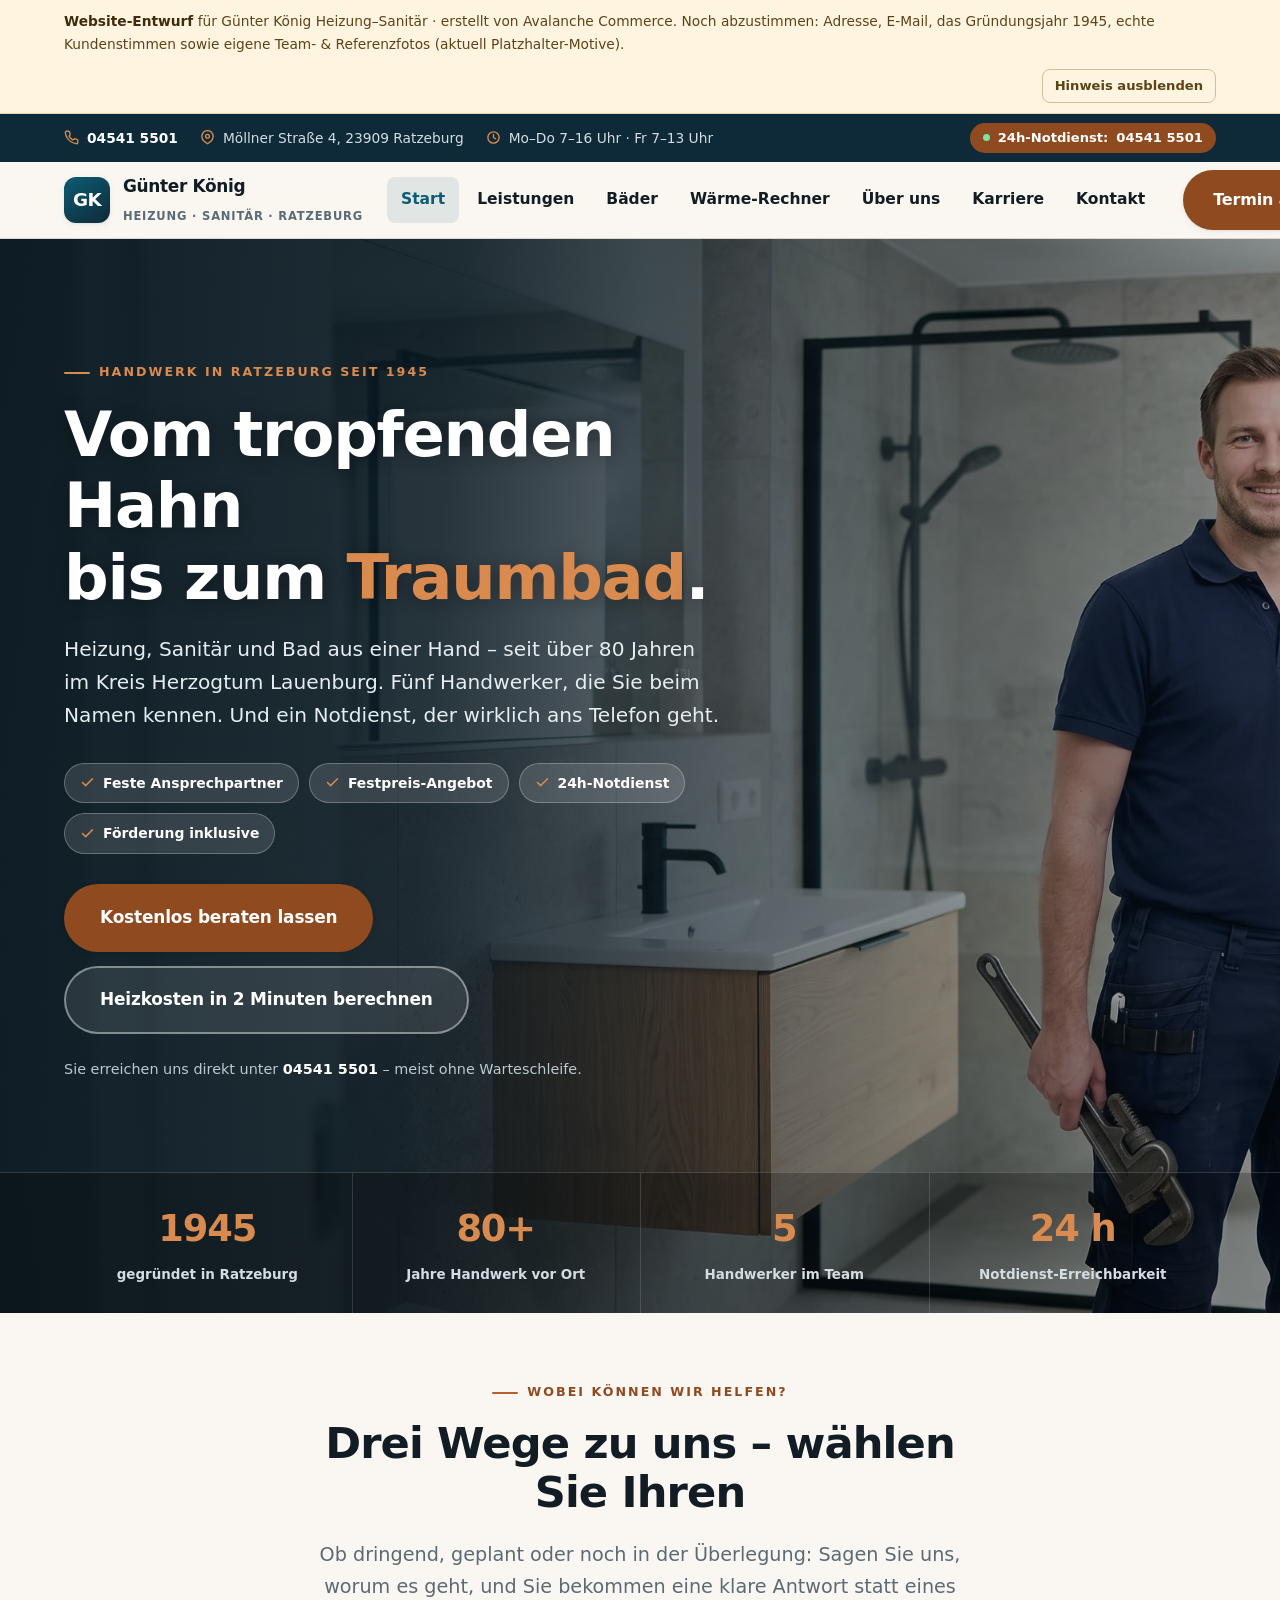
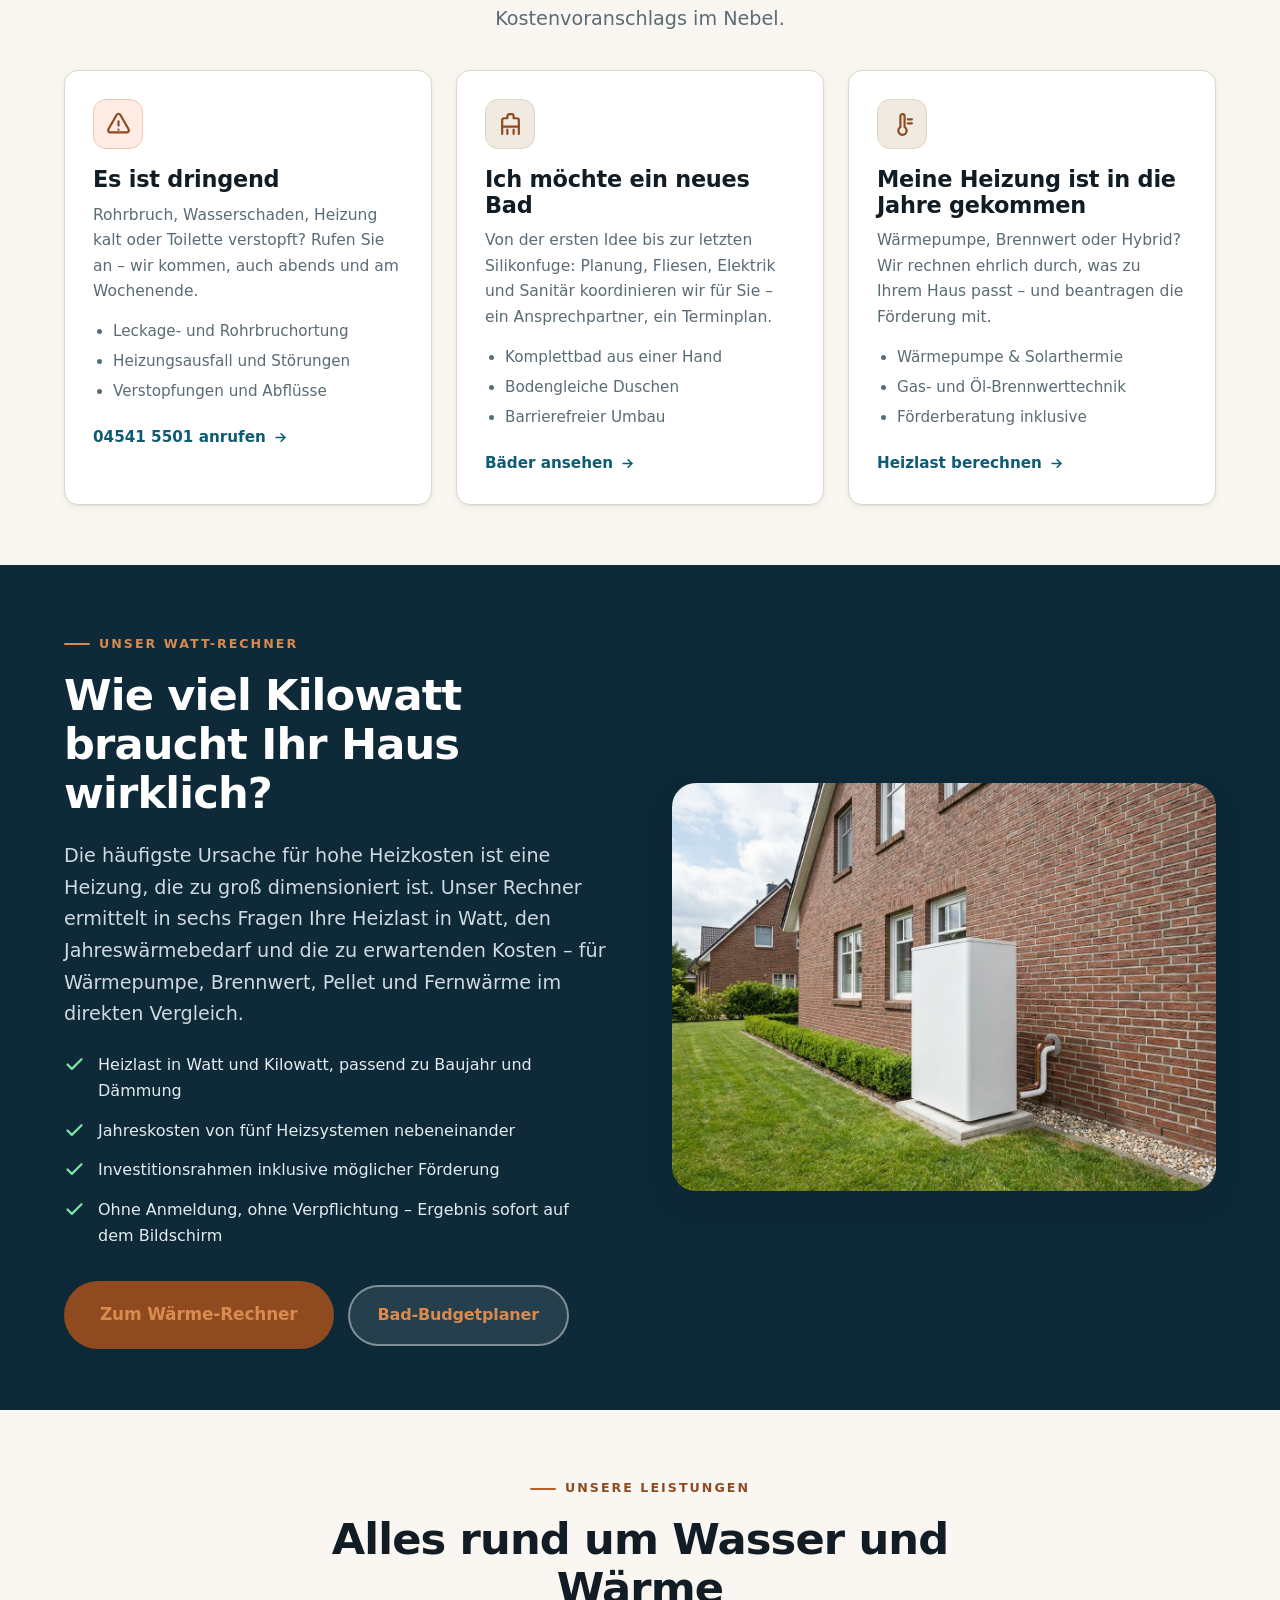
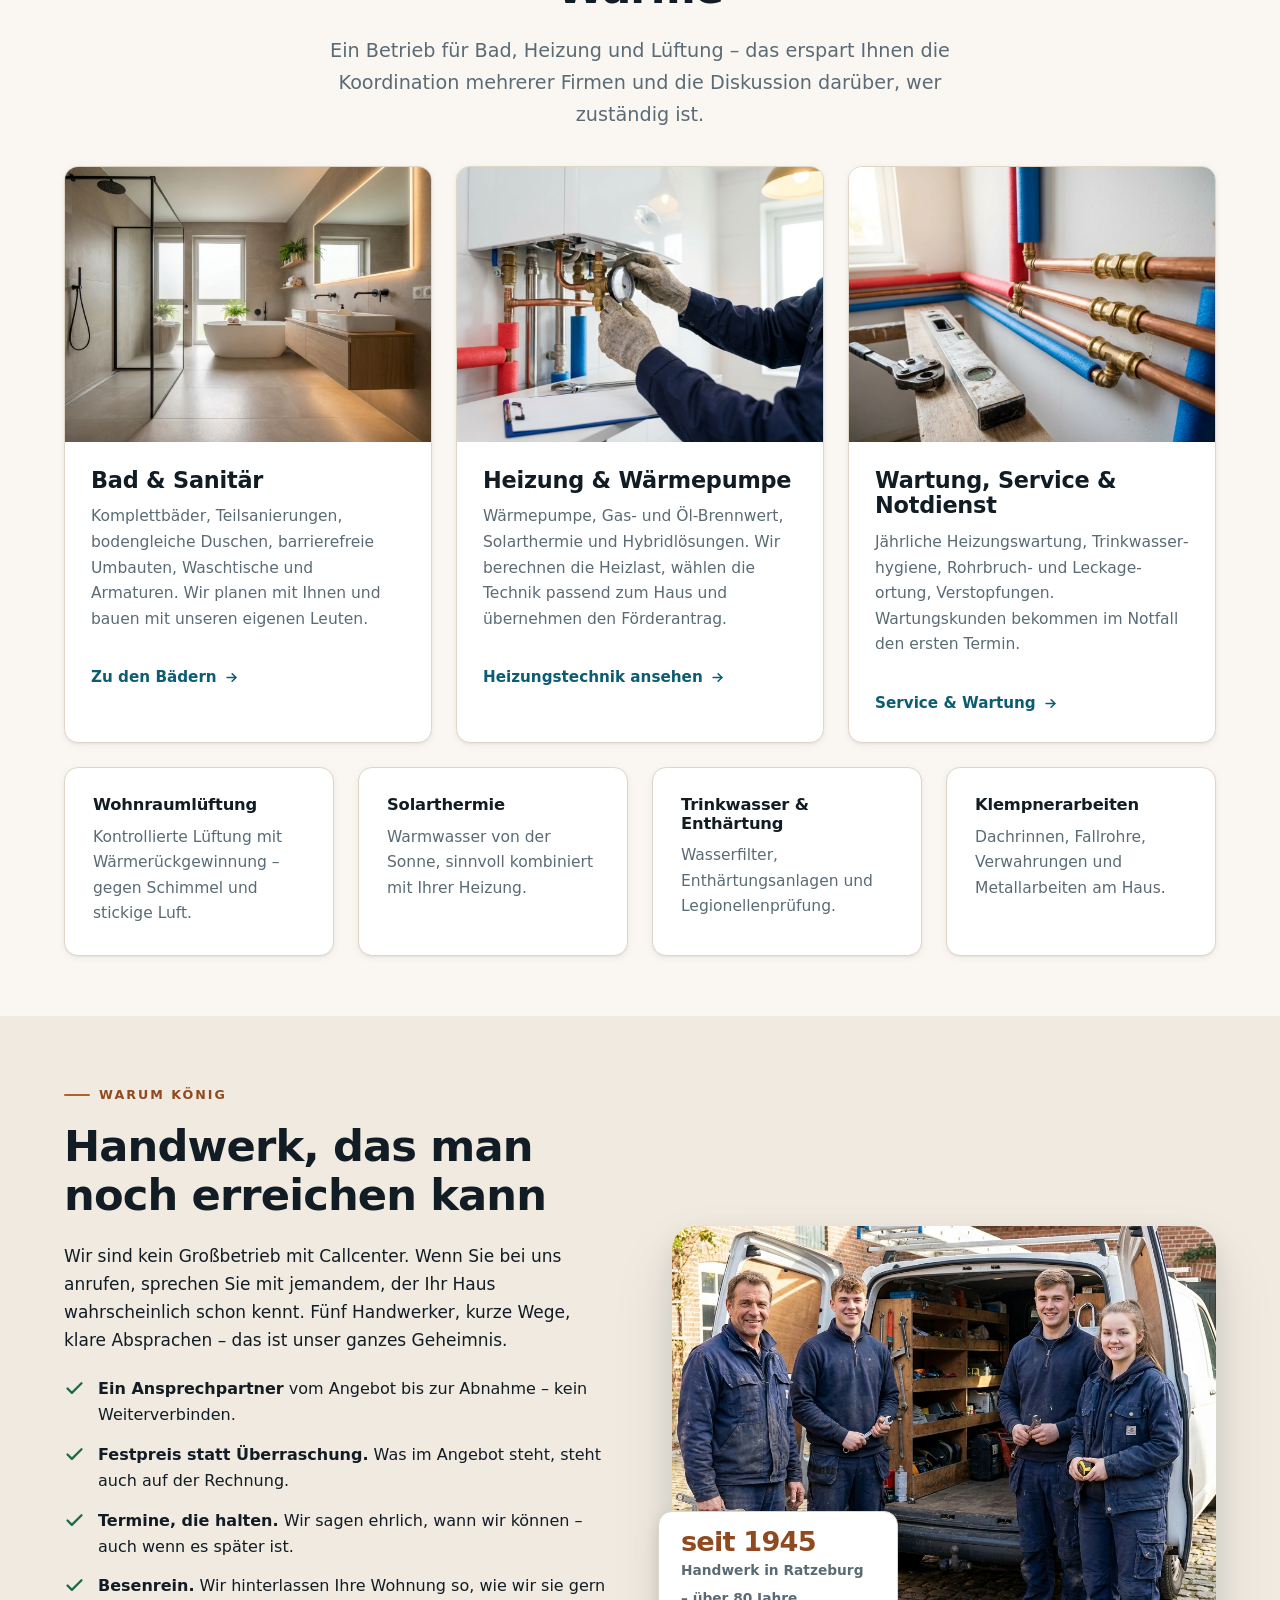
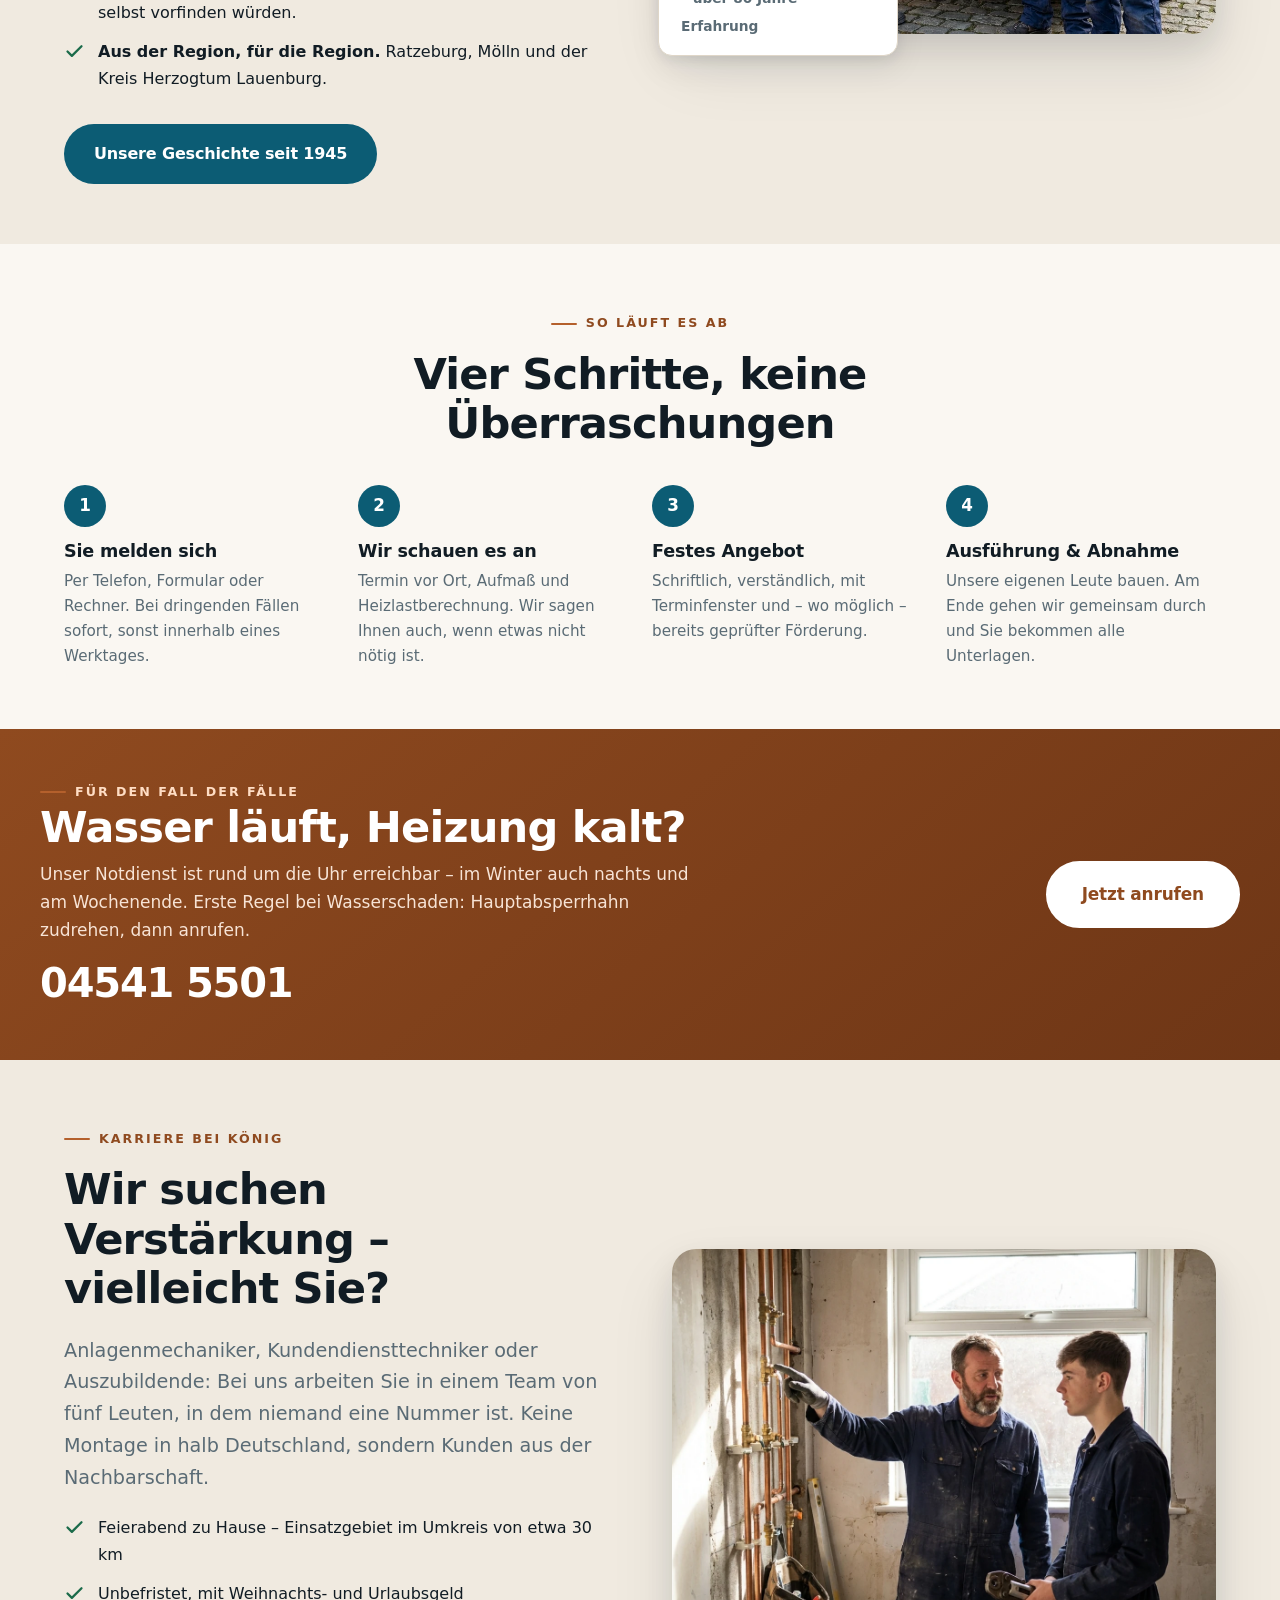
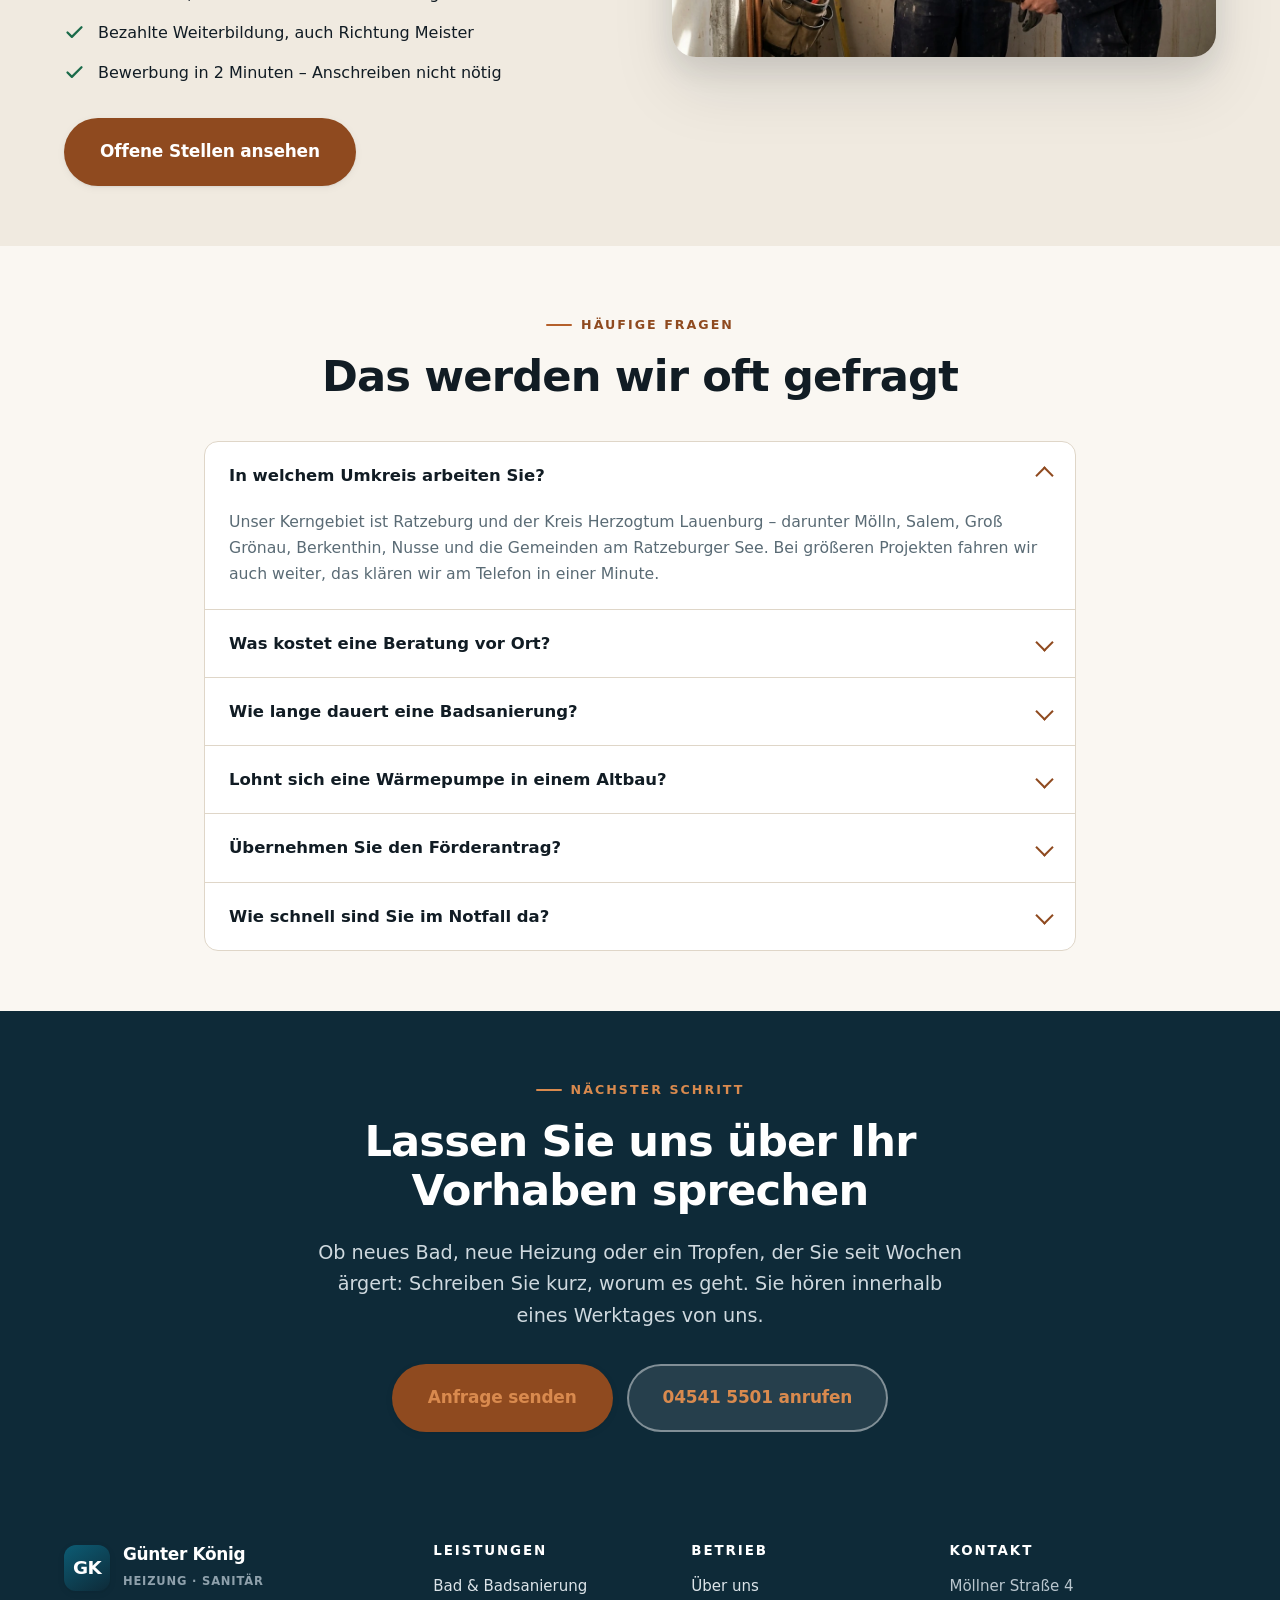
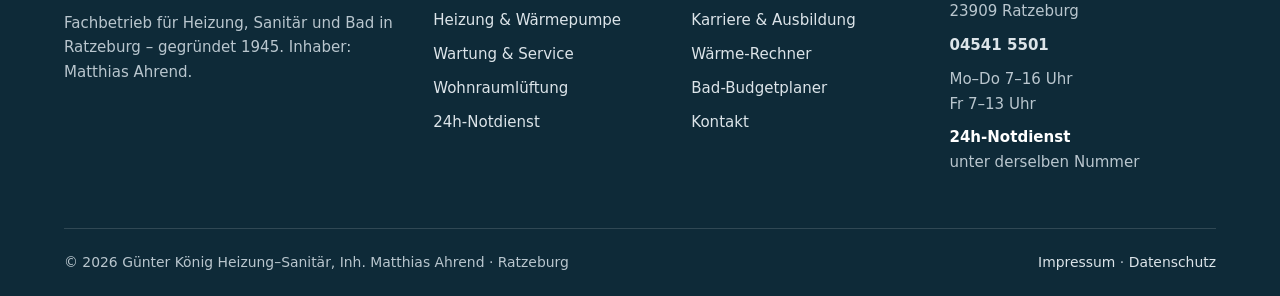
<file: index.html>
<!DOCTYPE html>
<html lang="de">
<head>
<meta charset="utf-8">
<meta name="viewport" content="width=device-width, initial-scale=1">
<title>Günter König Heizung–Sanitär Ratzeburg | Bad, Heizung &amp; Notdienst seit 1945</title>
<meta name="description" content="Ihr Fachbetrieb für Bad, Sanitär und Heizung in Ratzeburg – seit 1945. Badsanierung, Wärmepumpe, Heizungswartung und 24h-Notdienst im Kreis Herzogtum Lauenburg. Jetzt Heizlast berechnen.">
<meta name="theme-color" content="#0E2A38">
<!-- ENTWURFS-VORSCHAU: haelt die Seite aus Suchmaschinen heraus.
     Diese Zeile beim Live-Gang unter eigener Domain ENTFERNEN. -->
<meta name="robots" content="noindex, nofollow">
<link rel="preload" href="img/hero-sanitaer-installateur-ratzeburg.webp" as="image">
<link rel="stylesheet" href="assets/css/style.css">
<link rel="icon" href="data:image/svg+xml,%3Csvg xmlns='http://www.w3.org/2000/svg' viewBox='0 0 64 64'%3E%3Crect width='64' height='64' rx='14' fill='%230E2A38'/%3E%3Ctext x='32' y='44' font-family='Arial,sans-serif' font-size='30' font-weight='bold' fill='%23fff' text-anchor='middle'%3EK%3C/text%3E%3C/svg%3E">
</head>
<body>

<!-- ENTWURFS-HINWEIS · vor dem Live-Gang diese eine Sektion löschen -->
<div class="draftbar"><div class="wrap draftbar__in">
  <span><b>Website-Entwurf</b> für Günter König Heizung–Sanitär · erstellt von Avalanche&nbsp;Commerce. Noch abzustimmen: Adresse, E-Mail, das Gründungsjahr 1945, echte Kundenstimmen sowie eigene Team- &amp; Referenzfotos (aktuell Platzhalter-Motive).</span>
  <button type="button">Hinweis ausblenden</button>
</div></div>

<div class="topbar"><div class="wrap topbar__in">
  <ul>
    <li><svg viewBox="0 0 24 24" fill="none" stroke="currentColor" stroke-width="2.2" stroke-linecap="round" stroke-linejoin="round"><path d="M22 16.9v3a2 2 0 0 1-2.2 2 19.8 19.8 0 0 1-8.6-3.1 19.5 19.5 0 0 1-6-6A19.8 19.8 0 0 1 2.1 4.2 2 2 0 0 1 4.1 2h3a2 2 0 0 1 2 1.7c.1.9.4 1.8.7 2.6a2 2 0 0 1-.5 2.1L8.1 9.9a16 16 0 0 0 6 6l1.5-1.2a2 2 0 0 1 2.1-.5c.8.3 1.7.6 2.6.7a2 2 0 0 1 1.7 2Z"/></svg><a href="tel:+4945415501">04541 5501</a></li>
    <li><svg viewBox="0 0 24 24" fill="none" stroke="currentColor" stroke-width="2.2" stroke-linecap="round" stroke-linejoin="round"><path d="M21 10c0 7-9 12-9 12s-9-5-9-12a9 9 0 0 1 18 0Z"/><circle cx="12" cy="10" r="3"/></svg>Möllner Straße 4, 23909 Ratzeburg</li>
    <li><svg viewBox="0 0 24 24" fill="none" stroke="currentColor" stroke-width="2.2" stroke-linecap="round" stroke-linejoin="round"><circle cx="12" cy="12" r="9"/><path d="M12 7v5l3.5 2"/></svg>Mo–Do 7–16 Uhr · Fr 7–13 Uhr</li>
  </ul>
  <span class="pill-emergency"><span class="dot"></span>24h-Notdienst: <a href="tel:+4945415501">04541 5501</a></span>
</div></div>

<header class="header"><div class="wrap header__in">
  <a class="brand" href="index.html">
    <span class="brand__mark">GK</span>
    <span><span class="brand__name">Günter König</span><br><span class="brand__sub">Heizung · Sanitär · Ratzeburg</span></span>
  </a>
  <nav class="nav" aria-label="Hauptnavigation">
    <a href="index.html" aria-current="page">Start</a>
    <a href="leistungen.html">Leistungen</a>
    <a href="baeder.html">Bäder</a>
    <a href="waerme-rechner.html">Wärme-Rechner</a>
    <a href="ueber-uns.html">Über uns</a>
    <a href="karriere.html">Karriere</a>
    <a href="kontakt.html">Kontakt</a>
  </nav>
  <a class="btn btn--primary" href="kontakt.html">Termin anfragen</a>
  <button class="burger" aria-label="Menü öffnen" aria-expanded="false" aria-controls="mnav"><span></span></button>
</div></header>

<div class="mobilenav" id="mnav">
  <a href="index.html">Start</a>
  <a href="leistungen.html">Leistungen</a>
  <a href="baeder.html">Bäder &amp; Badsanierung</a>
  <a href="waerme-rechner.html">Wärme-Rechner</a>
  <a href="ueber-uns.html">Über uns</a>
  <a href="karriere.html">Karriere</a>
  <a href="kontakt.html">Kontakt</a>
  <a class="btn btn--primary btn--block" href="tel:+4945415501">Jetzt anrufen: 04541 5501</a>
</div>

<!-- ============ HERO ============ -->
<section class="hero">
  <div class="hero__media">
    <!-- 3:2-Motiv, absichtlich schmaler als der Hero-Container: dadurch beschneidet
         object-fit:cover nur oben/unten, und der Handwerker bleibt bei 75 % der
         Breite – also rechts in der freien Wandfläche, neben dem Text.
         Senkrecht bei 22 %, damit der Kopf nicht angeschnitten wird. -->
    <img src="img/hero-sanitaer-installateur-ratzeburg.webp" alt="Sanitärinstallateur der Klempnerei Günter König in einem neu sanierten Badezimmer in Ratzeburg" style="object-position:left 22%">
  </div>
  <div class="hero__scrim"></div>
  <div class="hero__in"><div class="wrap"><div class="hero__grid"><div class="hero__col">
    <p class="eyebrow">Handwerk in Ratzeburg seit 1945</p>
    <h1>Vom tropfenden Hahn<br>bis zum <em>Traumbad</em>.</h1>
    <p class="hero__lead">Heizung, Sanitär und Bad aus einer Hand – seit über 80 Jahren im Kreis Herzogtum Lauenburg. Fünf Handwerker, die Sie beim Namen kennen. Und ein Notdienst, der wirklich ans Telefon geht.</p>
    <div class="hero__badges">
      <span class="hbadge"><svg viewBox="0 0 24 24" fill="none" stroke="currentColor" stroke-width="2.4" stroke-linecap="round" stroke-linejoin="round"><polyline points="20 6 9 17 4 12"/></svg>Feste Ansprechpartner</span>
      <span class="hbadge"><svg viewBox="0 0 24 24" fill="none" stroke="currentColor" stroke-width="2.4" stroke-linecap="round" stroke-linejoin="round"><polyline points="20 6 9 17 4 12"/></svg>Festpreis-Angebot</span>
      <span class="hbadge"><svg viewBox="0 0 24 24" fill="none" stroke="currentColor" stroke-width="2.4" stroke-linecap="round" stroke-linejoin="round"><polyline points="20 6 9 17 4 12"/></svg>24h-Notdienst</span>
      <span class="hbadge"><svg viewBox="0 0 24 24" fill="none" stroke="currentColor" stroke-width="2.4" stroke-linecap="round" stroke-linejoin="round"><polyline points="20 6 9 17 4 12"/></svg>Förderung inklusive</span>
    </div>
    <div class="btn-row">
      <a class="btn btn--primary btn--lg" href="kontakt.html">Kostenlos beraten lassen</a>
      <a class="btn btn--onNavy btn--lg" href="waerme-rechner.html">Heizkosten in 2 Minuten berechnen</a>
    </div>
    <p class="hero__note">Sie erreichen uns direkt unter <a href="tel:+4945415501" style="color:#fff;font-weight:700">04541 5501</a> – meist ohne Warteschleife.</p>
  </div></div></div></div>

  <div class="stats"><div class="wrap stats__in">
    <!-- Jahreszahl bewusst OHNE data-count: eine hochzählende Jahreszahl
         zeigt unterwegs Unsinn („1.393") statt eines Datums. -->
    <div class="stat"><b>1945</b><span>gegründet in Ratzeburg</span></div>
    <div class="stat"><b><span data-count="80" data-suffix="+">80+</span></b><span>Jahre Handwerk vor Ort</span></div>
    <div class="stat"><b><span data-count="5">5</span></b><span>Handwerker im Team</span></div>
    <div class="stat"><b>24 h</b><span>Notdienst-Erreichbarkeit</span></div>
  </div></div>
</section>

<!-- ============ EINSTIEG: WAS BRAUCHEN SIE? ============ -->
<section class="section">
  <div class="wrap">
    <div class="center mw-head">
      <p class="eyebrow">Wobei können wir helfen?</p>
      <h2>Drei Wege zu uns – wählen Sie Ihren</h2>
      <p class="lead">Ob dringend, geplant oder noch in der Überlegung: Sagen Sie uns, worum es geht, und Sie bekommen eine klare Antwort statt eines Kostenvoranschlags im Nebel.</p>
    </div>

    <div class="grid grid--3" style="margin-top:36px">
      <article class="card card--hover">
        <div class="card__icon" style="background:#FDEBE4;border-color:#F0C9B6;color:#8F4A1F">
          <svg viewBox="0 0 24 24" fill="none" stroke="currentColor" stroke-width="2.1" stroke-linecap="round" stroke-linejoin="round"><path d="M10.3 2.6a2 2 0 0 1 3.4 0l8 14a2 2 0 0 1-1.7 3H4a2 2 0 0 1-1.7-3Z"/><path d="M12 9v4"/><path d="M12 17h.01"/></svg>
        </div>
        <h3>Es ist dringend</h3>
        <p>Rohrbruch, Wasserschaden, Heizung kalt oder Toilette verstopft? Rufen Sie an – wir kommen, auch abends und am Wochenende.</p>
        <ul>
          <li>Leckage- und Rohrbruchortung</li>
          <li>Heizungsausfall und Störungen</li>
          <li>Verstopfungen und Abflüsse</li>
        </ul>
        <a class="card__link" href="tel:+4945415501">04541 5501 anrufen
          <svg viewBox="0 0 24 24" fill="none" stroke="currentColor" stroke-width="2.6" stroke-linecap="round" stroke-linejoin="round"><path d="M5 12h14"/><path d="m13 6 6 6-6 6"/></svg></a>
      </article>

      <article class="card card--hover">
        <div class="card__icon">
          <svg viewBox="0 0 24 24" fill="none" stroke="currentColor" stroke-width="2.1" stroke-linecap="round" stroke-linejoin="round"><path d="M4 21V8a2 2 0 0 1 2-2h3V4a2 2 0 0 1 2-2h2a2 2 0 0 1 2 2v2h3a2 2 0 0 1 2 2v13"/><path d="M4 14h16"/><path d="M9 21v-4"/><path d="M15 21v-4"/></svg>
        </div>
        <h3>Ich möchte ein neues Bad</h3>
        <p>Von der ersten Idee bis zur letzten Silikonfuge: Planung, Fliesen, Elektrik und Sanitär koordinieren wir für Sie – ein Ansprechpartner, ein Termin­plan.</p>
        <ul>
          <li>Komplettbad aus einer Hand</li>
          <li>Bodengleiche Duschen</li>
          <li>Barrierefreier Umbau</li>
        </ul>
        <a class="card__link" href="baeder.html">Bäder ansehen
          <svg viewBox="0 0 24 24" fill="none" stroke="currentColor" stroke-width="2.6" stroke-linecap="round" stroke-linejoin="round"><path d="M5 12h14"/><path d="m13 6 6 6-6 6"/></svg></a>
      </article>

      <article class="card card--hover">
        <div class="card__icon">
          <svg viewBox="0 0 24 24" fill="none" stroke="currentColor" stroke-width="2.1" stroke-linecap="round" stroke-linejoin="round"><path d="M14 4v10.5a4 4 0 1 1-4 0V4a2 2 0 0 1 4 0Z"/><path d="M17 7h4"/><path d="M17 11h4"/></svg>
        </div>
        <h3>Meine Heizung ist in die Jahre gekommen</h3>
        <p>Wärmepumpe, Brennwert oder Hybrid? Wir rechnen ehrlich durch, was zu Ihrem Haus passt – und beantragen die Förderung mit.</p>
        <ul>
          <li>Wärmepumpe &amp; Solarthermie</li>
          <li>Gas- und Öl-Brennwerttechnik</li>
          <li>Förderberatung inklusive</li>
        </ul>
        <a class="card__link" href="waerme-rechner.html">Heizlast berechnen
          <svg viewBox="0 0 24 24" fill="none" stroke="currentColor" stroke-width="2.6" stroke-linecap="round" stroke-linejoin="round"><path d="M5 12h14"/><path d="m13 6 6 6-6 6"/></svg></a>
      </article>
    </div>
  </div>
</section>

<!-- ============ WATT-RECHNER TEASER ============ -->
<section class="section section--navy">
  <div class="wrap">
    <div class="split">
      <div>
        <p class="eyebrow">Unser Watt-Rechner</p>
        <h2>Wie viel Kilowatt braucht Ihr Haus wirklich?</h2>
        <p class="lead">Die häufigste Ursache für hohe Heizkosten ist eine Heizung, die zu groß dimensioniert ist. Unser Rechner ermittelt in sechs Fragen Ihre Heizlast in Watt, den Jahres­wärme­bedarf und die zu erwartenden Kosten – für Wärmepumpe, Brennwert, Pellet und Fernwärme im direkten Vergleich.</p>
        <ul class="checks">
          <li><svg viewBox="0 0 24 24" fill="none" stroke="currentColor" stroke-width="2.6" stroke-linecap="round" stroke-linejoin="round"><polyline points="20 6 9 17 4 12"/></svg><span>Heizlast in Watt und Kilowatt, passend zu Baujahr und Dämmung</span></li>
          <li><svg viewBox="0 0 24 24" fill="none" stroke="currentColor" stroke-width="2.6" stroke-linecap="round" stroke-linejoin="round"><polyline points="20 6 9 17 4 12"/></svg><span>Jahreskosten von fünf Heizsystemen nebeneinander</span></li>
          <li><svg viewBox="0 0 24 24" fill="none" stroke="currentColor" stroke-width="2.6" stroke-linecap="round" stroke-linejoin="round"><polyline points="20 6 9 17 4 12"/></svg><span>Investitionsrahmen inklusive möglicher Förderung</span></li>
          <li><svg viewBox="0 0 24 24" fill="none" stroke="currentColor" stroke-width="2.6" stroke-linecap="round" stroke-linejoin="round"><polyline points="20 6 9 17 4 12"/></svg><span>Ohne Anmeldung, ohne Verpflichtung – Ergebnis sofort auf dem Bildschirm</span></li>
        </ul>
        <div class="btn-row" style="margin-top:32px">
          <a class="btn btn--primary btn--lg" href="waerme-rechner.html">Zum Wärme-Rechner</a>
          <a class="btn btn--onNavy" href="baeder.html#badplaner">Bad-Budgetplaner</a>
        </div>
      </div>
      <div class="split__media split__media--stack">
        <img src="img/waermepumpe-einfamilienhaus-norddeutschland.webp" alt="Luft-Wasser-Wärmepumpe an einem Einfamilienhaus mit Klinkerfassade im Kreis Herzogtum Lauenburg">
      </div>
    </div>
  </div>
</section>

<!-- ============ LEISTUNGEN ============ -->
<section class="section">
  <div class="wrap">
    <div class="center mw-head">
      <p class="eyebrow">Unsere Leistungen</p>
      <h2>Alles rund um Wasser und Wärme</h2>
      <p class="lead">Ein Betrieb für Bad, Heizung und Lüftung – das erspart Ihnen die Koordination mehrerer Firmen und die Diskussion darüber, wer zuständig ist.</p>
    </div>

    <div class="grid grid--3" style="margin-top:36px">
      <article class="mediacard">
        <div class="mediacard__img"><img src="img/badsanierung-modernes-badezimmer-ratzeburg.webp" alt="Modern saniertes Badezimmer mit bodengleicher Dusche und Holzwaschtisch"></div>
        <div class="mediacard__body">
          <h3>Bad &amp; Sanitär</h3>
          <p>Komplettbäder, Teilsanierungen, bodengleiche Duschen, barrierefreie Umbauten, Waschtische und Armaturen. Wir planen mit Ihnen und bauen mit unseren eigenen Leuten.</p>
          <a class="card__link" href="baeder.html">Zu den Bädern
            <svg viewBox="0 0 24 24" fill="none" stroke="currentColor" stroke-width="2.6" stroke-linecap="round" stroke-linejoin="round"><path d="M5 12h14"/><path d="m13 6 6 6-6 6"/></svg></a>
        </div>
      </article>

      <article class="mediacard">
        <div class="mediacard__img"><img src="img/heizungswartung-kundendienst-heizung.webp" alt="Heizungswartung: Monteur prüft den Druck an einer modernen Brennwertheizung"></div>
        <div class="mediacard__body">
          <h3>Heizung &amp; Wärmepumpe</h3>
          <p>Wärmepumpe, Gas- und Öl-Brennwert, Solarthermie und Hybridlösungen. Wir berechnen die Heizlast, wählen die Technik passend zum Haus und übernehmen den Förderantrag.</p>
          <a class="card__link" href="leistungen.html#heizung">Heizungstechnik ansehen
            <svg viewBox="0 0 24 24" fill="none" stroke="currentColor" stroke-width="2.6" stroke-linecap="round" stroke-linejoin="round"><path d="M5 12h14"/><path d="m13 6 6 6-6 6"/></svg></a>
        </div>
      </article>

      <article class="mediacard">
        <div class="mediacard__img"><img src="img/sanitaerinstallation-kupferrohre-handwerk.webp" alt="Sauber verlegte Kupferrohre und Pressfittinge einer Sanitärinstallation"></div>
        <div class="mediacard__body">
          <h3>Wartung, Service &amp; Notdienst</h3>
          <p>Jährliche Heizungswartung, Trinkwasser­hygiene, Rohrbruch- und Leckage­ortung, Verstopfungen. Wartungskunden bekommen im Notfall den ersten Termin.</p>
          <a class="card__link" href="leistungen.html#service">Service &amp; Wartung
            <svg viewBox="0 0 24 24" fill="none" stroke="currentColor" stroke-width="2.6" stroke-linecap="round" stroke-linejoin="round"><path d="M5 12h14"/><path d="m13 6 6 6-6 6"/></svg></a>
        </div>
      </article>
    </div>

    <div class="grid grid--4" style="margin-top:24px">
      <div class="card"><h3 style="font-size:1.02rem">Wohnraumlüftung</h3><p>Kontrollierte Lüftung mit Wärme­rückgewinnung – gegen Schimmel und stickige Luft.</p></div>
      <div class="card"><h3 style="font-size:1.02rem">Solarthermie</h3><p>Warmwasser von der Sonne, sinnvoll kombiniert mit Ihrer Heizung.</p></div>
      <div class="card"><h3 style="font-size:1.02rem">Trinkwasser &amp; Enthärtung</h3><p>Wasserfilter, Enthärtungsanlagen und Legionellen­prüfung.</p></div>
      <div class="card"><h3 style="font-size:1.02rem">Klempnerarbeiten</h3><p>Dachrinnen, Fallrohre, Verwahrungen und Metallarbeiten am Haus.</p></div>
    </div>
  </div>
</section>

<!-- ============ WARUM WIR ============ -->
<section class="section section--sand">
  <div class="wrap">
    <div class="split split--rev">
      <div class="split__media split__media--stack">
        <img src="img/team-handwerk-karriere-klempnerei.webp" alt="Das Team der Klempnerei Günter König vor dem Servicefahrzeug">
        <!-- „über drei Generationen" war eine unbelegte Behauptung – die
             Eigentümer-Historie des Betriebs ist nicht bekannt. -->
        <div class="badge-float"><b>seit 1945</b><span>Handwerk in Ratzeburg – über 80 Jahre Erfahrung</span></div>
      </div>
      <div>
        <p class="eyebrow">Warum König</p>
        <h2>Handwerk, das man noch erreichen kann</h2>
        <p>Wir sind kein Großbetrieb mit Callcenter. Wenn Sie bei uns anrufen, sprechen Sie mit jemandem, der Ihr Haus wahrscheinlich schon kennt. Fünf Handwerker, kurze Wege, klare Absprachen – das ist unser ganzes Geheimnis.</p>
        <ul class="checks">
          <li><svg viewBox="0 0 24 24" fill="none" stroke="currentColor" stroke-width="2.6" stroke-linecap="round" stroke-linejoin="round"><polyline points="20 6 9 17 4 12"/></svg><span><b>Ein Ansprechpartner</b> vom Angebot bis zur Abnahme – kein Weiterverbinden.</span></li>
          <li><svg viewBox="0 0 24 24" fill="none" stroke="currentColor" stroke-width="2.6" stroke-linecap="round" stroke-linejoin="round"><polyline points="20 6 9 17 4 12"/></svg><span><b>Festpreis statt Überraschung.</b> Was im Angebot steht, steht auch auf der Rechnung.</span></li>
          <li><svg viewBox="0 0 24 24" fill="none" stroke="currentColor" stroke-width="2.6" stroke-linecap="round" stroke-linejoin="round"><polyline points="20 6 9 17 4 12"/></svg><span><b>Termine, die halten.</b> Wir sagen ehrlich, wann wir können – auch wenn es später ist.</span></li>
          <li><svg viewBox="0 0 24 24" fill="none" stroke="currentColor" stroke-width="2.6" stroke-linecap="round" stroke-linejoin="round"><polyline points="20 6 9 17 4 12"/></svg><span><b>Besenrein.</b> Wir hinterlassen Ihre Wohnung so, wie wir sie gern selbst vorfinden würden.</span></li>
          <li><svg viewBox="0 0 24 24" fill="none" stroke="currentColor" stroke-width="2.6" stroke-linecap="round" stroke-linejoin="round"><polyline points="20 6 9 17 4 12"/></svg><span><b>Aus der Region, für die Region.</b> Ratzeburg, Mölln und der Kreis Herzogtum Lauenburg.</span></li>
        </ul>
        <div class="btn-row" style="margin-top:32px">
          <a class="btn btn--petrol" href="ueber-uns.html">Unsere Geschichte seit 1945</a>
        </div>
      </div>
    </div>
  </div>
</section>

<!-- ============ ABLAUF ============ -->
<section class="section">
  <div class="wrap">
    <div class="center mw-head">
      <p class="eyebrow">So läuft es ab</p>
      <h2>Vier Schritte, keine Überraschungen</h2>
    </div>
    <div class="steps" style="margin-top:36px">
      <div class="step"><h3>Sie melden sich</h3><p>Per Telefon, Formular oder Rechner. Bei dringenden Fällen sofort, sonst innerhalb eines Werktages.</p></div>
      <div class="step"><h3>Wir schauen es an</h3><p>Termin vor Ort, Aufmaß und Heizlast­berechnung. Wir sagen Ihnen auch, wenn etwas nicht nötig ist.</p></div>
      <div class="step"><h3>Festes Angebot</h3><p>Schriftlich, verständlich, mit Terminfenster und – wo möglich – bereits geprüfter Förderung.</p></div>
      <div class="step"><h3>Ausführung &amp; Abnahme</h3><p>Unsere eigenen Leute bauen. Am Ende gehen wir gemeinsam durch und Sie bekommen alle Unterlagen.</p></div>
    </div>
  </div>
</section>

<!-- ============ NOTDIENST ============ -->
<section class="emergency">
  <div class="wrap emergency__in">
    <div>
      <p class="eyebrow" style="color:#FFDDC4">Für den Fall der Fälle</p>
      <h2>Wasser läuft, Heizung kalt?</h2>
      <p>Unser Notdienst ist rund um die Uhr erreichbar – im Winter auch nachts und am Wochenende. Erste Regel bei Wasserschaden: Hauptabsperrhahn zudrehen, dann anrufen.</p>
      <a class="tel-big" href="tel:+4945415501">04541 5501</a>
    </div>
    <div><a class="btn btn--lg" href="tel:+4945415501">Jetzt anrufen</a></div>
  </div>
</section>

<!-- ============ KARRIERE TEASER ============ -->
<section class="section section--sand">
  <div class="wrap">
    <div class="split">
      <div>
        <p class="eyebrow">Karriere bei König</p>
        <h2>Wir suchen Verstärkung – vielleicht Sie?</h2>
        <p class="lead">Anlagenmechaniker, Kundendienst­techniker oder Auszubildende: Bei uns arbeiten Sie in einem Team von fünf Leuten, in dem niemand eine Nummer ist. Keine Montage in halb Deutschland, sondern Kunden aus der Nachbarschaft.</p>
        <ul class="checks">
          <li><svg viewBox="0 0 24 24" fill="none" stroke="currentColor" stroke-width="2.6" stroke-linecap="round" stroke-linejoin="round"><polyline points="20 6 9 17 4 12"/></svg><span>Feierabend zu Hause – Einsatzgebiet im Umkreis von etwa 30 km</span></li>
          <li><svg viewBox="0 0 24 24" fill="none" stroke="currentColor" stroke-width="2.6" stroke-linecap="round" stroke-linejoin="round"><polyline points="20 6 9 17 4 12"/></svg><span>Unbefristet, mit Weihnachts- und Urlaubsgeld</span></li>
          <li><svg viewBox="0 0 24 24" fill="none" stroke="currentColor" stroke-width="2.6" stroke-linecap="round" stroke-linejoin="round"><polyline points="20 6 9 17 4 12"/></svg><span>Bezahlte Weiterbildung, auch Richtung Meister</span></li>
          <li><svg viewBox="0 0 24 24" fill="none" stroke="currentColor" stroke-width="2.6" stroke-linecap="round" stroke-linejoin="round"><polyline points="20 6 9 17 4 12"/></svg><span>Bewerbung in 2 Minuten – Anschreiben nicht nötig</span></li>
        </ul>
        <div class="btn-row" style="margin-top:32px">
          <a class="btn btn--primary btn--lg" href="karriere.html">Offene Stellen ansehen</a>
        </div>
      </div>
      <div class="split__media split__media--stack">
        <img src="img/ausbildung-meister-azubi-klempnerei.webp" alt="Meister erklärt einem Auszubildenden die Sanitärinstallation – Ausbildung bei der Klempnerei Günter König">
      </div>
    </div>
  </div>
</section>

<!-- ============ FAQ ============ -->
<section class="section">
  <div class="wrap" style="max-width:920px">
    <div class="center mw-head">
      <p class="eyebrow">Häufige Fragen</p>
      <h2>Das werden wir oft gefragt</h2>
    </div>
    <div class="faq" style="margin-top:40px">
      <details open>
        <summary>In welchem Umkreis arbeiten Sie?</summary>
        <div class="faq__a">Unser Kerngebiet ist Ratzeburg und der Kreis Herzogtum Lauenburg – darunter Mölln, Salem, Groß Grönau, Berkenthin, Nusse und die Gemeinden am Ratzeburger See. Bei größeren Projekten fahren wir auch weiter, das klären wir am Telefon in einer Minute.</div>
      </details>
      <details>
        <summary>Was kostet eine Beratung vor Ort?</summary>
        <div class="faq__a">Das Erstgespräch und das Angebot sind für Sie kostenfrei. Erst wenn Messungen oder eine Heizlastberechnung nach Norm nötig werden, sprechen wir vorher offen über die Kosten – nie im Nachhinein.</div>
      </details>
      <details>
        <summary>Wie lange dauert eine Badsanierung?</summary>
        <div class="faq__a">Ein durchschnittliches Familienbad von etwa 8 m² ist bei einer Komplettsanierung in rund zwei bis drei Wochen fertig, davon etwa zehn Arbeitstage mit Handwerkern im Haus. Wird auch der Grundriss verändert oder werden Leitungen erneuert, kommt eine Woche hinzu. Eine erste Einschätzung für Ihr Bad gibt Ihnen unser <a href="baeder.html#badplaner">Bad-Budgetplaner</a>.</div>
      </details>
      <details>
        <summary>Lohnt sich eine Wärmepumpe in einem Altbau?</summary>
        <div class="faq__a">Häufiger als viele denken – entscheidend ist nicht das Baujahr, sondern die nötige Vorlauftemperatur. Liegt sie unter etwa 55 °C, arbeitet eine Wärmepumpe wirtschaftlich. Oft genügt es, in zwei oder drei Räumen größere Heizkörper einzusetzen. Wir prüfen das an Ihrem Haus, statt es pauschal zu beantworten. Eine erste Orientierung liefert der <a href="waerme-rechner.html">Wärme-Rechner</a>.</div>
      </details>
      <details>
        <summary>Übernehmen Sie den Förderantrag?</summary>
        <div class="faq__a">Ja. Wir stellen die technischen Nachweise zusammen und begleiten den Antrag bei der KfW beziehungsweise dem BAFA. Sie müssen sich nicht durch Formulare arbeiten – wichtig ist nur, dass der Antrag <b>vor</b> der Auftragserteilung gestellt wird. Auch das planen wir mit ein.</div>
      </details>
      <details>
        <summary>Wie schnell sind Sie im Notfall da?</summary>
        <div class="faq__a">Innerhalb unseres Kerngebiets in der Regel am selben Tag, bei akutem Wasseraustritt so schnell wie möglich. Wartungskunden haben Vorrang. Rufen Sie im Zweifel einfach an – wir sagen Ihnen ehrlich, wann wir es schaffen.</div>
      </details>
    </div>
  </div>
</section>

<!-- ============ CTA ============ -->
<section class="section section--navy">
  <div class="wrap center mw-head">
    <p class="eyebrow">Nächster Schritt</p>
    <h2>Lassen Sie uns über Ihr Vorhaben sprechen</h2>
    <p class="lead">Ob neues Bad, neue Heizung oder ein Tropfen, der Sie seit Wochen ärgert: Schreiben Sie kurz, worum es geht. Sie hören innerhalb eines Werktages von uns.</p>
    <div class="btn-row" style="margin-top:32px">
      <a class="btn btn--primary btn--lg" href="kontakt.html">Anfrage senden</a>
      <a class="btn btn--onNavy btn--lg" href="tel:+4945415501">04541 5501 anrufen</a>
    </div>
  </div>
</section>

<footer class="footer">
  <div class="wrap">
    <div class="footer__grid">
      <div>
        <a class="brand" href="index.html" style="margin-bottom:18px">
          <span class="brand__mark">GK</span>
          <span><span class="brand__name">Günter König</span><br><span class="brand__sub">Heizung · Sanitär</span></span>
        </a>
        <p>Fachbetrieb für Heizung, Sanitär und Bad in Ratzeburg – gegründet 1945. Inhaber: Matthias Ahrend.</p>
      </div>
      <div>
        <h4>Leistungen</h4>
        <ul>
          <li><a href="baeder.html">Bad &amp; Badsanierung</a></li>
          <li><a href="leistungen.html#heizung">Heizung &amp; Wärmepumpe</a></li>
          <li><a href="leistungen.html#service">Wartung &amp; Service</a></li>
          <li><a href="leistungen.html#lueftung">Wohnraumlüftung</a></li>
          <li><a href="leistungen.html#notdienst">24h-Notdienst</a></li>
        </ul>
      </div>
      <div>
        <h4>Betrieb</h4>
        <ul>
          <li><a href="ueber-uns.html">Über uns</a></li>
          <li><a href="karriere.html">Karriere &amp; Ausbildung</a></li>
          <li><a href="waerme-rechner.html">Wärme-Rechner</a></li>
          <li><a href="baeder.html#badplaner">Bad-Budgetplaner</a></li>
          <li><a href="kontakt.html">Kontakt</a></li>
        </ul>
      </div>
      <div>
        <h4>Kontakt</h4>
        <ul>
          <li>Möllner Straße 4<br>23909 Ratzeburg</li>
          <li><a href="tel:+4945415501"><b>04541 5501</b></a></li>
          <li>Mo–Do 7–16 Uhr<br>Fr 7–13 Uhr</li>
          <li><b style="color:#fff">24h-Notdienst</b><br>unter derselben Nummer</li>
        </ul>
      </div>
    </div>
    <div class="footer__bottom">
      <span>© 2026 Günter König Heizung–Sanitär, Inh. Matthias Ahrend · Ratzeburg</span>
      <span><a href="kontakt.html#impressum">Impressum</a> · <a href="kontakt.html#datenschutz">Datenschutz</a></span>
    </div>
  </div>
</footer>

<script src="assets/js/main.js"></script>
</body>
</html>
</file>
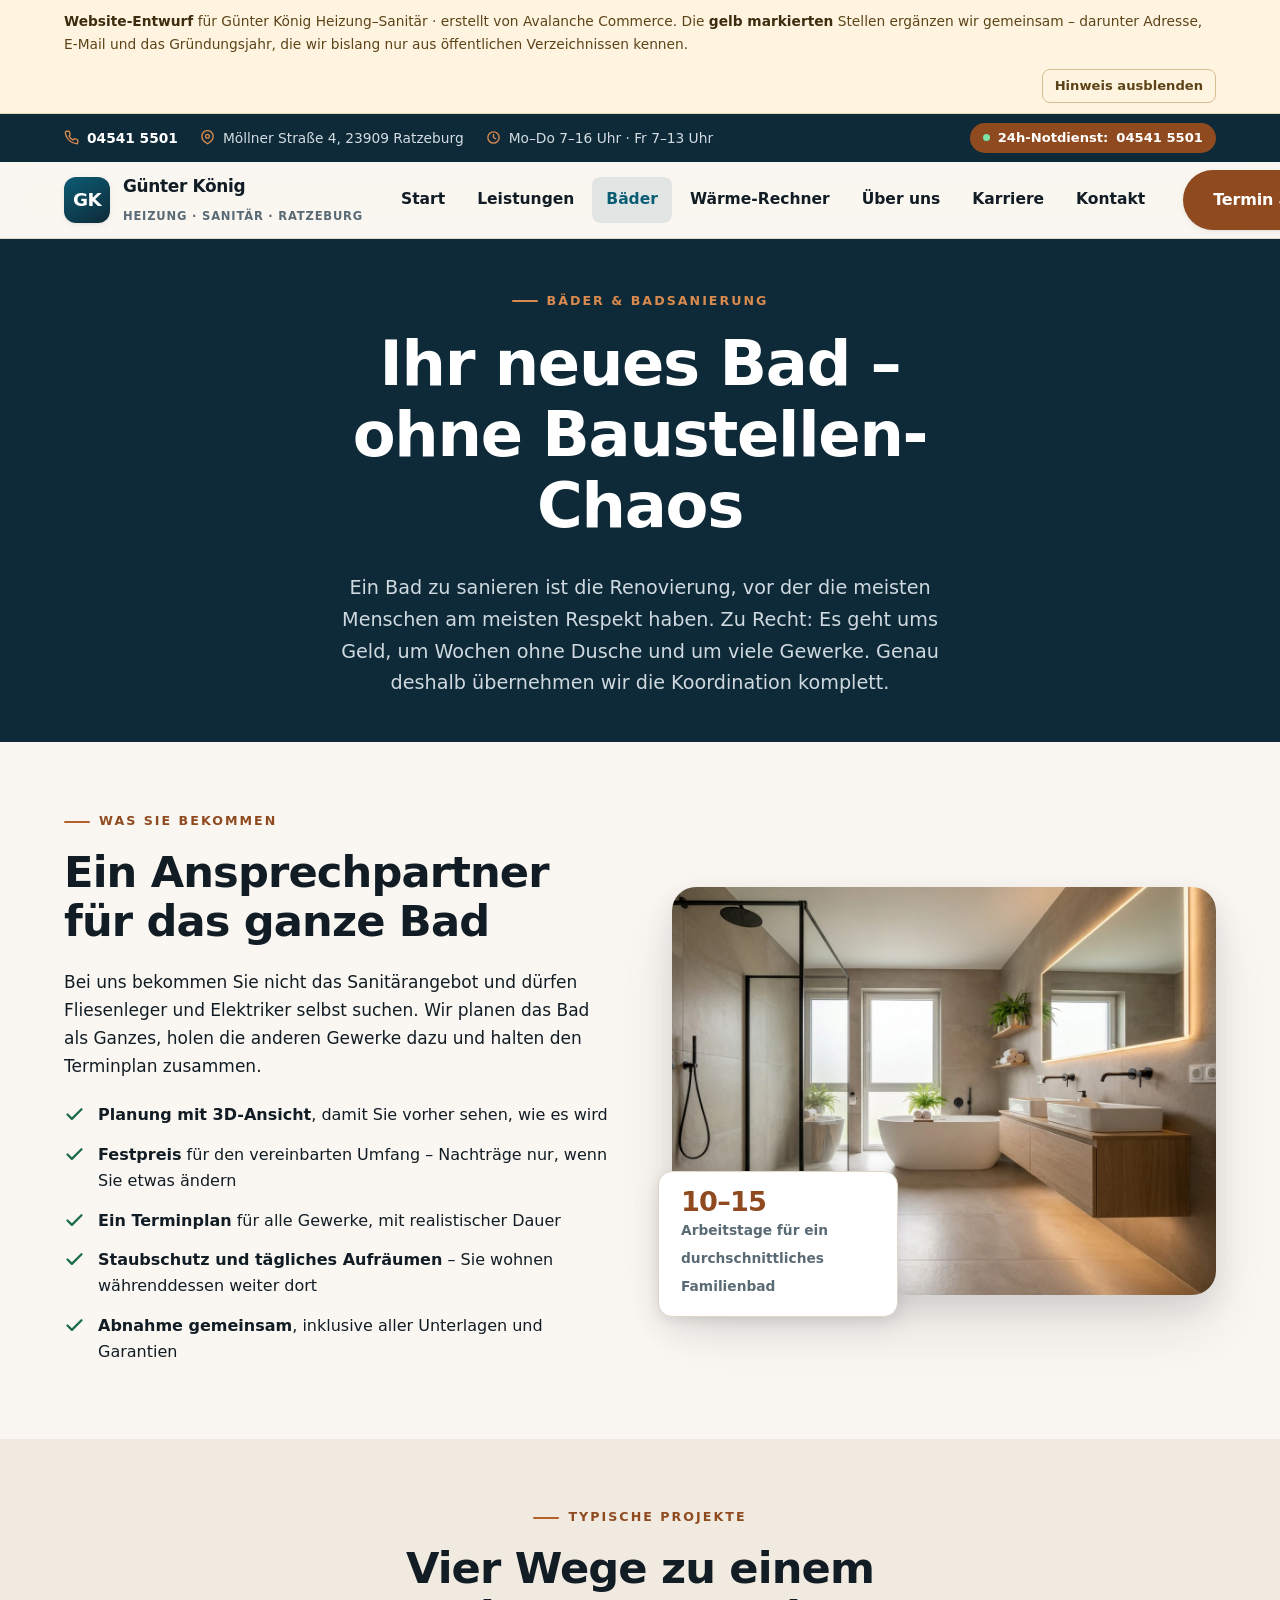
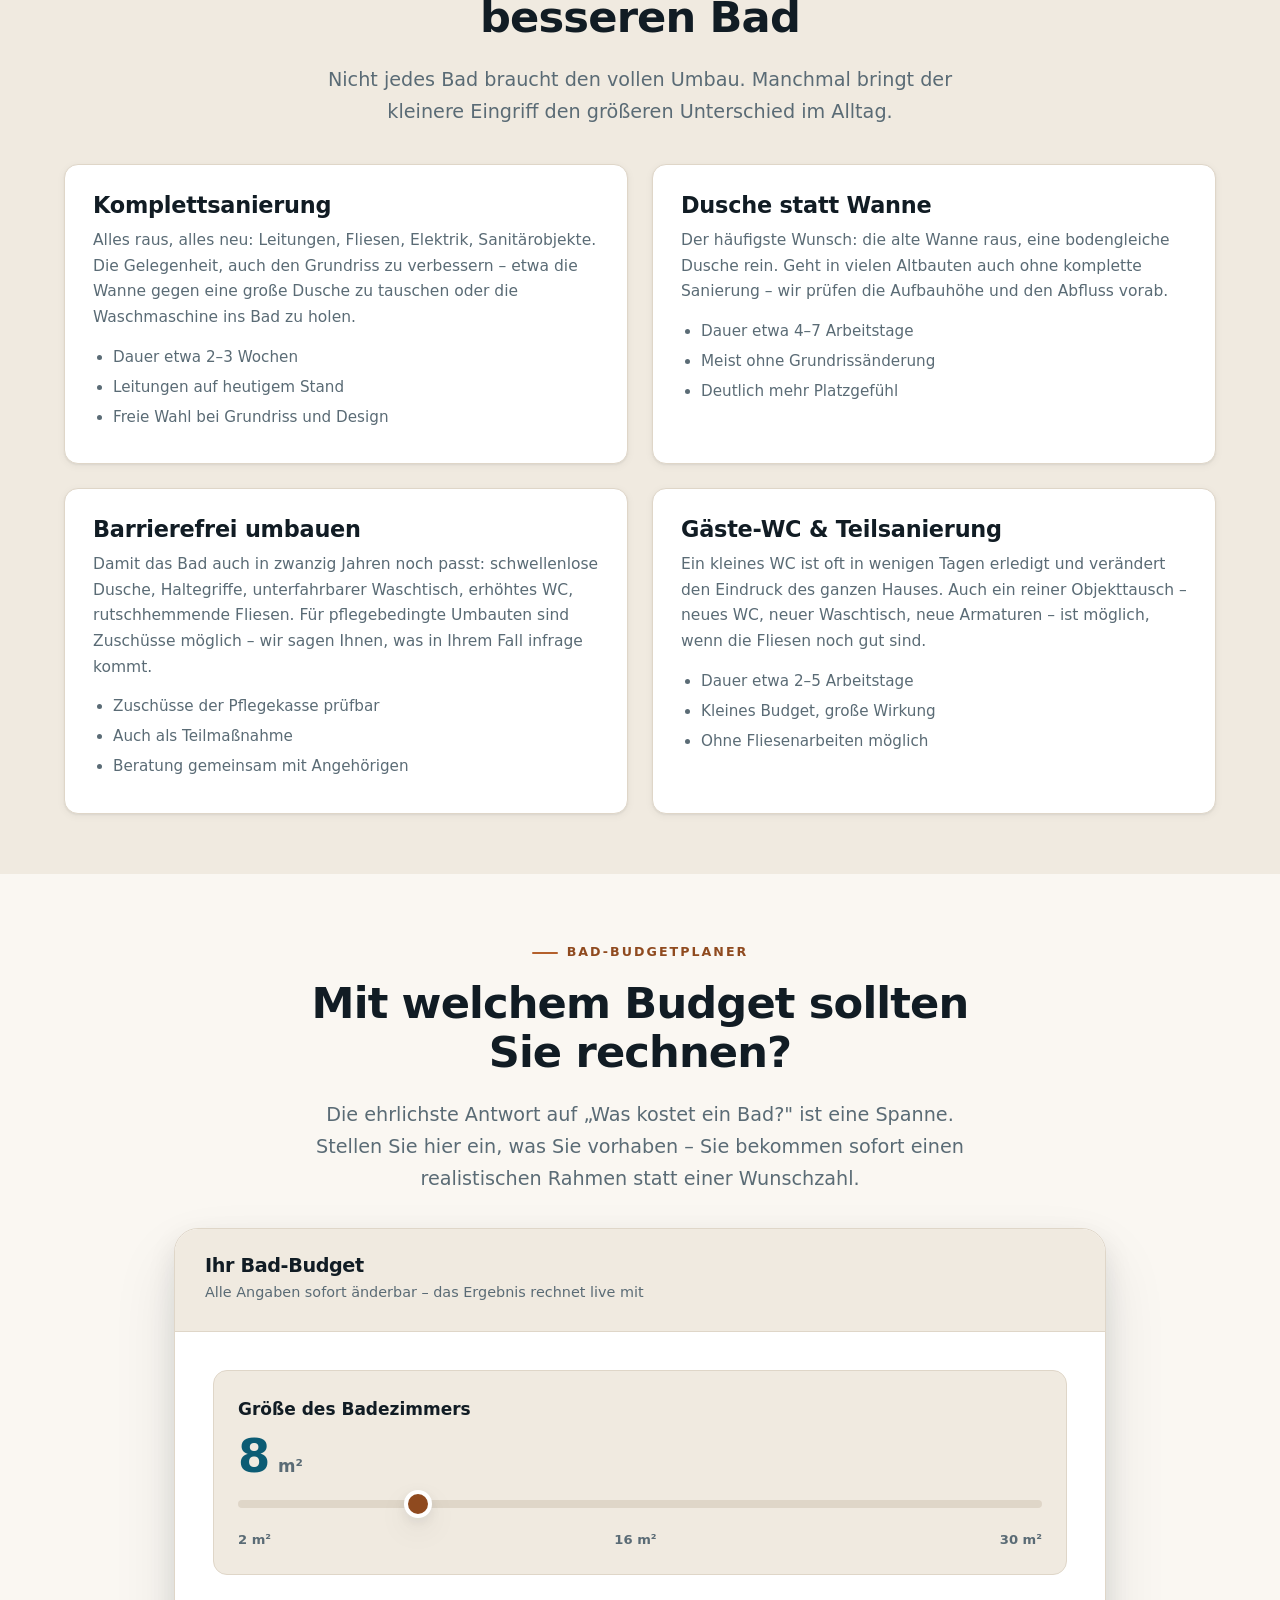
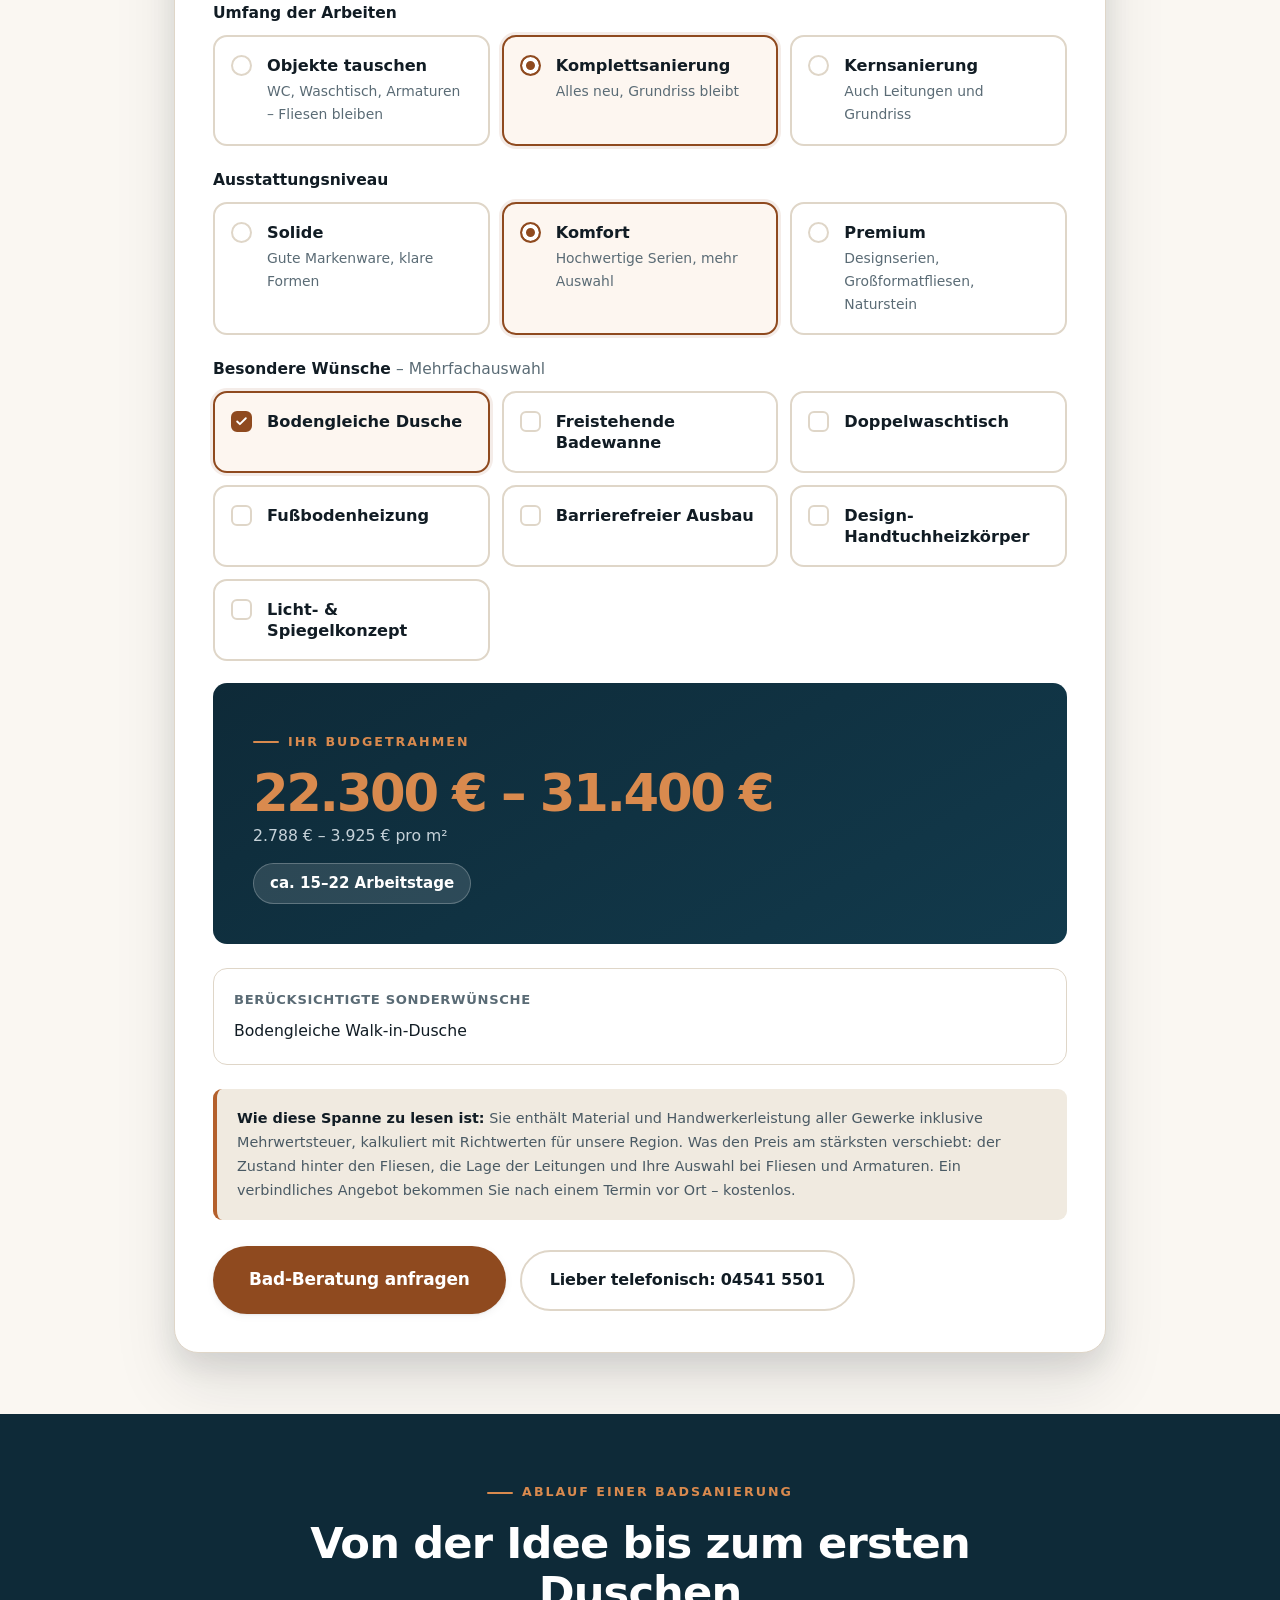
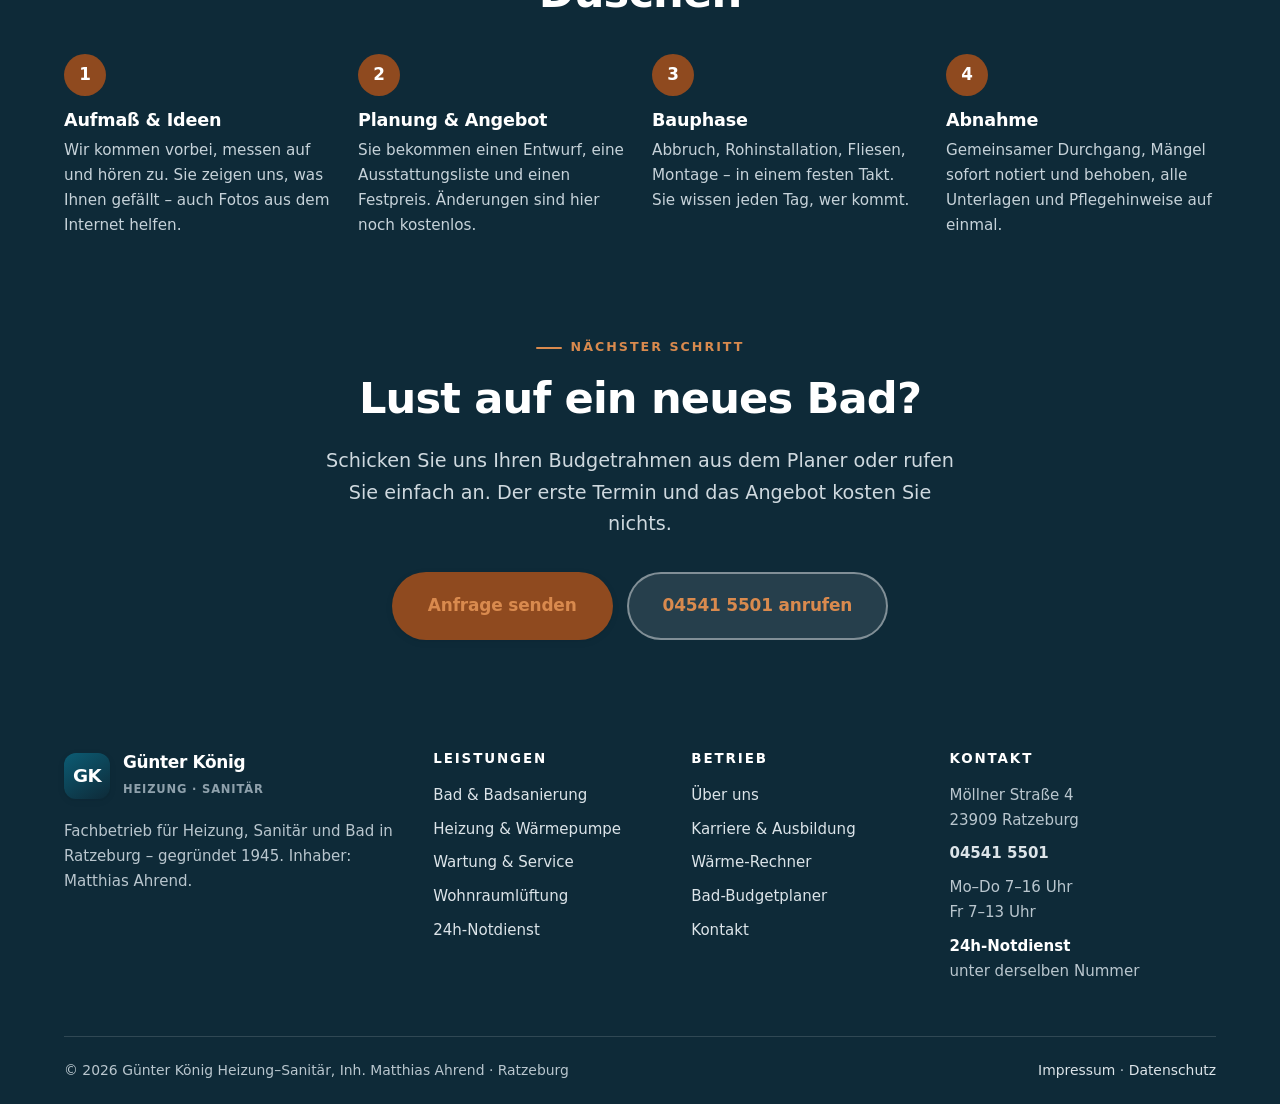
<file: baeder.html>
<!DOCTYPE html>
<html lang="de">
<head>
<meta charset="utf-8">
<meta name="viewport" content="width=device-width, initial-scale=1">
<title>Badsanierung in Ratzeburg – neues Bad aus einer Hand | Günter König</title>
<meta name="description" content="Komplettbad, bodengleiche Dusche oder barrierefreier Umbau in Ratzeburg. Alle Gewerke aus einer Hand, Festpreis, klarer Terminplan – und ein Bad-Budgetplaner für die erste Orientierung.">
<meta name="theme-color" content="#0E2A38">
<!-- ENTWURFS-VORSCHAU: haelt die Seite aus Suchmaschinen heraus.
     Diese Zeile beim Live-Gang unter eigener Domain ENTFERNEN. -->
<meta name="robots" content="noindex, nofollow">
<link rel="stylesheet" href="assets/css/style.css">
<link rel="icon" href="data:image/svg+xml,%3Csvg xmlns='http://www.w3.org/2000/svg' viewBox='0 0 64 64'%3E%3Crect width='64' height='64' rx='14' fill='%230E2A38'/%3E%3Ctext x='32' y='44' font-family='Arial,sans-serif' font-size='30' font-weight='bold' fill='%23fff' text-anchor='middle'%3EK%3C/text%3E%3C/svg%3E">
</head>
<body>

<div class="draftbar"><div class="wrap draftbar__in">
  <span><b>Website-Entwurf</b> für Günter König Heizung–Sanitär · erstellt von Avalanche&nbsp;Commerce. Die <b>gelb markierten</b> Stellen ergänzen wir gemeinsam – darunter Adresse, E-Mail und das Gründungsjahr, die wir bislang nur aus öffentlichen Verzeichnissen kennen.</span>
  <button type="button">Hinweis ausblenden</button>
</div></div>

<div class="topbar"><div class="wrap topbar__in">
  <ul>
    <li><svg viewBox="0 0 24 24" fill="none" stroke="currentColor" stroke-width="2.2" stroke-linecap="round" stroke-linejoin="round"><path d="M22 16.9v3a2 2 0 0 1-2.2 2 19.8 19.8 0 0 1-8.6-3.1 19.5 19.5 0 0 1-6-6A19.8 19.8 0 0 1 2.1 4.2 2 2 0 0 1 4.1 2h3a2 2 0 0 1 2 1.7c.1.9.4 1.8.7 2.6a2 2 0 0 1-.5 2.1L8.1 9.9a16 16 0 0 0 6 6l1.5-1.2a2 2 0 0 1 2.1-.5c.8.3 1.7.6 2.6.7a2 2 0 0 1 1.7 2Z"/></svg><a href="tel:+4945415501">04541 5501</a></li>
    <li><svg viewBox="0 0 24 24" fill="none" stroke="currentColor" stroke-width="2.2" stroke-linecap="round" stroke-linejoin="round"><path d="M21 10c0 7-9 12-9 12s-9-5-9-12a9 9 0 0 1 18 0Z"/><circle cx="12" cy="10" r="3"/></svg>Möllner Straße 4, 23909 Ratzeburg</li>
    <li><svg viewBox="0 0 24 24" fill="none" stroke="currentColor" stroke-width="2.2" stroke-linecap="round" stroke-linejoin="round"><circle cx="12" cy="12" r="9"/><path d="M12 7v5l3.5 2"/></svg>Mo–Do 7–16 Uhr · Fr 7–13 Uhr</li>
  </ul>
  <span class="pill-emergency"><span class="dot"></span>24h-Notdienst: <a href="tel:+4945415501">04541 5501</a></span>
</div></div>

<header class="header"><div class="wrap header__in">
  <a class="brand" href="index.html">
    <span class="brand__mark">GK</span>
    <span><span class="brand__name">Günter König</span><br><span class="brand__sub">Heizung · Sanitär · Ratzeburg</span></span>
  </a>
  <nav class="nav" aria-label="Hauptnavigation">
    <a href="index.html">Start</a>
    <a href="leistungen.html">Leistungen</a>
    <a href="baeder.html" aria-current="page">Bäder</a>
    <a href="waerme-rechner.html">Wärme-Rechner</a>
    <a href="ueber-uns.html">Über uns</a>
    <a href="karriere.html">Karriere</a>
    <a href="kontakt.html">Kontakt</a>
  </nav>
  <a class="btn btn--primary" href="kontakt.html">Termin anfragen</a>
  <button class="burger" aria-label="Menü öffnen" aria-expanded="false" aria-controls="mnav"><span></span></button>
</div></header>

<div class="mobilenav" id="mnav">
  <a href="index.html">Start</a>
  <a href="leistungen.html">Leistungen</a>
  <a href="baeder.html">Bäder &amp; Badsanierung</a>
  <a href="waerme-rechner.html">Wärme-Rechner</a>
  <a href="ueber-uns.html">Über uns</a>
  <a href="karriere.html">Karriere</a>
  <a href="kontakt.html">Kontakt</a>
  <a class="btn btn--primary btn--block" href="tel:+4945415501">Jetzt anrufen: 04541 5501</a>
</div>

<section class="section section--tight section--navy">
  <div class="wrap center mw-head">
    <p class="eyebrow">Bäder &amp; Badsanierung</p>
    <h1 style="color:#fff">Ihr neues Bad – ohne Baustellen-Chaos</h1>
    <p class="lead">Ein Bad zu sanieren ist die Renovierung, vor der die meisten Menschen am meisten Respekt haben. Zu Recht: Es geht ums Geld, um Wochen ohne Dusche und um viele Gewerke. Genau deshalb übernehmen wir die Koordination komplett.</p>
  </div>
</section>

<section class="section">
  <div class="wrap">
    <div class="split">
      <div>
        <p class="eyebrow">Was Sie bekommen</p>
        <h2>Ein Ansprechpartner für das ganze Bad</h2>
        <p>Bei uns bekommen Sie nicht das Sanitärangebot und dürfen Fliesenleger und Elektriker selbst suchen.
        Wir planen das Bad als Ganzes, holen die anderen Gewerke dazu und halten den Terminplan zusammen.</p>
        <ul class="checks">
          <li><svg viewBox="0 0 24 24" fill="none" stroke="currentColor" stroke-width="2.6" stroke-linecap="round" stroke-linejoin="round"><polyline points="20 6 9 17 4 12"/></svg><span><b>Planung mit 3D-Ansicht</b>, damit Sie vorher sehen, wie es wird</span></li>
          <li><svg viewBox="0 0 24 24" fill="none" stroke="currentColor" stroke-width="2.6" stroke-linecap="round" stroke-linejoin="round"><polyline points="20 6 9 17 4 12"/></svg><span><b>Festpreis</b> für den vereinbarten Umfang – Nachträge nur, wenn Sie etwas ändern</span></li>
          <li><svg viewBox="0 0 24 24" fill="none" stroke="currentColor" stroke-width="2.6" stroke-linecap="round" stroke-linejoin="round"><polyline points="20 6 9 17 4 12"/></svg><span><b>Ein Terminplan</b> für alle Gewerke, mit realistischer Dauer</span></li>
          <li><svg viewBox="0 0 24 24" fill="none" stroke="currentColor" stroke-width="2.6" stroke-linecap="round" stroke-linejoin="round"><polyline points="20 6 9 17 4 12"/></svg><span><b>Staubschutz und tägliches Aufräumen</b> – Sie wohnen währenddessen weiter dort</span></li>
          <li><svg viewBox="0 0 24 24" fill="none" stroke="currentColor" stroke-width="2.6" stroke-linecap="round" stroke-linejoin="round"><polyline points="20 6 9 17 4 12"/></svg><span><b>Abnahme gemeinsam</b>, inklusive aller Unterlagen und Garantien</span></li>
        </ul>
      </div>
      <div class="split__media split__media--stack">
        <img src="img/badsanierung-modernes-badezimmer-ratzeburg.webp" alt="Modernes Badezimmer nach Komplettsanierung mit bodengleicher Dusche">
        <div class="badge-float"><b>10–15</b><span>Arbeitstage für ein durchschnittliches Familienbad</span></div>
      </div>
    </div>
  </div>
</section>

<section class="section section--sand">
  <div class="wrap">
    <div class="center mw-head">
      <p class="eyebrow">Typische Projekte</p>
      <h2>Vier Wege zu einem besseren Bad</h2>
      <p class="lead">Nicht jedes Bad braucht den vollen Umbau. Manchmal bringt der kleinere Eingriff den größeren
      Unterschied im Alltag.</p>
    </div>
    <div class="grid grid--2" style="margin-top:36px">
      <div class="card"><h3>Komplettsanierung</h3><p>Alles raus, alles neu: Leitungen, Fliesen, Elektrik,
      Sanitärobjekte. Die Gelegenheit, auch den Grundriss zu verbessern – etwa die Wanne gegen eine große Dusche
      zu tauschen oder die Waschmaschine ins Bad zu holen.</p>
      <ul><li>Dauer etwa 2–3 Wochen</li><li>Leitungen auf heutigem Stand</li><li>Freie Wahl bei Grundriss und Design</li></ul></div>

      <div class="card"><h3>Dusche statt Wanne</h3><p>Der häufigste Wunsch: die alte Wanne raus, eine bodengleiche
      Dusche rein. Geht in vielen Altbauten auch ohne komplette Sanierung – wir prüfen die Aufbauhöhe und den
      Abfluss vorab.</p>
      <ul><li>Dauer etwa 4–7 Arbeitstage</li><li>Meist ohne Grundrissänderung</li><li>Deutlich mehr Platzgefühl</li></ul></div>

      <div class="card"><h3>Barrierefrei umbauen</h3><p>Damit das Bad auch in zwanzig Jahren noch passt: schwellenlose
      Dusche, Haltegriffe, unterfahrbarer Waschtisch, erhöhtes WC, rutschhemmende Fliesen. Für pflegebedingte
      Umbauten sind Zuschüsse möglich – wir sagen Ihnen, was in Ihrem Fall infrage kommt.</p>
      <ul><li>Zuschüsse der Pflegekasse prüfbar</li><li>Auch als Teilmaßnahme</li><li>Beratung gemeinsam mit Angehörigen</li></ul></div>

      <div class="card"><h3>Gäste-WC &amp; Teilsanierung</h3><p>Ein kleines WC ist oft in wenigen Tagen erledigt und
      verändert den Eindruck des ganzen Hauses. Auch ein reiner Objekttausch – neues WC, neuer Waschtisch, neue
      Armaturen – ist möglich, wenn die Fliesen noch gut sind.</p>
      <ul><li>Dauer etwa 2–5 Arbeitstage</li><li>Kleines Budget, große Wirkung</li><li>Ohne Fliesenarbeiten möglich</li></ul></div>
    </div>
  </div>
</section>

<!-- ============ BAD-BUDGETPLANER ============ -->
<section class="section anchor-offset" id="badplaner">
  <div class="wrap" style="max-width:980px">
    <div class="center mw-head">
      <p class="eyebrow">Bad-Budgetplaner</p>
      <h2>Mit welchem Budget sollten Sie rechnen?</h2>
      <p class="lead">Die ehrlichste Antwort auf „Was kostet ein Bad?" ist eine Spanne. Stellen Sie hier ein, was Sie
      vorhaben – Sie bekommen sofort einen realistischen Rahmen statt einer Wunschzahl.</p>
    </div>

    <div class="calc" id="badplaner-tool" style="margin-top:34px">
      <div class="calc__head"><div><h2>Ihr Bad-Budget</h2>
        <p>Alle Angaben sofort änderbar – das Ergebnis rechnet live mit</p></div></div>
      <div class="calc__body">
        <div class="slider-wrap" style="margin-bottom:26px">
          <label for="bp-size" style="display:block;font-weight:700;margin-bottom:10px">Größe des Badezimmers</label>
          <div class="slider-val"><b id="bp-size-val">8</b><span>m²</span></div>
          <input type="range" id="bp-size" min="2" max="30" step="1" value="8">
          <div class="slider-scale"><span>2 m²</span><span>16 m²</span><span>30 m²</span></div>
        </div>

        <div class="field">
          <label>Umfang der Arbeiten</label>
          <div class="opts">
            <label class="opt"><input type="radio" name="bp-scope" value="objekte"><span class="opt__box"><span class="opt__t">Objekte tauschen</span><span class="opt__d">WC, Waschtisch, Armaturen – Fliesen bleiben</span></span></label>
            <label class="opt"><input type="radio" name="bp-scope" value="komplett" checked><span class="opt__box"><span class="opt__t">Komplettsanierung</span><span class="opt__d">Alles neu, Grundriss bleibt</span></span></label>
            <label class="opt"><input type="radio" name="bp-scope" value="kern"><span class="opt__box"><span class="opt__t">Kernsanierung</span><span class="opt__d">Auch Leitungen und Grundriss</span></span></label>
          </div>
        </div>

        <div class="field">
          <label>Ausstattungsniveau</label>
          <div class="opts">
            <label class="opt"><input type="radio" name="bp-level" value="solide"><span class="opt__box"><span class="opt__t">Solide</span><span class="opt__d">Gute Markenware, klare Formen</span></span></label>
            <label class="opt"><input type="radio" name="bp-level" value="komfort" checked><span class="opt__box"><span class="opt__t">Komfort</span><span class="opt__d">Hochwertige Serien, mehr Auswahl</span></span></label>
            <label class="opt"><input type="radio" name="bp-level" value="premium"><span class="opt__box"><span class="opt__t">Premium</span><span class="opt__d">Designserien, Großformatfliesen, Naturstein</span></span></label>
          </div>
        </div>

        <div class="field">
          <label>Besondere Wünsche <span style="font-weight:500;color:var(--muted)">– Mehrfachauswahl</span></label>
          <div class="opts">
            <label class="opt"><input type="checkbox" name="bp-extra" value="dusche" checked><span class="opt__box"><span class="opt__t">Bodengleiche Dusche</span></span></label>
            <label class="opt"><input type="checkbox" name="bp-extra" value="wanne"><span class="opt__box"><span class="opt__t">Freistehende Badewanne</span></span></label>
            <label class="opt"><input type="checkbox" name="bp-extra" value="doppel"><span class="opt__box"><span class="opt__t">Doppelwaschtisch</span></span></label>
            <label class="opt"><input type="checkbox" name="bp-extra" value="fbh"><span class="opt__box"><span class="opt__t">Fußbodenheizung</span></span></label>
            <label class="opt"><input type="checkbox" name="bp-extra" value="barrier"><span class="opt__box"><span class="opt__t">Barrierefreier Ausbau</span></span></label>
            <label class="opt"><input type="checkbox" name="bp-extra" value="design"><span class="opt__box"><span class="opt__t">Design-Handtuchheizkörper</span></span></label>
            <label class="opt"><input type="checkbox" name="bp-extra" value="licht"><span class="opt__box"><span class="opt__t">Licht- &amp; Spiegelkonzept</span></span></label>
          </div>
        </div>

        <div class="result__hero" style="margin-top:10px">
          <p class="eyebrow">Ihr Budgetrahmen</p>
          <div class="rbig"><b id="bp-out" style="font-size:clamp(1.9rem,5.4vw,3.2rem)">–</b></div>
          <p class="rsub" id="bp-perm2">–</p>
          <span class="rwatt" id="bp-days">–</span>
        </div>
        <div class="rgrid">
          <div class="rtile" style="grid-column:1/-1">
            <div class="rtile__k">Berücksichtigte Sonderwünsche</div>
            <div class="rtile__n" id="bp-extras" style="margin-top:2px;font-size:.98rem;color:var(--ink)">–</div>
          </div>
        </div>

        <div class="note"><b>Wie diese Spanne zu lesen ist:</b> Sie enthält Material und Handwerkerleistung aller
        Gewerke inklusive Mehrwertsteuer, kalkuliert mit Richtwerten für unsere Region. Was den Preis am stärksten
        verschiebt: der Zustand hinter den Fliesen, die Lage der Leitungen und Ihre Auswahl bei Fliesen und
        Armaturen. Ein verbindliches Angebot bekommen Sie nach einem Termin vor Ort – kostenlos.</div>

        <div class="btn-row" style="margin-top:26px">
          <a class="btn btn--primary btn--lg" href="kontakt.html" data-prefill="bad">Bad-Beratung anfragen</a>
          <a class="btn btn--ghost" href="tel:+4945415501">Lieber telefonisch: 04541 5501</a>
        </div>
      </div>
    </div>
  </div>
</section>

<section class="section section--navy">
  <div class="wrap">
    <div class="center mw-head">
      <p class="eyebrow">Ablauf einer Badsanierung</p>
      <h2>Von der Idee bis zum ersten Duschen</h2>
    </div>
    <div class="steps" style="margin-top:36px">
      <div class="step"><h3>Aufmaß &amp; Ideen</h3><p>Wir kommen vorbei, messen auf und hören zu. Sie zeigen uns, was
      Ihnen gefällt – auch Fotos aus dem Internet helfen.</p></div>
      <div class="step"><h3>Planung &amp; Angebot</h3><p>Sie bekommen einen Entwurf, eine Ausstattungsliste und einen
      Festpreis. Änderungen sind hier noch kostenlos.</p></div>
      <div class="step"><h3>Bauphase</h3><p>Abbruch, Rohinstallation, Fliesen, Montage – in einem festen Takt. Sie
      wissen jeden Tag, wer kommt.</p></div>
      <div class="step"><h3>Abnahme</h3><p>Gemeinsamer Durchgang, Mängel sofort notiert und behoben, alle Unterlagen
      und Pflegehinweise auf einmal.</p></div>
    </div>
  </div>
</section>

<section class="section section--navy">
  <div class="wrap center mw-head">
    <p class="eyebrow">Nächster Schritt</p>
    <h2>Lust auf ein neues Bad?</h2>
    <p class="lead">Schicken Sie uns Ihren Budgetrahmen aus dem Planer oder rufen Sie einfach an. Der erste Termin und das Angebot kosten Sie nichts.</p>
    <div class="btn-row" style="margin-top:32px">
      <a class="btn btn--primary btn--lg" href="kontakt.html">Anfrage senden</a>
      <a class="btn btn--onNavy btn--lg" href="tel:+4945415501">04541 5501 anrufen</a>
    </div>
  </div>
</section>

<footer class="footer">
  <div class="wrap">
    <div class="footer__grid">
      <div>
        <a class="brand" href="index.html" style="margin-bottom:18px">
          <span class="brand__mark">GK</span>
          <span><span class="brand__name">Günter König</span><br><span class="brand__sub">Heizung · Sanitär</span></span>
        </a>
        <p>Fachbetrieb für Heizung, Sanitär und Bad in Ratzeburg – gegründet 1945. Inhaber: Matthias Ahrend.</p>
      </div>
      <div>
        <h4>Leistungen</h4>
        <ul>
          <li><a href="baeder.html">Bad &amp; Badsanierung</a></li>
          <li><a href="leistungen.html#heizung">Heizung &amp; Wärmepumpe</a></li>
          <li><a href="leistungen.html#service">Wartung &amp; Service</a></li>
          <li><a href="leistungen.html#lueftung">Wohnraumlüftung</a></li>
          <li><a href="leistungen.html#notdienst">24h-Notdienst</a></li>
        </ul>
      </div>
      <div>
        <h4>Betrieb</h4>
        <ul>
          <li><a href="ueber-uns.html">Über uns</a></li>
          <li><a href="karriere.html">Karriere &amp; Ausbildung</a></li>
          <li><a href="waerme-rechner.html">Wärme-Rechner</a></li>
          <li><a href="baeder.html#badplaner">Bad-Budgetplaner</a></li>
          <li><a href="kontakt.html">Kontakt</a></li>
        </ul>
      </div>
      <div>
        <h4>Kontakt</h4>
        <ul>
          <li>Möllner Straße 4<br>23909 Ratzeburg</li>
          <li><a href="tel:+4945415501"><b>04541 5501</b></a></li>
          <li>Mo–Do 7–16 Uhr<br>Fr 7–13 Uhr</li>
          <li><b style="color:#fff">24h-Notdienst</b><br>unter derselben Nummer</li>
        </ul>
      </div>
    </div>
    <div class="footer__bottom">
      <span>© 2026 Günter König Heizung–Sanitär, Inh. Matthias Ahrend · Ratzeburg</span>
      <span><a href="kontakt.html#impressum">Impressum</a> · <a href="kontakt.html#datenschutz">Datenschutz</a></span>
    </div>
  </div>
</footer>

<script src="assets/js/main.js"></script>
</body>
</html>
</file>
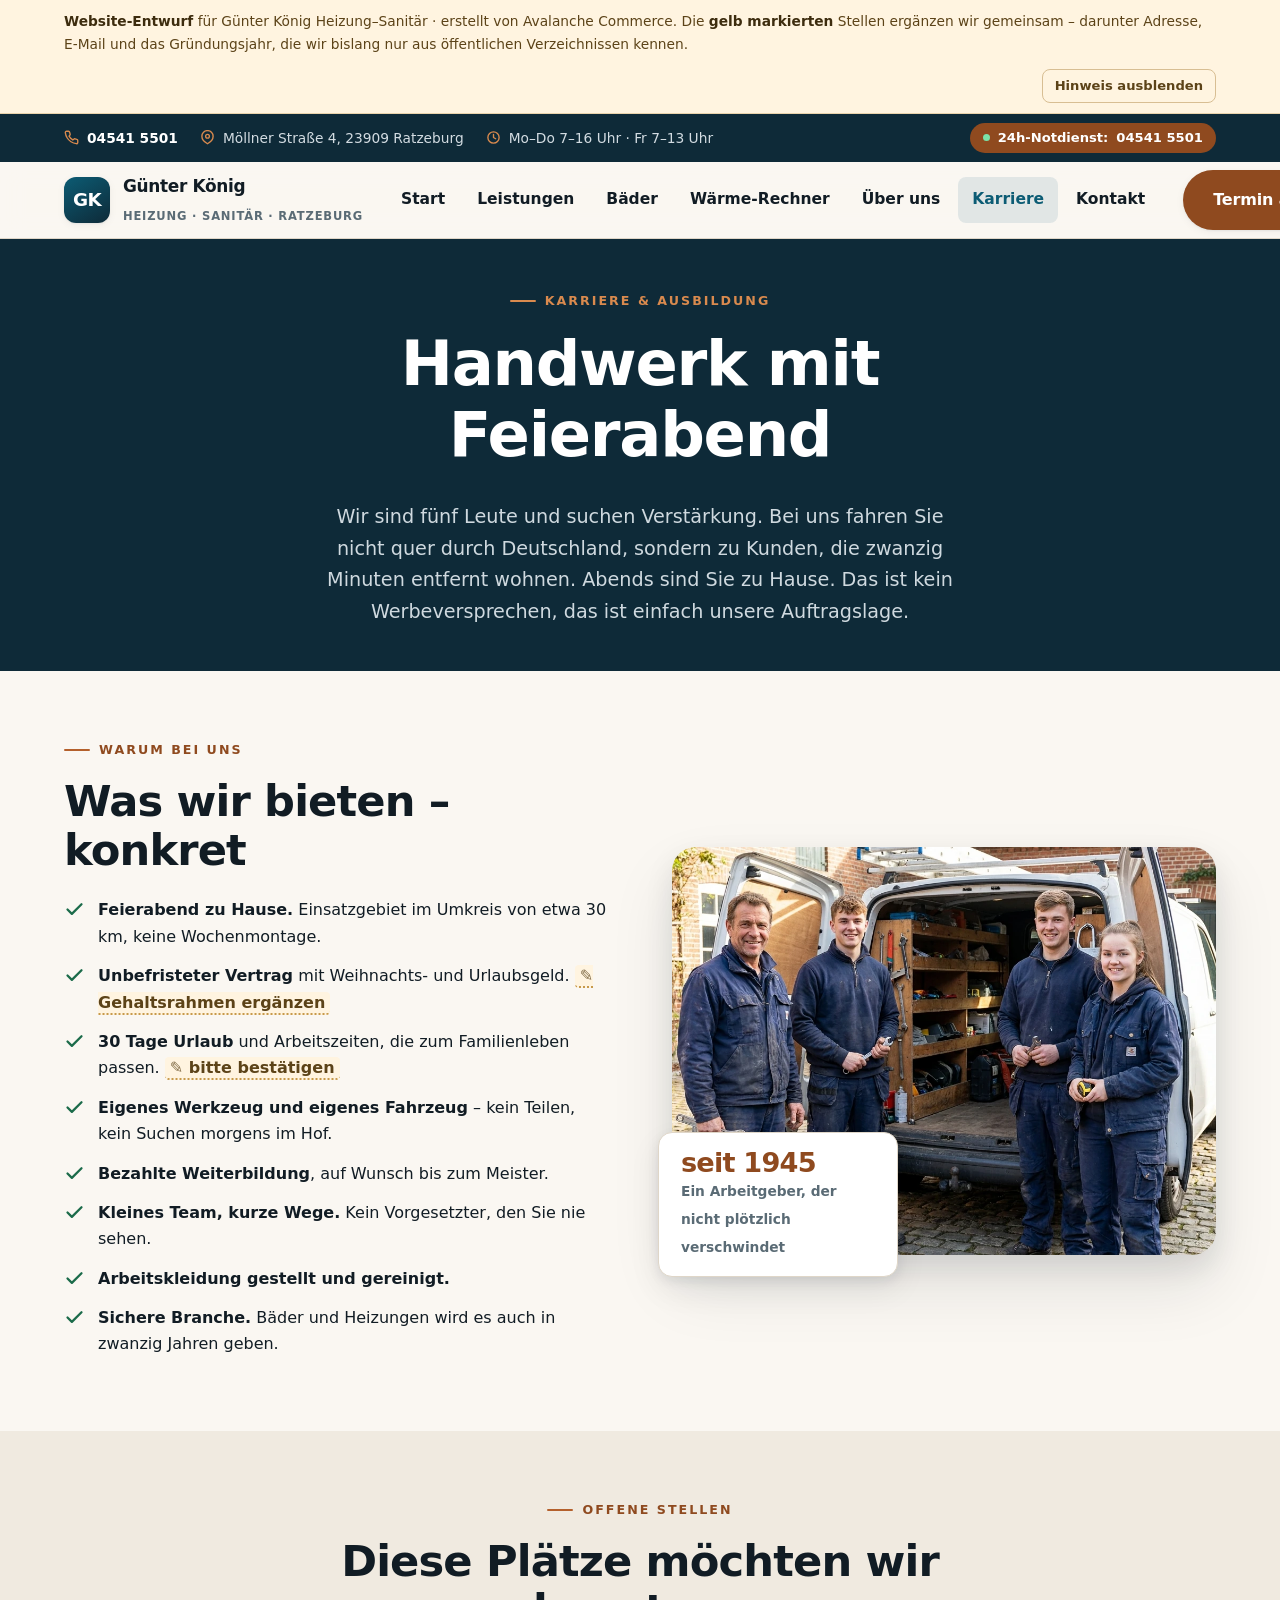
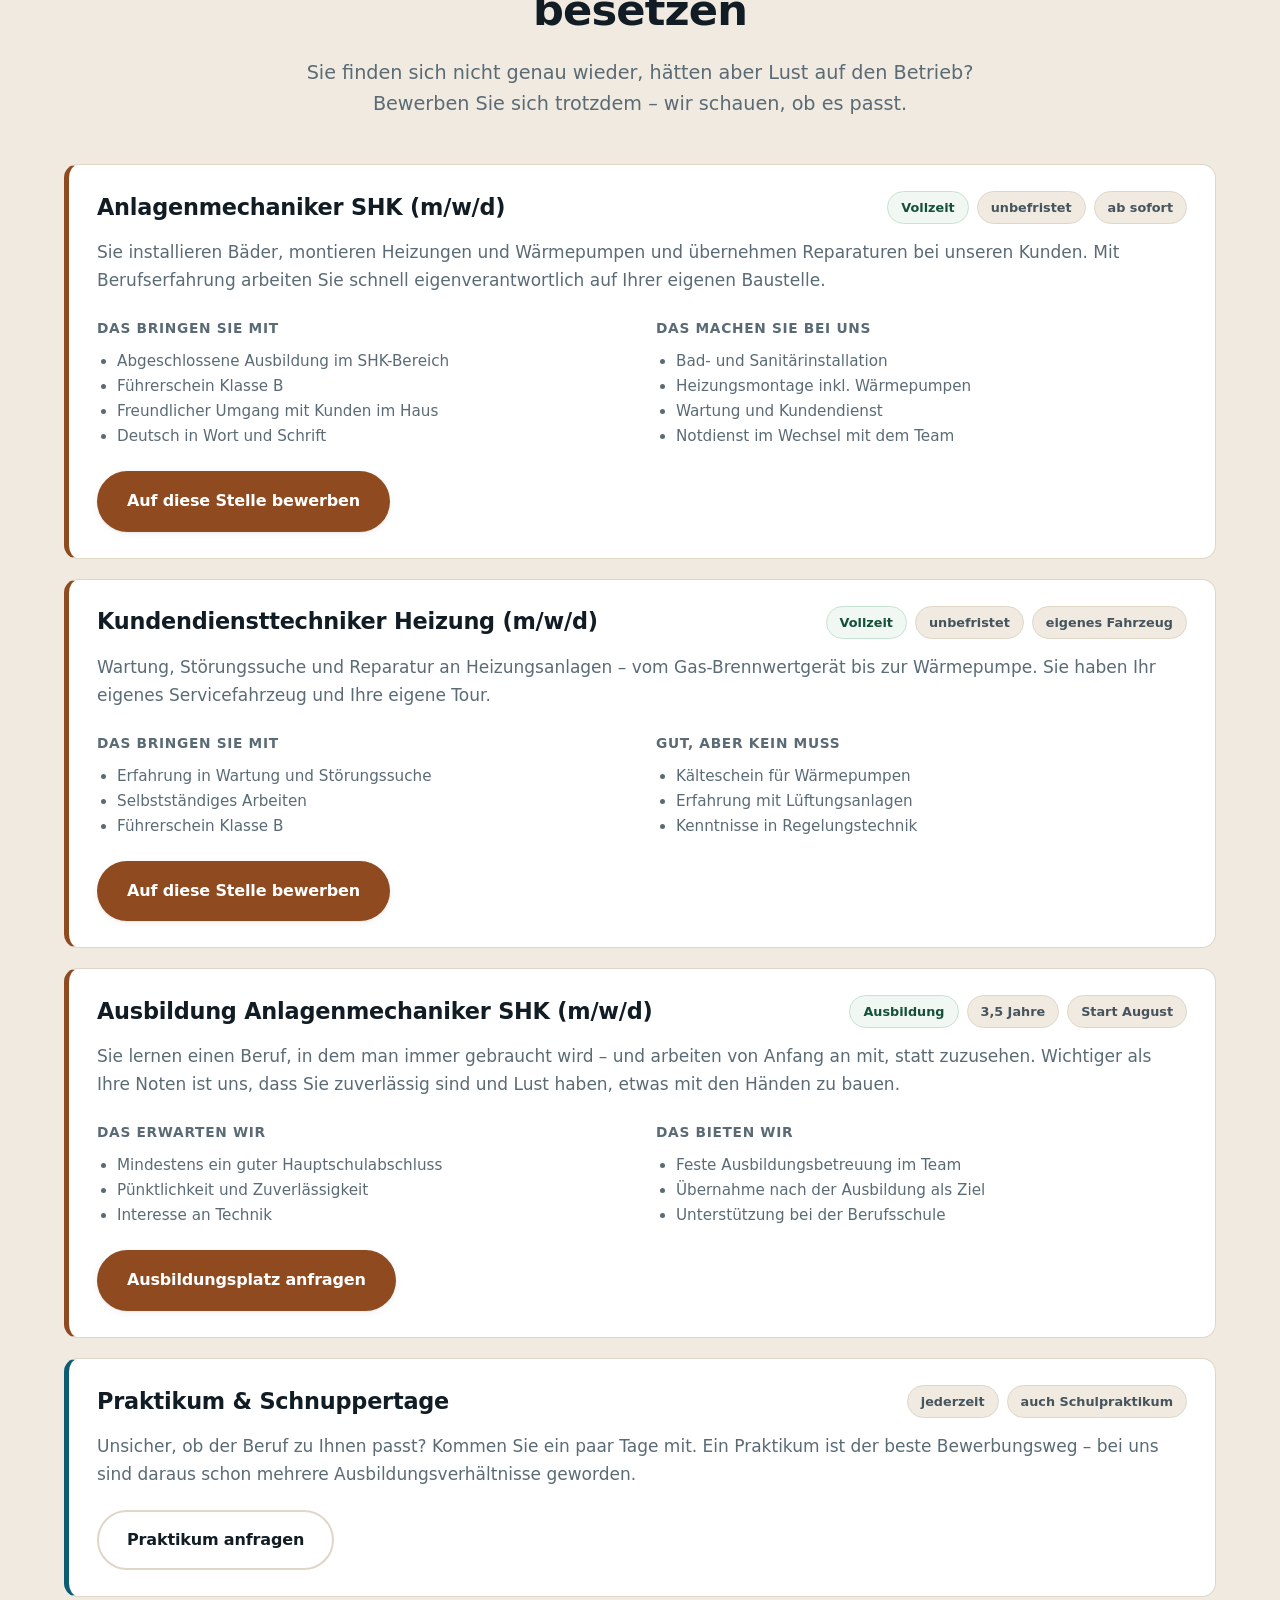
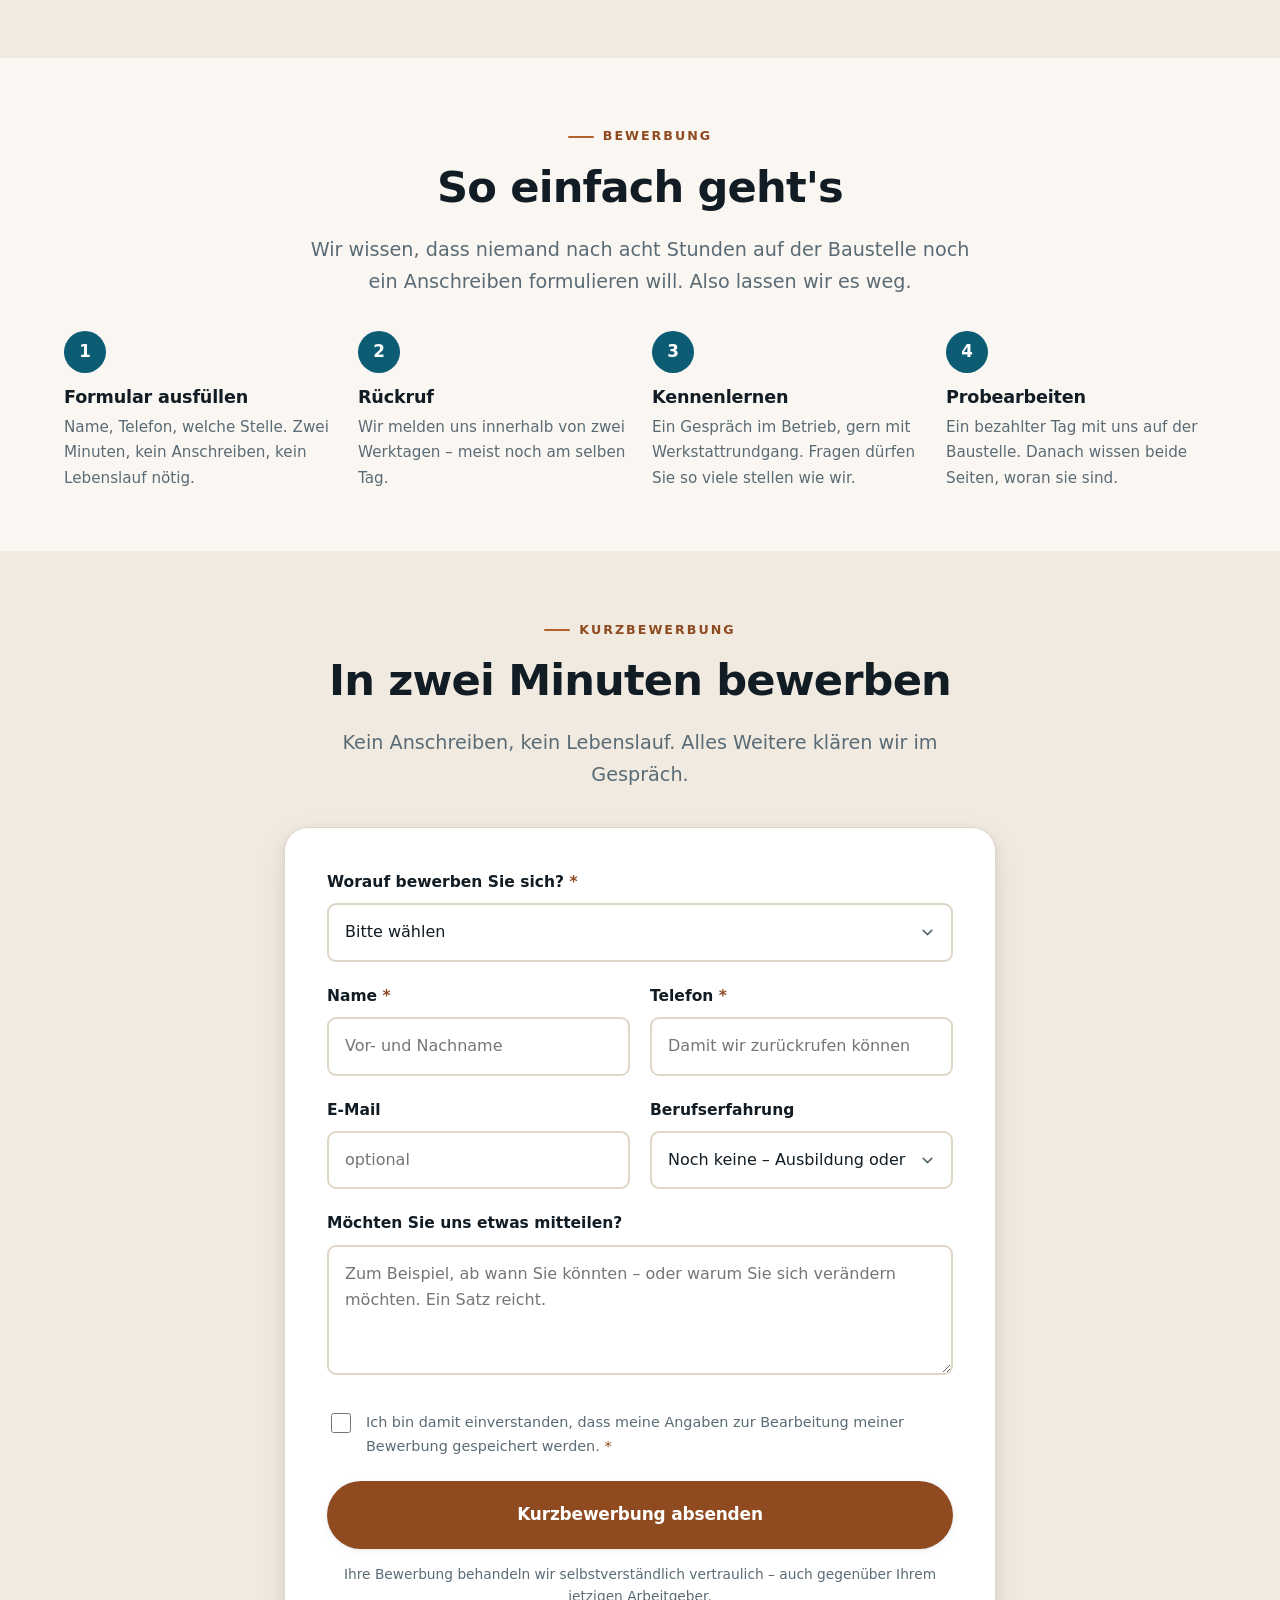
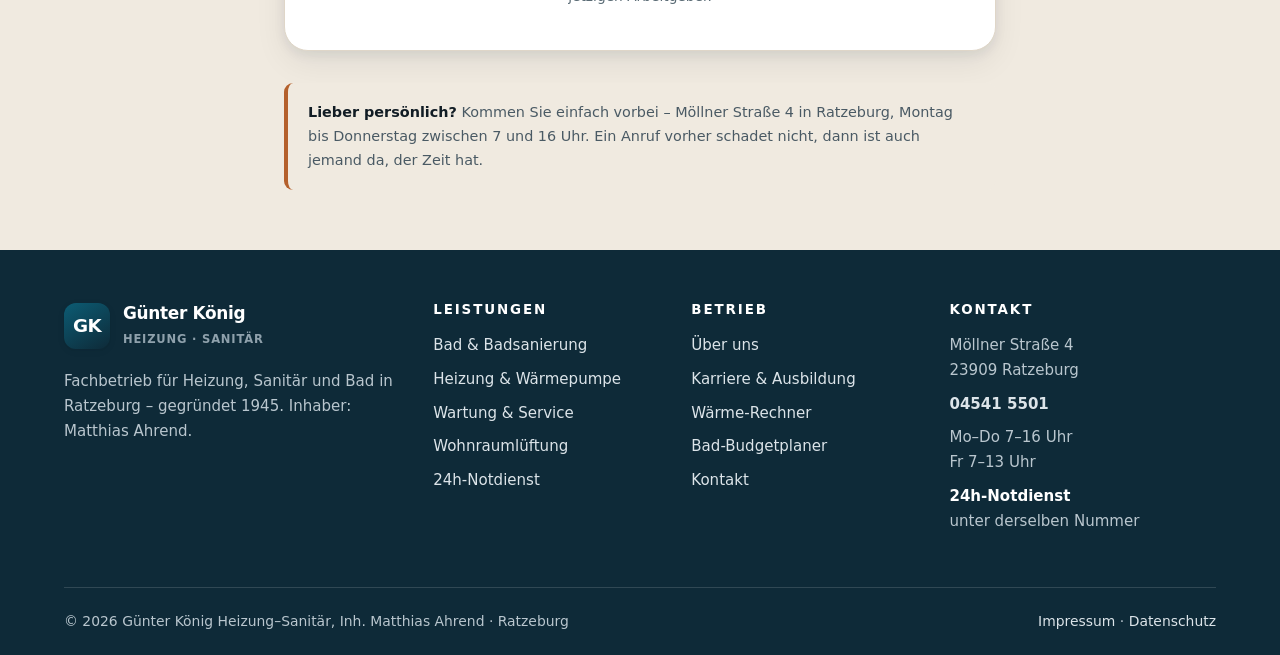
<file: karriere.html>
<!DOCTYPE html>
<html lang="de">
<head>
<meta charset="utf-8">
<meta name="viewport" content="width=device-width, initial-scale=1">
<title>Jobs in Ratzeburg: Anlagenmechaniker SHK &amp; Ausbildung | Günter König</title>
<meta name="description" content="Anlagenmechaniker SHK, Kundendiensttechniker Heizung und Ausbildungsplätze in Ratzeburg. Feierabend zu Hause, eigenes Fahrzeug, kleines Team – Kurzbewerbung in zwei Minuten, ohne Anschreiben.">
<meta name="theme-color" content="#0E2A38">
<!-- ENTWURFS-VORSCHAU: haelt die Seite aus Suchmaschinen heraus.
     Diese Zeile beim Live-Gang unter eigener Domain ENTFERNEN. -->
<meta name="robots" content="noindex, nofollow">
<link rel="stylesheet" href="assets/css/style.css">
<link rel="icon" href="data:image/svg+xml,%3Csvg xmlns='http://www.w3.org/2000/svg' viewBox='0 0 64 64'%3E%3Crect width='64' height='64' rx='14' fill='%230E2A38'/%3E%3Ctext x='32' y='44' font-family='Arial,sans-serif' font-size='30' font-weight='bold' fill='%23fff' text-anchor='middle'%3EK%3C/text%3E%3C/svg%3E">
</head>
<body>

<div class="draftbar"><div class="wrap draftbar__in">
  <span><b>Website-Entwurf</b> für Günter König Heizung–Sanitär · erstellt von Avalanche&nbsp;Commerce. Die <b>gelb markierten</b> Stellen ergänzen wir gemeinsam – darunter Adresse, E-Mail und das Gründungsjahr, die wir bislang nur aus öffentlichen Verzeichnissen kennen.</span>
  <button type="button">Hinweis ausblenden</button>
</div></div>

<div class="topbar"><div class="wrap topbar__in">
  <ul>
    <li><svg viewBox="0 0 24 24" fill="none" stroke="currentColor" stroke-width="2.2" stroke-linecap="round" stroke-linejoin="round"><path d="M22 16.9v3a2 2 0 0 1-2.2 2 19.8 19.8 0 0 1-8.6-3.1 19.5 19.5 0 0 1-6-6A19.8 19.8 0 0 1 2.1 4.2 2 2 0 0 1 4.1 2h3a2 2 0 0 1 2 1.7c.1.9.4 1.8.7 2.6a2 2 0 0 1-.5 2.1L8.1 9.9a16 16 0 0 0 6 6l1.5-1.2a2 2 0 0 1 2.1-.5c.8.3 1.7.6 2.6.7a2 2 0 0 1 1.7 2Z"/></svg><a href="tel:+4945415501">04541 5501</a></li>
    <li><svg viewBox="0 0 24 24" fill="none" stroke="currentColor" stroke-width="2.2" stroke-linecap="round" stroke-linejoin="round"><path d="M21 10c0 7-9 12-9 12s-9-5-9-12a9 9 0 0 1 18 0Z"/><circle cx="12" cy="10" r="3"/></svg>Möllner Straße 4, 23909 Ratzeburg</li>
    <li><svg viewBox="0 0 24 24" fill="none" stroke="currentColor" stroke-width="2.2" stroke-linecap="round" stroke-linejoin="round"><circle cx="12" cy="12" r="9"/><path d="M12 7v5l3.5 2"/></svg>Mo–Do 7–16 Uhr · Fr 7–13 Uhr</li>
  </ul>
  <span class="pill-emergency"><span class="dot"></span>24h-Notdienst: <a href="tel:+4945415501">04541 5501</a></span>
</div></div>

<header class="header"><div class="wrap header__in">
  <a class="brand" href="index.html">
    <span class="brand__mark">GK</span>
    <span><span class="brand__name">Günter König</span><br><span class="brand__sub">Heizung · Sanitär · Ratzeburg</span></span>
  </a>
  <nav class="nav" aria-label="Hauptnavigation">
    <a href="index.html">Start</a>
    <a href="leistungen.html">Leistungen</a>
    <a href="baeder.html">Bäder</a>
    <a href="waerme-rechner.html">Wärme-Rechner</a>
    <a href="ueber-uns.html">Über uns</a>
    <a href="karriere.html" aria-current="page">Karriere</a>
    <a href="kontakt.html">Kontakt</a>
  </nav>
  <a class="btn btn--primary" href="kontakt.html">Termin anfragen</a>
  <button class="burger" aria-label="Menü öffnen" aria-expanded="false" aria-controls="mnav"><span></span></button>
</div></header>

<div class="mobilenav" id="mnav">
  <a href="index.html">Start</a>
  <a href="leistungen.html">Leistungen</a>
  <a href="baeder.html">Bäder &amp; Badsanierung</a>
  <a href="waerme-rechner.html">Wärme-Rechner</a>
  <a href="ueber-uns.html">Über uns</a>
  <a href="karriere.html">Karriere</a>
  <a href="kontakt.html">Kontakt</a>
  <a class="btn btn--primary btn--block" href="tel:+4945415501">Jetzt anrufen: 04541 5501</a>
</div>

<section class="section section--tight section--navy">
  <div class="wrap center mw-head">
    <p class="eyebrow">Karriere &amp; Ausbildung</p>
    <h1 style="color:#fff">Handwerk mit Feierabend</h1>
    <p class="lead">Wir sind fünf Leute und suchen Verstärkung. Bei uns fahren Sie nicht quer durch Deutschland, sondern zu Kunden, die zwanzig Minuten entfernt wohnen. Abends sind Sie zu Hause. Das ist kein Werbeversprechen, das ist einfach unsere Auftragslage.</p>
  </div>
</section>

<section class="section">
  <div class="wrap">
    <div class="split">
      <div>
        <p class="eyebrow">Warum bei uns</p>
        <h2>Was wir bieten – konkret</h2>
        <ul class="checks">
          <li><svg viewBox="0 0 24 24" fill="none" stroke="currentColor" stroke-width="2.6" stroke-linecap="round" stroke-linejoin="round"><polyline points="20 6 9 17 4 12"/></svg><span><b>Feierabend zu Hause.</b> Einsatzgebiet im Umkreis von etwa 30 km, keine Wochenmontage.</span></li>
          <li><svg viewBox="0 0 24 24" fill="none" stroke="currentColor" stroke-width="2.6" stroke-linecap="round" stroke-linejoin="round"><polyline points="20 6 9 17 4 12"/></svg><span><b>Unbefristeter Vertrag</b> mit Weihnachts- und Urlaubsgeld. <span class='todo'>Gehaltsrahmen ergänzen</span></span></li>
          <li><svg viewBox="0 0 24 24" fill="none" stroke="currentColor" stroke-width="2.6" stroke-linecap="round" stroke-linejoin="round"><polyline points="20 6 9 17 4 12"/></svg><span><b>30 Tage Urlaub</b> und Arbeitszeiten, die zum Familienleben passen. <span class='todo'>bitte bestätigen</span></span></li>
          <li><svg viewBox="0 0 24 24" fill="none" stroke="currentColor" stroke-width="2.6" stroke-linecap="round" stroke-linejoin="round"><polyline points="20 6 9 17 4 12"/></svg><span><b>Eigenes Werkzeug und eigenes Fahrzeug</b> – kein Teilen, kein Suchen morgens im Hof.</span></li>
          <li><svg viewBox="0 0 24 24" fill="none" stroke="currentColor" stroke-width="2.6" stroke-linecap="round" stroke-linejoin="round"><polyline points="20 6 9 17 4 12"/></svg><span><b>Bezahlte Weiterbildung</b>, auf Wunsch bis zum Meister.</span></li>
          <li><svg viewBox="0 0 24 24" fill="none" stroke="currentColor" stroke-width="2.6" stroke-linecap="round" stroke-linejoin="round"><polyline points="20 6 9 17 4 12"/></svg><span><b>Kleines Team, kurze Wege.</b> Kein Vorgesetzter, den Sie nie sehen.</span></li>
          <li><svg viewBox="0 0 24 24" fill="none" stroke="currentColor" stroke-width="2.6" stroke-linecap="round" stroke-linejoin="round"><polyline points="20 6 9 17 4 12"/></svg><span><b>Arbeitskleidung gestellt und gereinigt.</b></span></li>
          <li><svg viewBox="0 0 24 24" fill="none" stroke="currentColor" stroke-width="2.6" stroke-linecap="round" stroke-linejoin="round"><polyline points="20 6 9 17 4 12"/></svg><span><b>Sichere Branche.</b> Bäder und Heizungen wird es auch in zwanzig Jahren geben.</span></li>
        </ul>
      </div>
      <div class="split__media split__media--stack">
        <img src="img/team-handwerk-karriere-klempnerei.webp" alt="Team aus Meister, Anlagenmechanikern und Auszubildender vor dem Servicefahrzeug">
        <div class="badge-float"><b>seit 1945</b><span>Ein Arbeitgeber, der nicht plötzlich verschwindet</span></div>
      </div>
    </div>
  </div>
</section>

<section class="section section--sand">
  <div class="wrap">
    <div class="center mw-head">
      <p class="eyebrow">Offene Stellen</p>
      <h2>Diese Plätze möchten wir besetzen</h2>
      <p class="lead">Sie finden sich nicht genau wieder, hätten aber Lust auf den Betrieb? Bewerben Sie sich
      trotzdem – wir schauen, ob es passt.</p>
    </div>

    <div class="grid" style="margin-top:44px;gap:20px">
      <article class="job">
        <div class="job__top">
          <h3>Anlagenmechaniker SHK (m/w/d)</h3>
          <div class="tags"><span class="tag tag--ok">Vollzeit</span><span class="tag">unbefristet</span><span class="tag">ab sofort</span></div>
        </div>
        <p style="color:var(--muted)">Sie installieren Bäder, montieren Heizungen und Wärmepumpen und übernehmen
        Reparaturen bei unseren Kunden. Mit Berufserfahrung arbeiten Sie schnell eigenverantwortlich auf Ihrer
        eigenen Baustelle.</p>
        <div class="grid grid--2" style="margin-top:18px;gap:8px 28px">
          <div><b style="font-size:.86rem;letter-spacing:.05em;text-transform:uppercase;color:var(--muted)">Das bringen Sie mit</b>
            <ul style="margin:8px 0 0;padding-left:20px;color:var(--muted);font-size:.95rem">
              <li>Abgeschlossene Ausbildung im SHK-Bereich</li>
              <li>Führerschein Klasse B</li>
              <li>Freundlicher Umgang mit Kunden im Haus</li>
              <li>Deutsch in Wort und Schrift</li>
            </ul></div>
          <div><b style="font-size:.86rem;letter-spacing:.05em;text-transform:uppercase;color:var(--muted)">Das machen Sie bei uns</b>
            <ul style="margin:8px 0 0;padding-left:20px;color:var(--muted);font-size:.95rem">
              <li>Bad- und Sanitärinstallation</li>
              <li>Heizungsmontage inkl. Wärmepumpen</li>
              <li>Wartung und Kundendienst</li>
              <li>Notdienst im Wechsel mit dem Team</li>
            </ul></div>
        </div>
        <div class="btn-row" style="margin-top:22px">
          <a class="btn btn--primary" href="#bewerbung">Auf diese Stelle bewerben</a>
        </div>
      </article>

      <article class="job">
        <div class="job__top">
          <h3>Kundendiensttechniker Heizung (m/w/d)</h3>
          <div class="tags"><span class="tag tag--ok">Vollzeit</span><span class="tag">unbefristet</span><span class="tag">eigenes Fahrzeug</span></div>
        </div>
        <p style="color:var(--muted)">Wartung, Störungssuche und Reparatur an Heizungsanlagen – vom Gas-Brennwertgerät
        bis zur Wärmepumpe. Sie haben Ihr eigenes Servicefahrzeug und Ihre eigene Tour.</p>
        <div class="grid grid--2" style="margin-top:18px;gap:8px 28px">
          <div><b style="font-size:.86rem;letter-spacing:.05em;text-transform:uppercase;color:var(--muted)">Das bringen Sie mit</b>
            <ul style="margin:8px 0 0;padding-left:20px;color:var(--muted);font-size:.95rem">
              <li>Erfahrung in Wartung und Störungssuche</li>
              <li>Selbstständiges Arbeiten</li>
              <li>Führerschein Klasse B</li>
            </ul></div>
          <div><b style="font-size:.86rem;letter-spacing:.05em;text-transform:uppercase;color:var(--muted)">Gut, aber kein Muss</b>
            <ul style="margin:8px 0 0;padding-left:20px;color:var(--muted);font-size:.95rem">
              <li>Kälteschein für Wärmepumpen</li>
              <li>Erfahrung mit Lüftungsanlagen</li>
              <li>Kenntnisse in Regelungstechnik</li>
            </ul></div>
        </div>
        <div class="btn-row" style="margin-top:22px">
          <a class="btn btn--primary" href="#bewerbung">Auf diese Stelle bewerben</a>
        </div>
      </article>

      <article class="job">
        <div class="job__top">
          <h3>Ausbildung Anlagenmechaniker SHK (m/w/d)</h3>
          <div class="tags"><span class="tag tag--ok">Ausbildung</span><span class="tag">3,5 Jahre</span><span class="tag">Start August</span></div>
        </div>
        <p style="color:var(--muted)">Sie lernen einen Beruf, in dem man immer gebraucht wird – und arbeiten von
        Anfang an mit, statt zuzusehen. Wichtiger als Ihre Noten ist uns, dass Sie zuverlässig sind und Lust haben,
        etwas mit den Händen zu bauen.</p>
        <div class="grid grid--2" style="margin-top:18px;gap:8px 28px">
          <div><b style="font-size:.86rem;letter-spacing:.05em;text-transform:uppercase;color:var(--muted)">Das erwarten wir</b>
            <ul style="margin:8px 0 0;padding-left:20px;color:var(--muted);font-size:.95rem">
              <li>Mindestens ein guter Hauptschulabschluss</li>
              <li>Pünktlichkeit und Zuverlässigkeit</li>
              <li>Interesse an Technik</li>
            </ul></div>
          <div><b style="font-size:.86rem;letter-spacing:.05em;text-transform:uppercase;color:var(--muted)">Das bieten wir</b>
            <ul style="margin:8px 0 0;padding-left:20px;color:var(--muted);font-size:.95rem">
              <li>Feste Ausbildungsbetreuung im Team</li>
              <li>Übernahme nach der Ausbildung als Ziel</li>
              <li>Unterstützung bei der Berufsschule</li>
            </ul></div>
        </div>
        <div class="btn-row" style="margin-top:22px">
          <a class="btn btn--primary" href="#bewerbung">Ausbildungsplatz anfragen</a>
        </div>
      </article>

      <article class="job" style="border-left-color:var(--petrol)">
        <div class="job__top">
          <h3>Praktikum &amp; Schnuppertage</h3>
          <div class="tags"><span class="tag">jederzeit</span><span class="tag">auch Schulpraktikum</span></div>
        </div>
        <p style="color:var(--muted)">Unsicher, ob der Beruf zu Ihnen passt? Kommen Sie ein paar Tage mit. Ein
        Praktikum ist der beste Bewerbungsweg – bei uns sind daraus schon mehrere Ausbildungsverhältnisse geworden.</p>
        <div class="btn-row" style="margin-top:22px">
          <a class="btn btn--ghost" href="#bewerbung">Praktikum anfragen</a>
        </div>
      </article>
    </div>
  </div>
</section>

<section class="section">
  <div class="wrap">
    <div class="center mw-head">
      <p class="eyebrow">Bewerbung</p>
      <h2>So einfach geht's</h2>
      <p class="lead">Wir wissen, dass niemand nach acht Stunden auf der Baustelle noch ein Anschreiben formulieren
      will. Also lassen wir es weg.</p>
    </div>
    <div class="steps" style="margin-top:34px">
      <div class="step"><h3>Formular ausfüllen</h3><p>Name, Telefon, welche Stelle. Zwei Minuten, kein Anschreiben,
      kein Lebenslauf nötig.</p></div>
      <div class="step"><h3>Rückruf</h3><p>Wir melden uns innerhalb von zwei Werktagen – meist noch am selben Tag.</p></div>
      <div class="step"><h3>Kennenlernen</h3><p>Ein Gespräch im Betrieb, gern mit Werkstattrundgang. Fragen dürfen
      Sie so viele stellen wie wir.</p></div>
      <div class="step"><h3>Probearbeiten</h3><p>Ein bezahlter Tag mit uns auf der Baustelle. Danach wissen beide
      Seiten, woran sie sind.</p></div>
    </div>
  </div>
</section>

<section class="section section--sand anchor-offset" id="bewerbung">
  <div class="wrap" style="max-width:760px">
    <div class="center mw-head">
      <p class="eyebrow">Kurzbewerbung</p>
      <h2>In zwei Minuten bewerben</h2>
      <p class="lead">Kein Anschreiben, kein Lebenslauf. Alles Weitere klären wir im Gespräch.</p>
    </div>

    <form data-demo class="form" style="margin-top:36px">
      <div class="form-grid">
        <div class="field span2">
          <label for="b-stelle">Worauf bewerben Sie sich? <span class="req">*</span></label>
          <select id="b-stelle" name="stelle" required>
            <option value="">Bitte wählen</option>
            <option>Anlagenmechaniker SHK</option>
            <option>Kundendiensttechniker Heizung</option>
            <option>Ausbildung Anlagenmechaniker SHK</option>
            <option>Praktikum / Schnuppertage</option>
            <option>Unaufgeforderte Bewerbung</option>
          </select>
          <p class="errtext">Bitte wählen Sie eine Stelle aus.</p>
        </div>
        <div class="field">
          <label for="b-name">Name <span class="req">*</span></label>
          <input type="text" id="b-name" name="name" required autocomplete="name" placeholder="Vor- und Nachname">
          <p class="errtext">Bitte geben Sie Ihren Namen an.</p>
        </div>
        <div class="field">
          <label for="b-tel">Telefon <span class="req">*</span></label>
          <input type="tel" id="b-tel" name="telefon" required autocomplete="tel" placeholder="Damit wir zurückrufen können">
          <p class="errtext">Bitte geben Sie eine Telefonnummer an.</p>
        </div>
        <div class="field">
          <label for="b-mail">E-Mail</label>
          <input type="email" id="b-mail" name="email" autocomplete="email" placeholder="optional">
        </div>
        <div class="field">
          <label for="b-erf">Berufserfahrung</label>
          <select id="b-erf" name="erfahrung">
            <option>Noch keine – Ausbildung oder Praktikum</option>
            <option>Weniger als 3 Jahre</option>
            <option>3 bis 10 Jahre</option>
            <option>Mehr als 10 Jahre</option>
            <option>Meister / Techniker</option>
          </select>
        </div>
        <div class="field span2">
          <label for="b-msg">Möchten Sie uns etwas mitteilen?</label>
          <textarea id="b-msg" name="nachricht" placeholder="Zum Beispiel, ab wann Sie könnten – oder warum Sie sich verändern möchten. Ein Satz reicht."></textarea>
        </div>
      </div>
      <label class="consent">
        <input type="checkbox" required>
        <span>Ich bin damit einverstanden, dass meine Angaben zur Bearbeitung meiner Bewerbung gespeichert werden. <span class="req">*</span>
        <span class="errtext">Bitte bestätigen Sie diesen Hinweis.</span></span>
      </label>
      <button class="btn btn--primary btn--lg btn--block" type="submit">Kurzbewerbung absenden</button>
      <p style="font-size:.86rem;color:var(--muted);margin:14px 0 0;text-align:center">Ihre Bewerbung behandeln wir
      selbstverständlich vertraulich – auch gegenüber Ihrem jetzigen Arbeitgeber.</p>
    </form>

    <div class="formmsg">
      <b>Danke für Ihre Bewerbung!</b>
      Wir melden uns innerhalb von zwei Werktagen bei Ihnen. Wenn Sie es eilig haben, rufen Sie einfach direkt an:
      <a href="tel:+4945415501">04541 5501</a>.
      <br><br><small><b>Hinweis zum Entwurf:</b> In dieser Vorschau wird noch keine E-Mail verschickt. Im Live-Betrieb
      geht die Bewerbung direkt an den Betrieb.</small>
    </div>

    <div class="note" style="margin-top:32px"><b>Lieber persönlich?</b> Kommen Sie einfach vorbei – Möllner Straße 4
    in Ratzeburg, Montag bis Donnerstag zwischen 7 und 16 Uhr. Ein Anruf vorher schadet nicht, dann ist auch
    jemand da, der Zeit hat.</div>
  </div>
</section>


<footer class="footer">
  <div class="wrap">
    <div class="footer__grid">
      <div>
        <a class="brand" href="index.html" style="margin-bottom:18px">
          <span class="brand__mark">GK</span>
          <span><span class="brand__name">Günter König</span><br><span class="brand__sub">Heizung · Sanitär</span></span>
        </a>
        <p>Fachbetrieb für Heizung, Sanitär und Bad in Ratzeburg – gegründet 1945. Inhaber: Matthias Ahrend.</p>
      </div>
      <div>
        <h4>Leistungen</h4>
        <ul>
          <li><a href="baeder.html">Bad &amp; Badsanierung</a></li>
          <li><a href="leistungen.html#heizung">Heizung &amp; Wärmepumpe</a></li>
          <li><a href="leistungen.html#service">Wartung &amp; Service</a></li>
          <li><a href="leistungen.html#lueftung">Wohnraumlüftung</a></li>
          <li><a href="leistungen.html#notdienst">24h-Notdienst</a></li>
        </ul>
      </div>
      <div>
        <h4>Betrieb</h4>
        <ul>
          <li><a href="ueber-uns.html">Über uns</a></li>
          <li><a href="karriere.html">Karriere &amp; Ausbildung</a></li>
          <li><a href="waerme-rechner.html">Wärme-Rechner</a></li>
          <li><a href="baeder.html#badplaner">Bad-Budgetplaner</a></li>
          <li><a href="kontakt.html">Kontakt</a></li>
        </ul>
      </div>
      <div>
        <h4>Kontakt</h4>
        <ul>
          <li>Möllner Straße 4<br>23909 Ratzeburg</li>
          <li><a href="tel:+4945415501"><b>04541 5501</b></a></li>
          <li>Mo–Do 7–16 Uhr<br>Fr 7–13 Uhr</li>
          <li><b style="color:#fff">24h-Notdienst</b><br>unter derselben Nummer</li>
        </ul>
      </div>
    </div>
    <div class="footer__bottom">
      <span>© 2026 Günter König Heizung–Sanitär, Inh. Matthias Ahrend · Ratzeburg</span>
      <span><a href="kontakt.html#impressum">Impressum</a> · <a href="kontakt.html#datenschutz">Datenschutz</a></span>
    </div>
  </div>
</footer>

<script src="assets/js/main.js"></script>
</body>
</html>
</file>
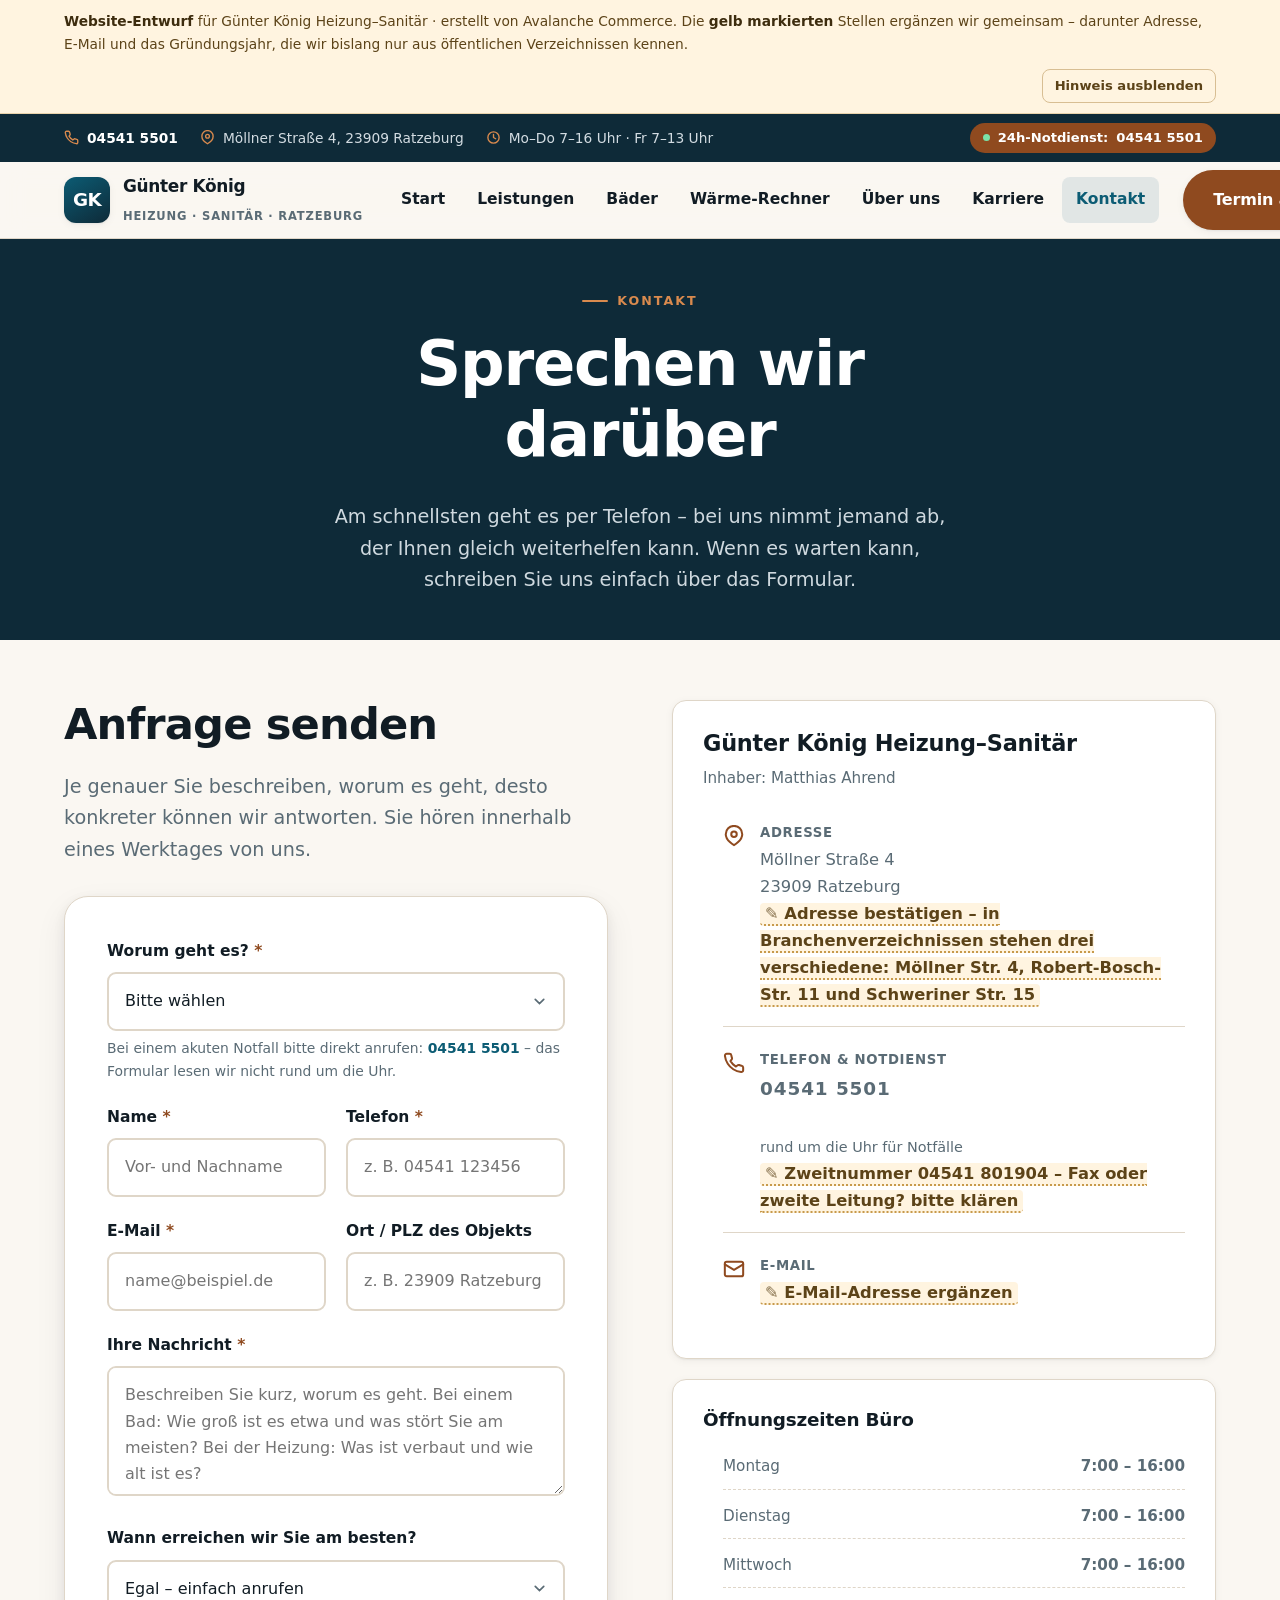
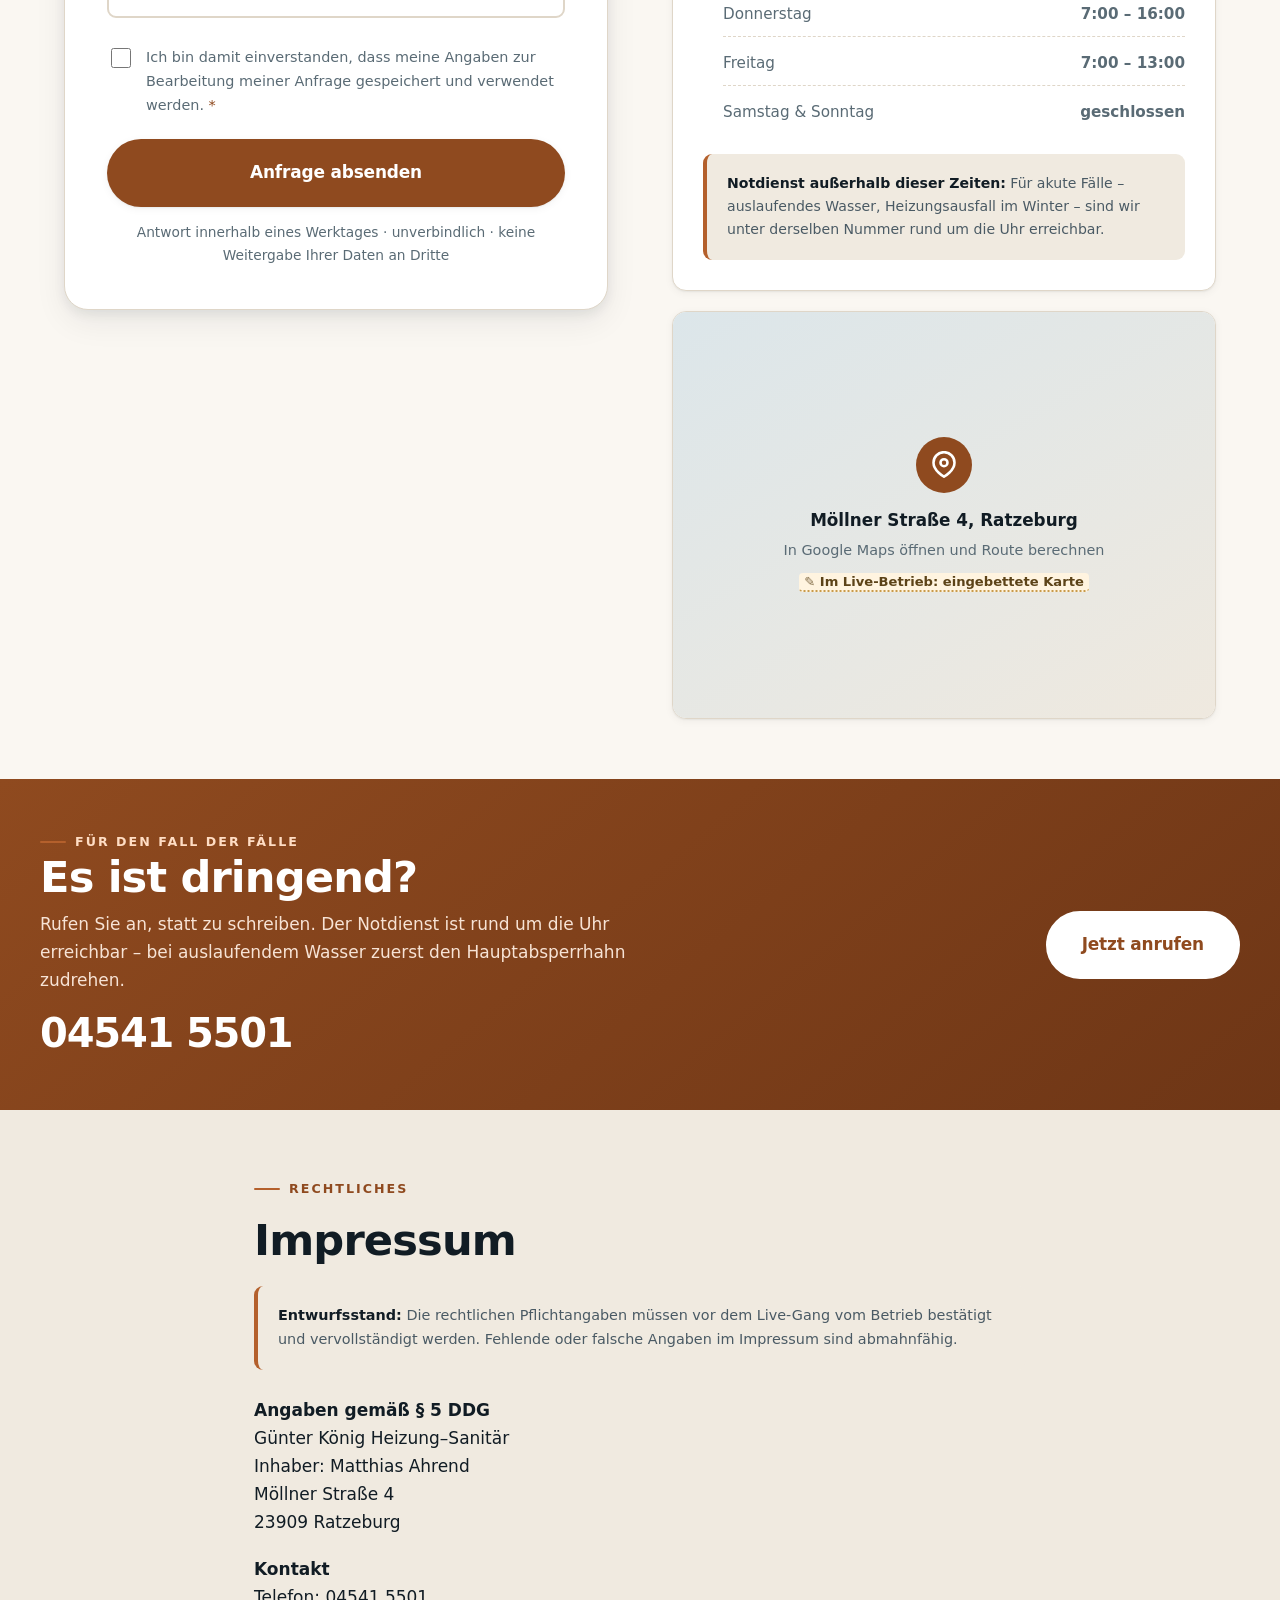
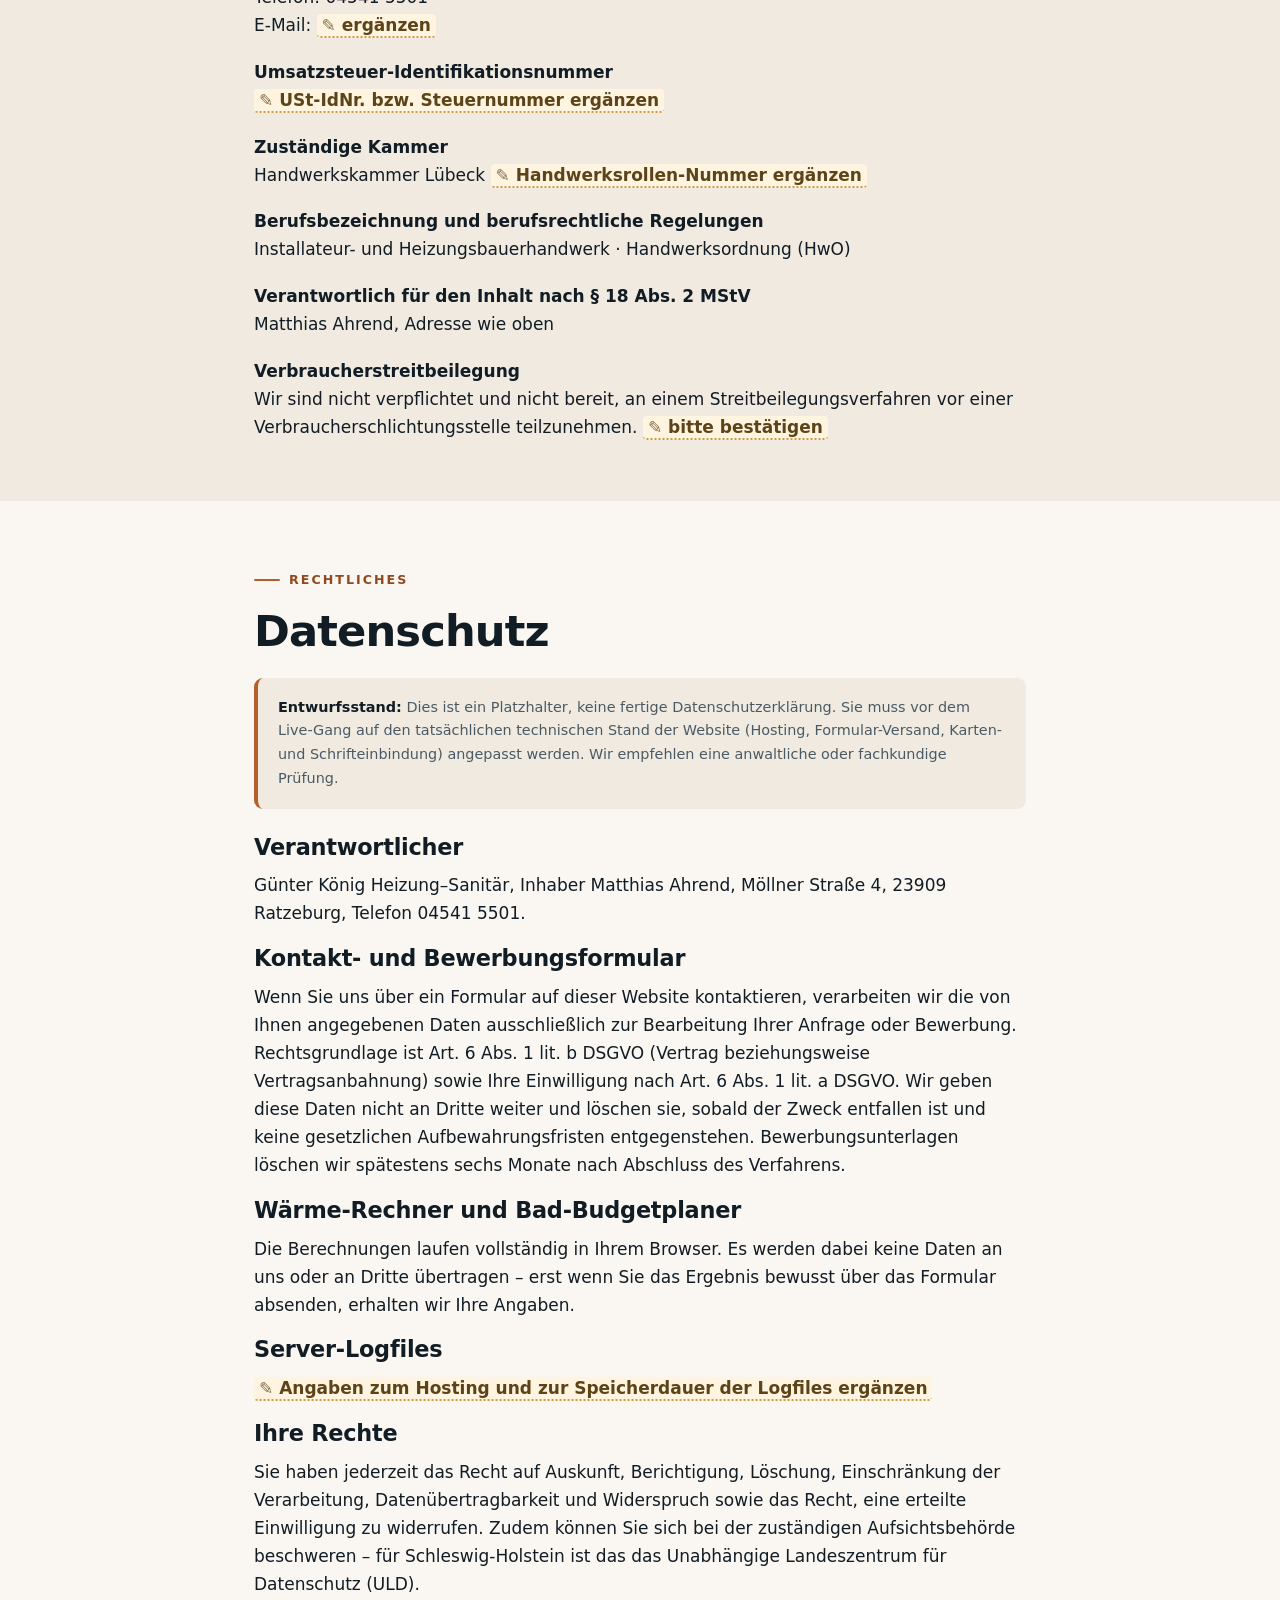
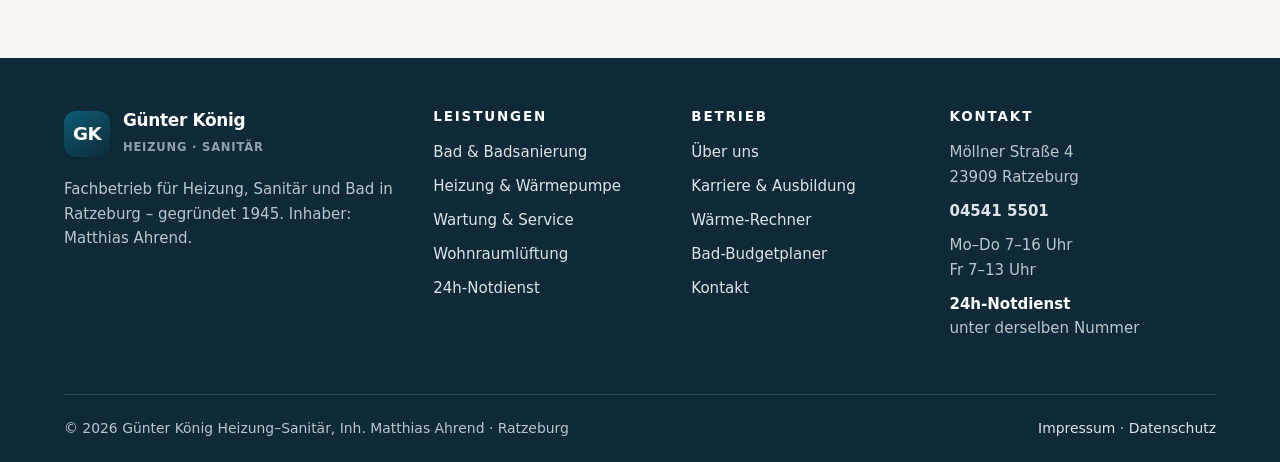
<file: kontakt.html>
<!DOCTYPE html>
<html lang="de">
<head>
<meta charset="utf-8">
<meta name="viewport" content="width=device-width, initial-scale=1">
<title>Kontakt &amp; 24h-Notdienst | Günter König Heizung–Sanitär Ratzeburg</title>
<meta name="description" content="Günter König Heizung–Sanitär, Möllner Straße 4, 23909 Ratzeburg. Telefon 04541 5501, rund um die Uhr für Notfälle. Anfrage bequem über das Kontaktformular.">
<meta name="theme-color" content="#0E2A38">
<!-- ENTWURFS-VORSCHAU: haelt die Seite aus Suchmaschinen heraus.
     Diese Zeile beim Live-Gang unter eigener Domain ENTFERNEN. -->
<meta name="robots" content="noindex, nofollow">
<link rel="stylesheet" href="assets/css/style.css">
<link rel="icon" href="data:image/svg+xml,%3Csvg xmlns='http://www.w3.org/2000/svg' viewBox='0 0 64 64'%3E%3Crect width='64' height='64' rx='14' fill='%230E2A38'/%3E%3Ctext x='32' y='44' font-family='Arial,sans-serif' font-size='30' font-weight='bold' fill='%23fff' text-anchor='middle'%3EK%3C/text%3E%3C/svg%3E">
</head>
<body>

<div class="draftbar"><div class="wrap draftbar__in">
  <span><b>Website-Entwurf</b> für Günter König Heizung–Sanitär · erstellt von Avalanche&nbsp;Commerce. Die <b>gelb markierten</b> Stellen ergänzen wir gemeinsam – darunter Adresse, E-Mail und das Gründungsjahr, die wir bislang nur aus öffentlichen Verzeichnissen kennen.</span>
  <button type="button">Hinweis ausblenden</button>
</div></div>

<div class="topbar"><div class="wrap topbar__in">
  <ul>
    <li><svg viewBox="0 0 24 24" fill="none" stroke="currentColor" stroke-width="2.2" stroke-linecap="round" stroke-linejoin="round"><path d="M22 16.9v3a2 2 0 0 1-2.2 2 19.8 19.8 0 0 1-8.6-3.1 19.5 19.5 0 0 1-6-6A19.8 19.8 0 0 1 2.1 4.2 2 2 0 0 1 4.1 2h3a2 2 0 0 1 2 1.7c.1.9.4 1.8.7 2.6a2 2 0 0 1-.5 2.1L8.1 9.9a16 16 0 0 0 6 6l1.5-1.2a2 2 0 0 1 2.1-.5c.8.3 1.7.6 2.6.7a2 2 0 0 1 1.7 2Z"/></svg><a href="tel:+4945415501">04541 5501</a></li>
    <li><svg viewBox="0 0 24 24" fill="none" stroke="currentColor" stroke-width="2.2" stroke-linecap="round" stroke-linejoin="round"><path d="M21 10c0 7-9 12-9 12s-9-5-9-12a9 9 0 0 1 18 0Z"/><circle cx="12" cy="10" r="3"/></svg>Möllner Straße 4, 23909 Ratzeburg</li>
    <li><svg viewBox="0 0 24 24" fill="none" stroke="currentColor" stroke-width="2.2" stroke-linecap="round" stroke-linejoin="round"><circle cx="12" cy="12" r="9"/><path d="M12 7v5l3.5 2"/></svg>Mo–Do 7–16 Uhr · Fr 7–13 Uhr</li>
  </ul>
  <span class="pill-emergency"><span class="dot"></span>24h-Notdienst: <a href="tel:+4945415501">04541 5501</a></span>
</div></div>

<header class="header"><div class="wrap header__in">
  <a class="brand" href="index.html">
    <span class="brand__mark">GK</span>
    <span><span class="brand__name">Günter König</span><br><span class="brand__sub">Heizung · Sanitär · Ratzeburg</span></span>
  </a>
  <nav class="nav" aria-label="Hauptnavigation">
    <a href="index.html">Start</a>
    <a href="leistungen.html">Leistungen</a>
    <a href="baeder.html">Bäder</a>
    <a href="waerme-rechner.html">Wärme-Rechner</a>
    <a href="ueber-uns.html">Über uns</a>
    <a href="karriere.html">Karriere</a>
    <a href="kontakt.html" aria-current="page">Kontakt</a>
  </nav>
  <a class="btn btn--primary" href="kontakt.html">Termin anfragen</a>
  <button class="burger" aria-label="Menü öffnen" aria-expanded="false" aria-controls="mnav"><span></span></button>
</div></header>

<div class="mobilenav" id="mnav">
  <a href="index.html">Start</a>
  <a href="leistungen.html">Leistungen</a>
  <a href="baeder.html">Bäder &amp; Badsanierung</a>
  <a href="waerme-rechner.html">Wärme-Rechner</a>
  <a href="ueber-uns.html">Über uns</a>
  <a href="karriere.html">Karriere</a>
  <a href="kontakt.html">Kontakt</a>
  <a class="btn btn--primary btn--block" href="tel:+4945415501">Jetzt anrufen: 04541 5501</a>
</div>

<section class="section section--tight section--navy">
  <div class="wrap center mw-head">
    <p class="eyebrow">Kontakt</p>
    <h1 style="color:#fff">Sprechen wir darüber</h1>
    <p class="lead">Am schnellsten geht es per Telefon – bei uns nimmt jemand ab, der Ihnen gleich weiterhelfen kann. Wenn es warten kann, schreiben Sie uns einfach über das Formular.</p>
  </div>
</section>

<section class="section">
  <div class="wrap">
    <div class="split" style="align-items:start">
      <div>
        <h2>Anfrage senden</h2>
        <p class="lead" style="margin-bottom:30px">Je genauer Sie beschreiben, worum es geht, desto konkreter können
        wir antworten. Sie hören innerhalb eines Werktages von uns.</p>

        <form data-demo class="form">
          <div class="form-grid">
            <div class="field span2">
              <label for="k-anliegen">Worum geht es? <span class="req">*</span></label>
              <select id="k-anliegen" name="anliegen" required>
                <option value="">Bitte wählen</option>
                <option value="notfall">Notfall – Wasser, Heizung, Verstopfung</option>
                <option value="bad">Neues Bad oder Badsanierung</option>
                <option value="heizung">Neue Heizung oder Wärmepumpe</option>
                <option value="wartung">Wartung oder Kundendienst</option>
                <option value="reparatur">Reparatur einer Kleinigkeit</option>
                <option value="lueftung">Wohnraumlüftung</option>
                <option value="sonstiges">Etwas anderes</option>
              </select>
              <p class="errtext">Bitte wählen Sie ein Anliegen aus.</p>
              <p class="field__hint">Bei einem akuten Notfall bitte direkt anrufen: <a href="tel:+4945415501"><b>04541 5501</b></a> – das Formular lesen wir nicht rund um die Uhr.</p>
            </div>
            <div class="field">
              <label for="k-name">Name <span class="req">*</span></label>
              <input type="text" id="k-name" name="name" required autocomplete="name" placeholder="Vor- und Nachname">
              <p class="errtext">Bitte geben Sie Ihren Namen an.</p>
            </div>
            <div class="field">
              <label for="k-tel">Telefon <span class="req">*</span></label>
              <input type="tel" id="k-tel" name="telefon" required autocomplete="tel" placeholder="z. B. 04541 123456">
              <p class="errtext">Bitte geben Sie eine erreichbare Telefonnummer an.</p>
            </div>
            <div class="field">
              <label for="k-mail">E-Mail <span class="req">*</span></label>
              <input type="email" id="k-mail" name="email" required autocomplete="email" placeholder="name@beispiel.de">
              <p class="errtext">Bitte prüfen Sie Ihre E-Mail-Adresse.</p>
            </div>
            <div class="field">
              <label for="k-ort">Ort / PLZ des Objekts</label>
              <input type="text" id="k-ort" name="ort" placeholder="z. B. 23909 Ratzeburg">
            </div>
            <div class="field span2">
              <label for="k-msg">Ihre Nachricht <span class="req">*</span></label>
              <textarea id="k-msg" name="nachricht" required placeholder="Beschreiben Sie kurz, worum es geht. Bei einem Bad: Wie groß ist es etwa und was stört Sie am meisten? Bei der Heizung: Was ist verbaut und wie alt ist es?"></textarea>
              <p class="errtext">Bitte beschreiben Sie kurz Ihr Anliegen.</p>
            </div>
            <div class="field span2">
              <label for="k-zeit">Wann erreichen wir Sie am besten?</label>
              <select id="k-zeit" name="zeit">
                <option>Egal – einfach anrufen</option>
                <option>Morgens (7–10 Uhr)</option>
                <option>Vormittags (10–12 Uhr)</option>
                <option>Nachmittags (12–16 Uhr)</option>
                <option>Nach 16 Uhr</option>
                <option>Bitte nur per E-Mail antworten</option>
              </select>
            </div>
          </div>
          <label class="consent">
            <input type="checkbox" required>
            <span>Ich bin damit einverstanden, dass meine Angaben zur Bearbeitung meiner Anfrage gespeichert und
            verwendet werden. <span class="req">*</span>
            <span class="errtext">Bitte bestätigen Sie diesen Hinweis.</span></span>
          </label>
          <button class="btn btn--primary btn--lg btn--block" type="submit">Anfrage absenden</button>
          <p style="font-size:.86rem;color:var(--muted);margin:14px 0 0;text-align:center">Antwort innerhalb eines
          Werktages · unverbindlich · keine Weitergabe Ihrer Daten an Dritte</p>
        </form>

        <div class="formmsg">
          <b>Vielen Dank – Ihre Anfrage ist angekommen.</b>
          Wir melden uns innerhalb eines Werktages. Bei dringenden Fällen erreichen Sie uns jederzeit unter
          <a href="tel:+4945415501">04541 5501</a>.
          <br><br><small><b>Hinweis zum Entwurf:</b> In dieser Vorschau wird noch keine E-Mail verschickt. Im
          Live-Betrieb geht die Anfrage direkt in das Postfach des Betriebs.</small>
        </div>
      </div>

      <div>
        <div class="card" style="padding:30px">
          <h3>Günter König Heizung–Sanitär</h3>
          <p style="color:var(--muted);font-size:.95rem">Inhaber: Matthias Ahrend</p>
          <ul class="infolist">
            <li><svg viewBox="0 0 24 24" fill="none" stroke="currentColor" stroke-width="2.2" stroke-linecap="round" stroke-linejoin="round"><path d="M21 10c0 7-9 12-9 12s-9-5-9-12a9 9 0 0 1 18 0Z"/><circle cx="12" cy="10" r="3"/></svg><div><b>Adresse</b><span>Möllner Straße 4<br>23909 Ratzeburg<br>
              <span class="todo">Adresse bestätigen – in Branchenverzeichnissen stehen drei verschiedene: Möllner Str. 4, Robert-Bosch-Str. 11 und Schweriner Str. 15</span></span></div></li>
            <li><svg viewBox="0 0 24 24" fill="none" stroke="currentColor" stroke-width="2.2" stroke-linecap="round" stroke-linejoin="round"><path d="M22 16.9v3a2 2 0 0 1-2.2 2 19.8 19.8 0 0 1-8.6-3.1 19.5 19.5 0 0 1-6-6A19.8 19.8 0 0 1 2.1 4.2 2 2 0 0 1 4.1 2h3a2 2 0 0 1 2 1.7c.1.9.4 1.8.7 2.6a2 2 0 0 1-.5 2.1L8.1 9.9a16 16 0 0 0 6 6l1.5-1.2a2 2 0 0 1 2.1-.5c.8.3 1.7.6 2.6.7a2 2 0 0 1 1.7 2Z"/></svg><div><b>Telefon &amp; Notdienst</b><span><a href="tel:+4945415501"><b style="font-size:1.15rem">04541 5501</b></a><br>
              <span style="font-size:.9rem;color:var(--muted)">rund um die Uhr für Notfälle</span><br>
              <span class="todo">Zweitnummer 04541 801904 – Fax oder zweite Leitung? bitte klären</span></span></div></li>
            <li><svg viewBox="0 0 24 24" fill="none" stroke="currentColor" stroke-width="2.2" stroke-linecap="round" stroke-linejoin="round"><rect x="2" y="4" width="20" height="16" rx="2"/><path d="m2 7 10 6 10-6"/></svg><div><b>E-Mail</b><span><span class="todo">E-Mail-Adresse ergänzen</span></span></div></li>
          </ul>
        </div>

        <div class="card" style="padding:30px;margin-top:20px">
          <h3 style="font-size:1.15rem">Öffnungszeiten Büro</h3>
          <ul class="hours">
            <li><span>Montag</span><b>7:00 – 16:00</b></li>
            <li><span>Dienstag</span><b>7:00 – 16:00</b></li>
            <li><span>Mittwoch</span><b>7:00 – 16:00</b></li>
            <li><span>Donnerstag</span><b>7:00 – 16:00</b></li>
            <li><span>Freitag</span><b>7:00 – 13:00</b></li>
            <li><span>Samstag &amp; Sonntag</span><b>geschlossen</b></li>
          </ul>
          <div class="note" style="margin-top:20px;font-size:.88rem"><b>Notdienst außerhalb dieser Zeiten:</b>
          Für akute Fälle – auslaufendes Wasser, Heizungsausfall im Winter – sind wir unter derselben Nummer
          rund um die Uhr erreichbar.</div>
        </div>

        <div class="card" style="padding:0;margin-top:20px;overflow:hidden">
          <a href="https://www.google.com/maps/search/?api=1&amp;query=M%C3%B6llner+Stra%C3%9Fe+4%2C+23909+Ratzeburg"
             target="_blank" rel="noopener" style="display:block;text-decoration:none">
            <div style="aspect-ratio:4/3;background:linear-gradient(150deg,#DCE6EA,#EFE9DF);display:grid;place-items:center;text-align:center;padding:26px">
              <div>
                <div style="width:56px;height:56px;border-radius:50%;background:var(--copper-dark);display:grid;place-items:center;margin:0 auto 14px">
                  <svg viewBox="0 0 24 24" width="28" height="28" fill="none" stroke="#fff" stroke-width="2.2" stroke-linecap="round" stroke-linejoin="round"><path d="M21 10c0 7-9 12-9 12s-9-5-9-12a9 9 0 0 1 18 0Z"/><circle cx="12" cy="10" r="3"/></svg>
                </div>
                <b style="color:var(--ink);display:block;font-size:1.05rem">Möllner Straße 4, Ratzeburg</b>
                <span style="color:var(--muted);font-size:.9rem">In Google Maps öffnen und Route berechnen</span>
                <div style="margin-top:8px;font-size:.82rem;color:var(--muted)"><span class="todo">Im Live-Betrieb: eingebettete Karte</span></div>
              </div>
            </div>
          </a>
        </div>
      </div>
    </div>
  </div>
</section>

<section class="emergency">
  <div class="wrap emergency__in">
    <div>
      <p class="eyebrow" style="color:#FFDDC4">Für den Fall der Fälle</p>
      <h2>Es ist dringend?</h2>
      <p>Rufen Sie an, statt zu schreiben. Der Notdienst ist rund um die Uhr erreichbar – bei auslaufendem Wasser zuerst den Hauptabsperrhahn zudrehen.</p>
      <a class="tel-big" href="tel:+4945415501">04541 5501</a>
    </div>
    <div><a class="btn btn--lg" href="tel:+4945415501">Jetzt anrufen</a></div>
  </div>
</section>

<section class="section section--sand anchor-offset" id="impressum">
  <div class="wrap" style="max-width:820px">
    <p class="eyebrow">Rechtliches</p>
    <h2>Impressum</h2>
    <div class="note" style="margin-bottom:26px"><b>Entwurfsstand:</b> Die rechtlichen Pflichtangaben müssen vor dem
    Live-Gang vom Betrieb bestätigt und vervollständigt werden. Fehlende oder falsche Angaben im Impressum sind
    abmahnfähig.</div>
    <p><b>Angaben gemäß § 5 DDG</b><br>
    Günter König Heizung–Sanitär<br>
    Inhaber: Matthias Ahrend<br>
    Möllner Straße 4<br>
    23909 Ratzeburg</p>
    <p><b>Kontakt</b><br>
    Telefon: 04541 5501<br>
    E-Mail: <span class="todo">ergänzen</span></p>
    <p><b>Umsatzsteuer-Identifikationsnummer</b><br><span class="todo">USt-IdNr. bzw. Steuernummer ergänzen</span></p>
    <p><b>Zuständige Kammer</b><br>
    Handwerkskammer Lübeck <span class="todo">Handwerksrollen-Nummer ergänzen</span></p>
    <p><b>Berufsbezeichnung und berufsrechtliche Regelungen</b><br>
    Installateur- und Heizungsbauerhandwerk · Handwerksordnung (HwO)</p>
    <p><b>Verantwortlich für den Inhalt nach § 18 Abs. 2 MStV</b><br>
    Matthias Ahrend, Adresse wie oben</p>
    <p><b>Verbraucherstreitbeilegung</b><br>
    Wir sind nicht verpflichtet und nicht bereit, an einem Streitbeilegungsverfahren vor einer
    Verbraucherschlichtungsstelle teilzunehmen. <span class="todo">bitte bestätigen</span></p>
  </div>
</section>

<section class="section anchor-offset" id="datenschutz">
  <div class="wrap" style="max-width:820px">
    <p class="eyebrow">Rechtliches</p>
    <h2>Datenschutz</h2>
    <div class="note" style="margin-bottom:26px"><b>Entwurfsstand:</b> Dies ist ein Platzhalter, keine fertige
    Datenschutzerklärung. Sie muss vor dem Live-Gang auf den tatsächlichen technischen Stand der Website
    (Hosting, Formular-Versand, Karten- und Schrifteinbindung) angepasst werden. Wir empfehlen eine
    anwaltliche oder fachkundige Prüfung.</div>
    <h3>Verantwortlicher</h3>
    <p>Günter König Heizung–Sanitär, Inhaber Matthias Ahrend, Möllner Straße 4, 23909 Ratzeburg,
    Telefon 04541 5501.</p>
    <h3>Kontakt- und Bewerbungsformular</h3>
    <p>Wenn Sie uns über ein Formular auf dieser Website kontaktieren, verarbeiten wir die von Ihnen angegebenen
    Daten ausschließlich zur Bearbeitung Ihrer Anfrage oder Bewerbung. Rechtsgrundlage ist Art. 6 Abs. 1 lit. b
    DSGVO (Vertrag beziehungsweise Vertragsanbahnung) sowie Ihre Einwilligung nach Art. 6 Abs. 1 lit. a DSGVO.
    Wir geben diese Daten nicht an Dritte weiter und löschen sie, sobald der Zweck entfallen ist und keine
    gesetzlichen Aufbewahrungsfristen entgegenstehen. Bewerbungsunterlagen löschen wir spätestens sechs Monate
    nach Abschluss des Verfahrens.</p>
    <h3>Wärme-Rechner und Bad-Budgetplaner</h3>
    <p>Die Berechnungen laufen vollständig in Ihrem Browser. Es werden dabei keine Daten an uns oder an Dritte
    übertragen – erst wenn Sie das Ergebnis bewusst über das Formular absenden, erhalten wir Ihre Angaben.</p>
    <h3>Server-Logfiles</h3>
    <p><span class="todo">Angaben zum Hosting und zur Speicherdauer der Logfiles ergänzen</span></p>
    <h3>Ihre Rechte</h3>
    <p>Sie haben jederzeit das Recht auf Auskunft, Berichtigung, Löschung, Einschränkung der Verarbeitung,
    Datenübertragbarkeit und Widerspruch sowie das Recht, eine erteilte Einwilligung zu widerrufen. Zudem können
    Sie sich bei der zuständigen Aufsichtsbehörde beschweren – für Schleswig-Holstein ist das das Unabhängige
    Landeszentrum für Datenschutz (ULD).</p>
  </div>
</section>


<footer class="footer">
  <div class="wrap">
    <div class="footer__grid">
      <div>
        <a class="brand" href="index.html" style="margin-bottom:18px">
          <span class="brand__mark">GK</span>
          <span><span class="brand__name">Günter König</span><br><span class="brand__sub">Heizung · Sanitär</span></span>
        </a>
        <p>Fachbetrieb für Heizung, Sanitär und Bad in Ratzeburg – gegründet 1945. Inhaber: Matthias Ahrend.</p>
      </div>
      <div>
        <h4>Leistungen</h4>
        <ul>
          <li><a href="baeder.html">Bad &amp; Badsanierung</a></li>
          <li><a href="leistungen.html#heizung">Heizung &amp; Wärmepumpe</a></li>
          <li><a href="leistungen.html#service">Wartung &amp; Service</a></li>
          <li><a href="leistungen.html#lueftung">Wohnraumlüftung</a></li>
          <li><a href="leistungen.html#notdienst">24h-Notdienst</a></li>
        </ul>
      </div>
      <div>
        <h4>Betrieb</h4>
        <ul>
          <li><a href="ueber-uns.html">Über uns</a></li>
          <li><a href="karriere.html">Karriere &amp; Ausbildung</a></li>
          <li><a href="waerme-rechner.html">Wärme-Rechner</a></li>
          <li><a href="baeder.html#badplaner">Bad-Budgetplaner</a></li>
          <li><a href="kontakt.html">Kontakt</a></li>
        </ul>
      </div>
      <div>
        <h4>Kontakt</h4>
        <ul>
          <li>Möllner Straße 4<br>23909 Ratzeburg</li>
          <li><a href="tel:+4945415501"><b>04541 5501</b></a></li>
          <li>Mo–Do 7–16 Uhr<br>Fr 7–13 Uhr</li>
          <li><b style="color:#fff">24h-Notdienst</b><br>unter derselben Nummer</li>
        </ul>
      </div>
    </div>
    <div class="footer__bottom">
      <span>© 2026 Günter König Heizung–Sanitär, Inh. Matthias Ahrend · Ratzeburg</span>
      <span><a href="kontakt.html#impressum">Impressum</a> · <a href="kontakt.html#datenschutz">Datenschutz</a></span>
    </div>
  </div>
</footer>

<script src="assets/js/main.js"></script>
</body>
</html>
</file>
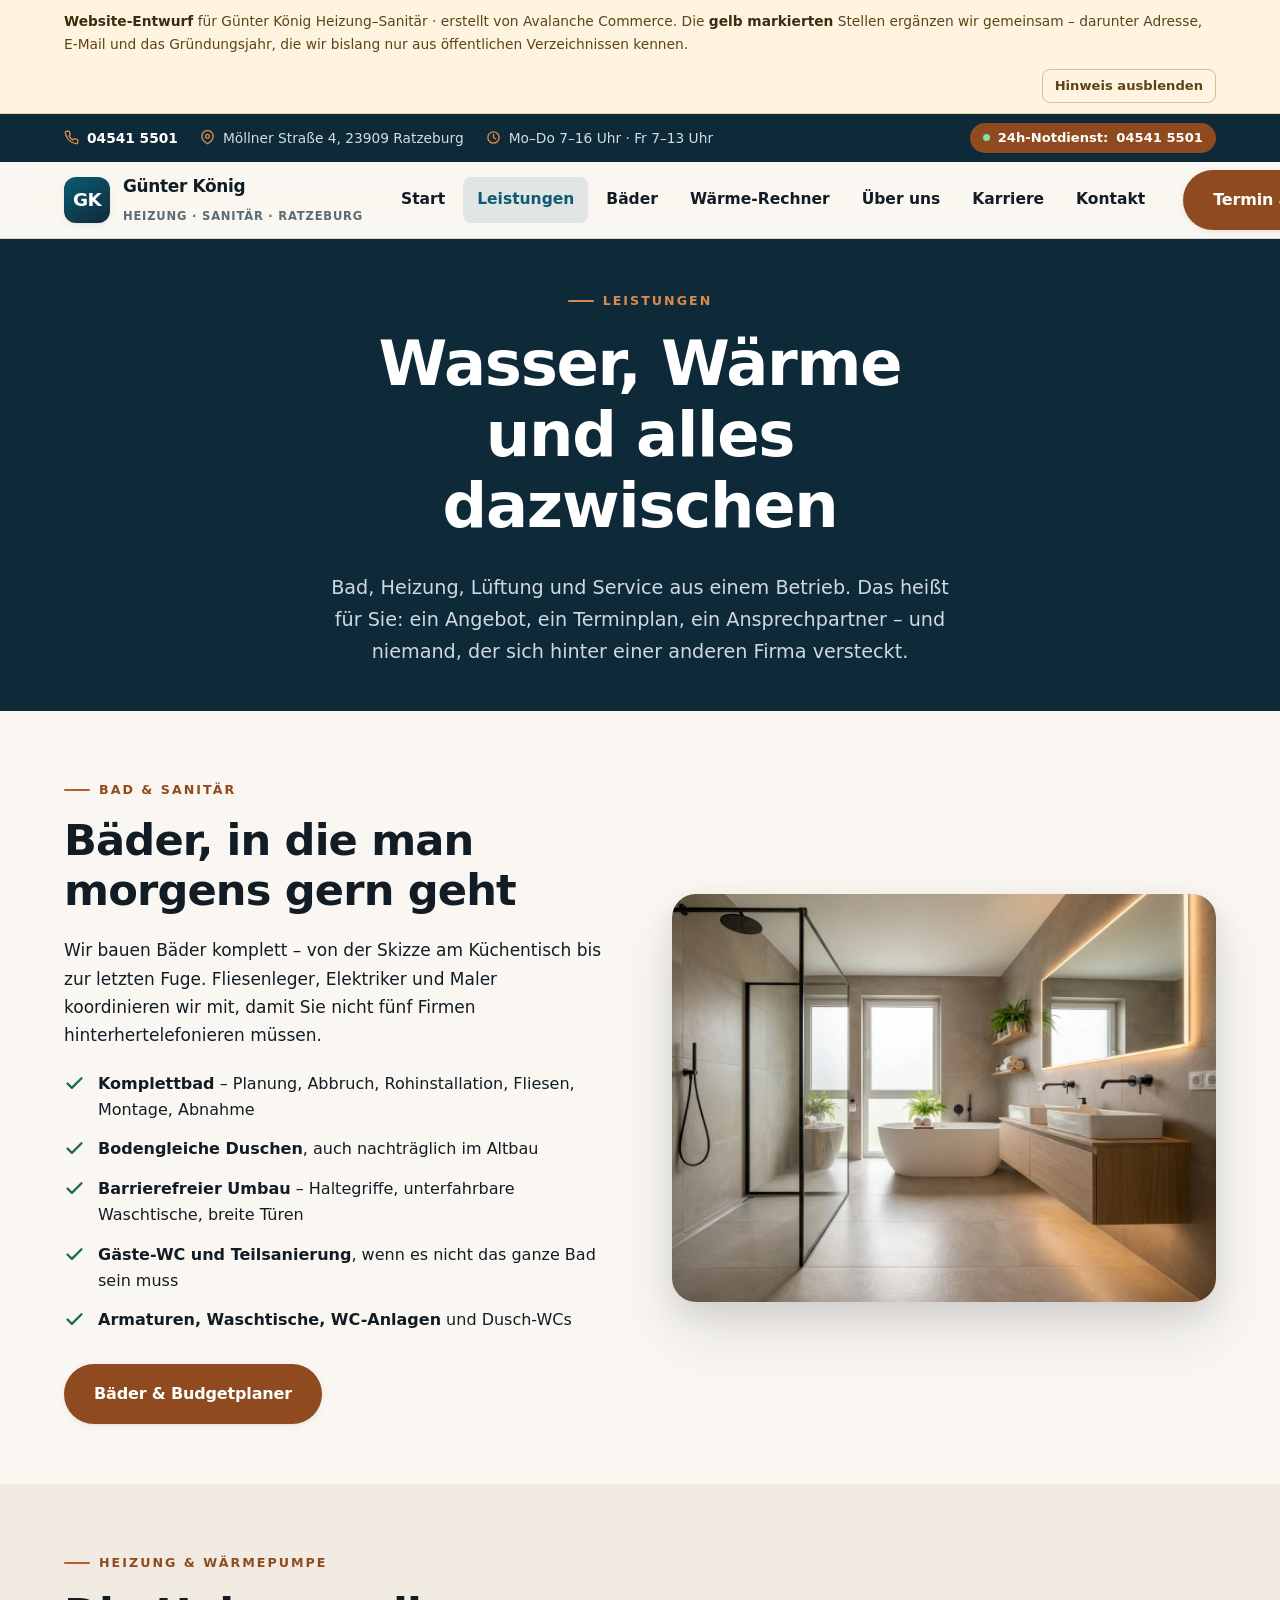
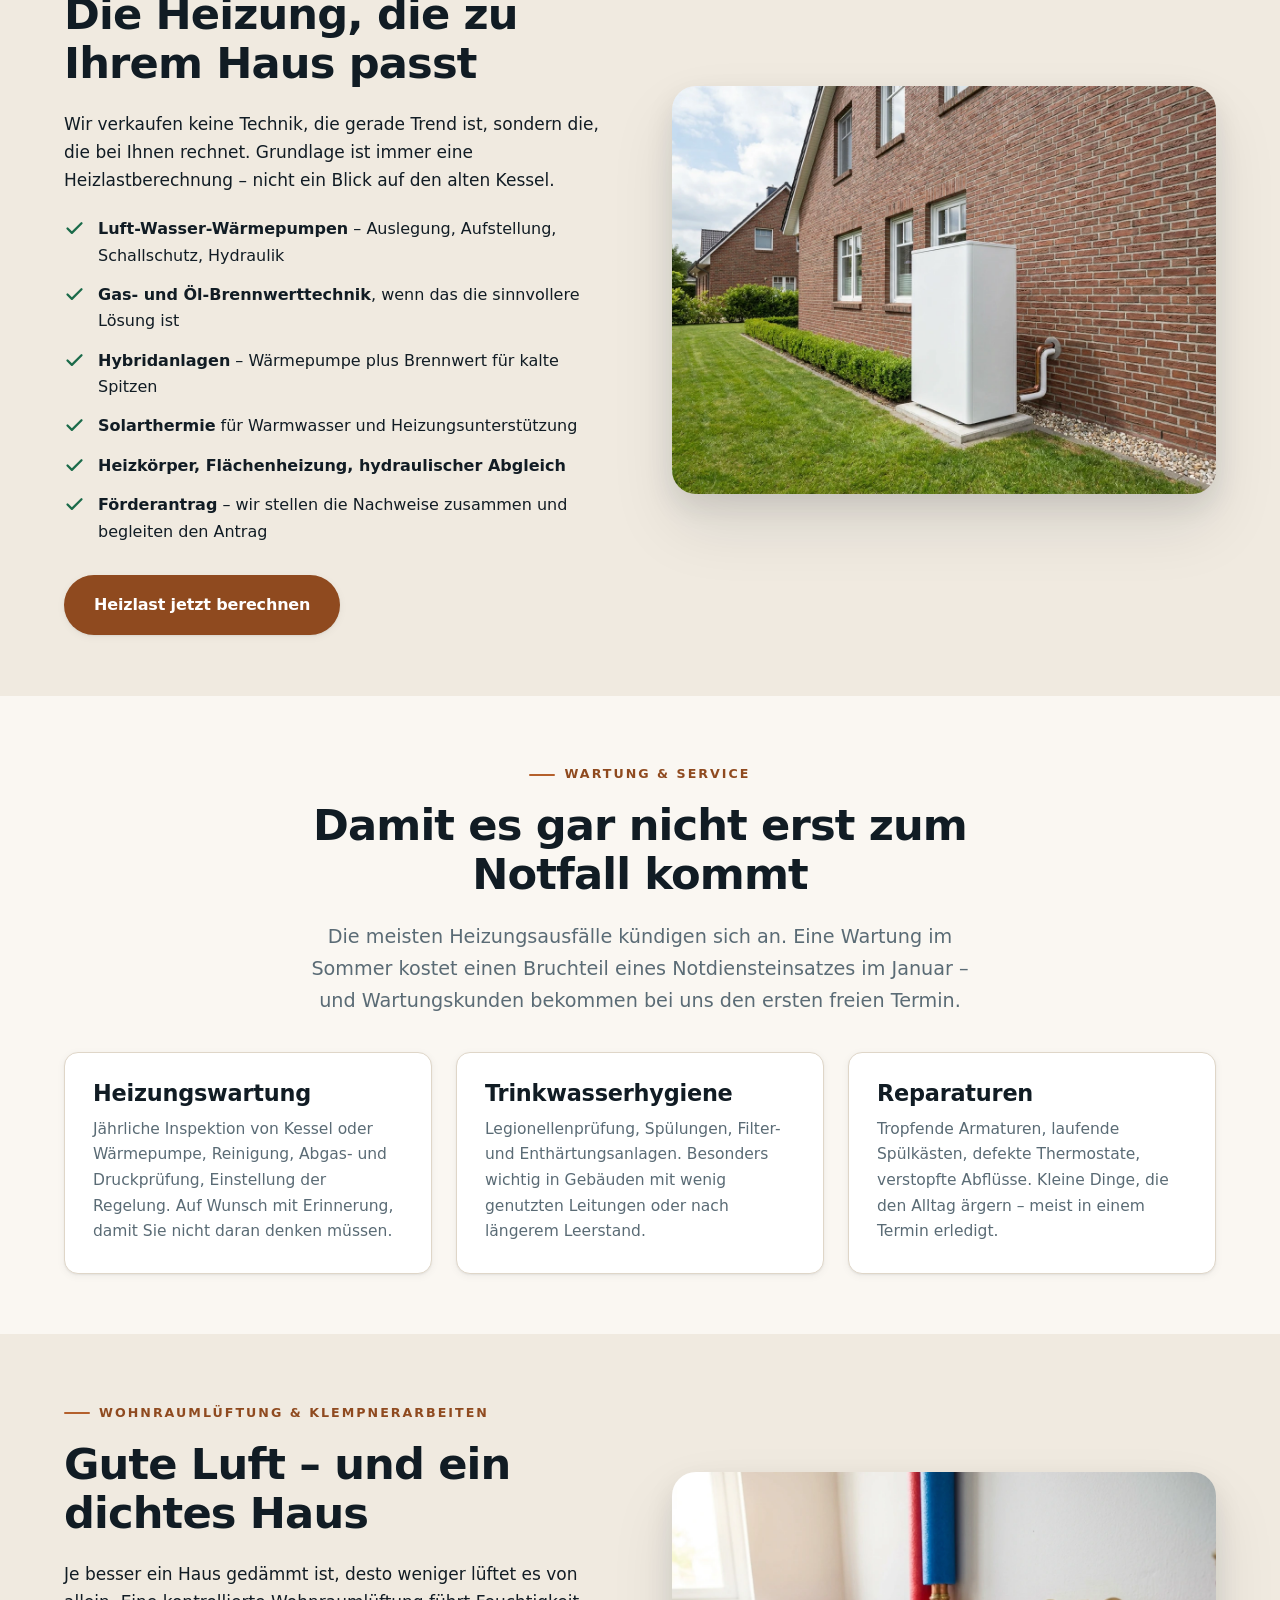
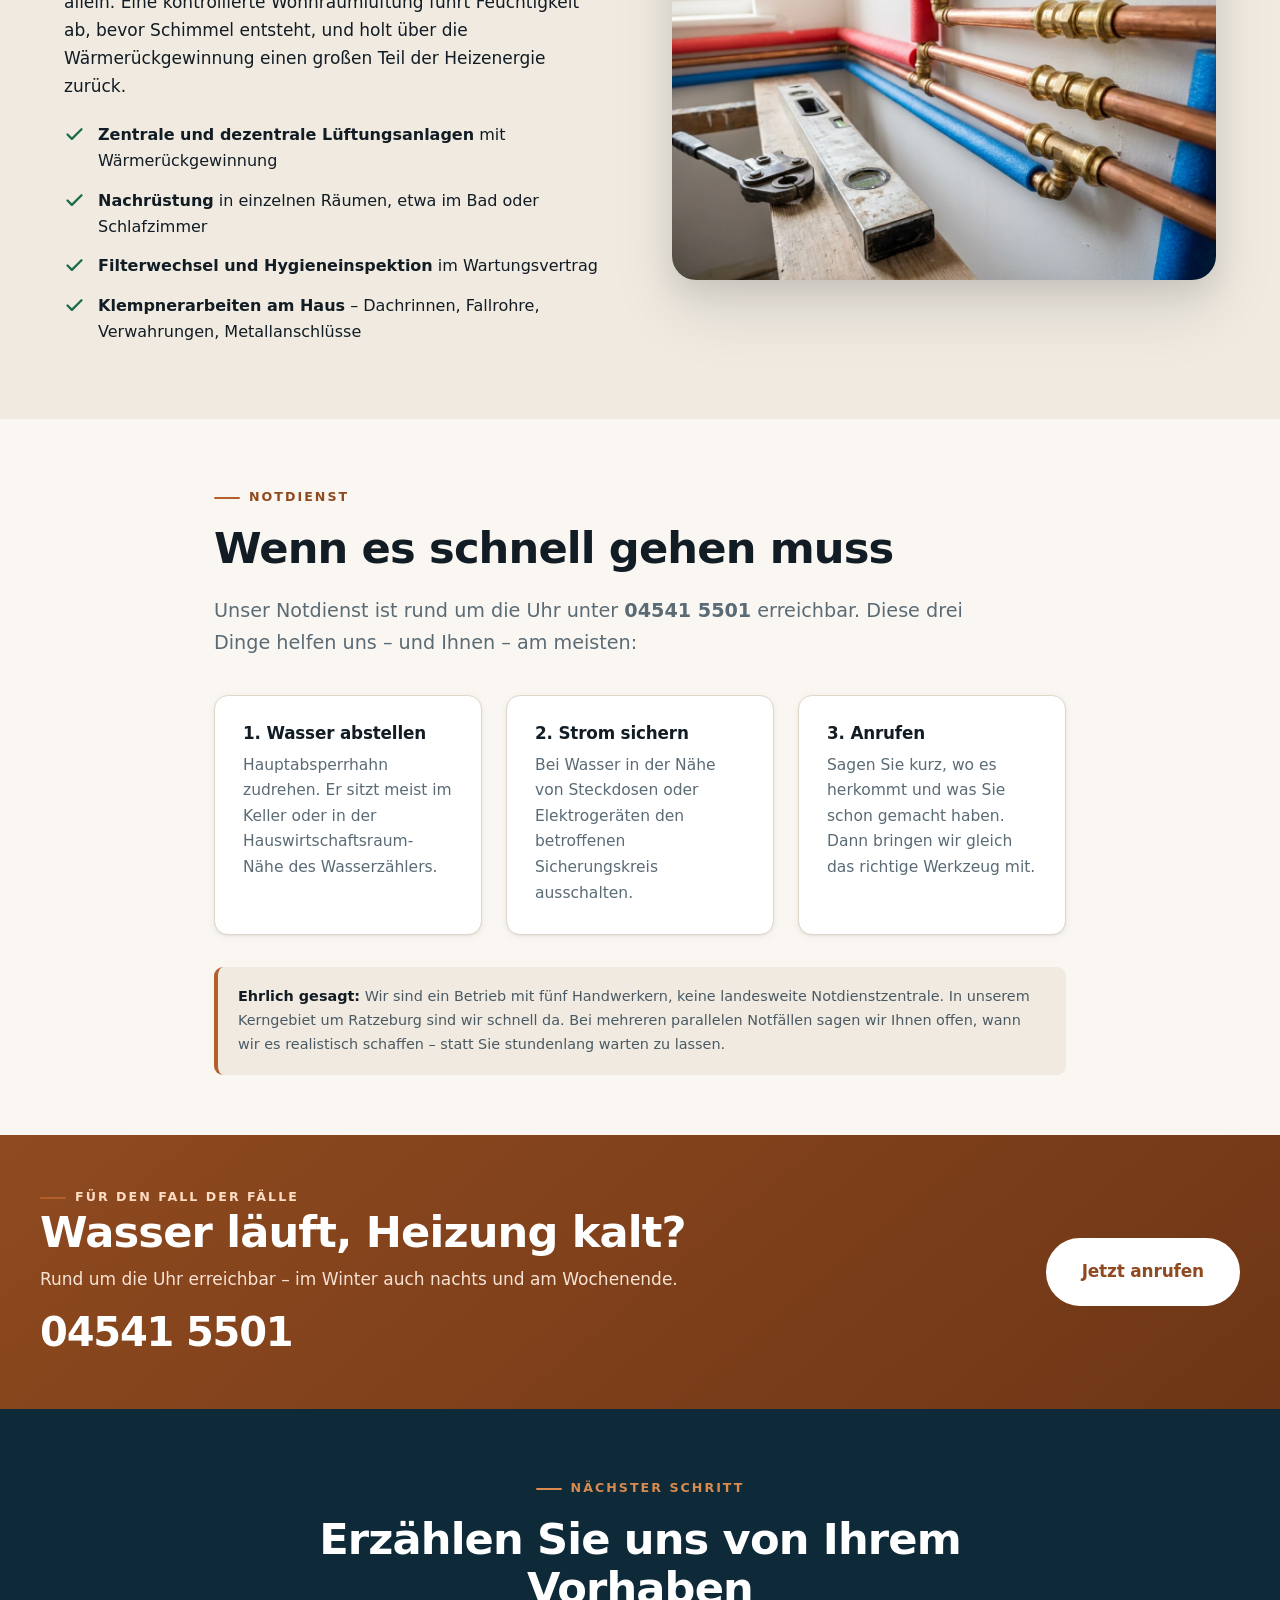
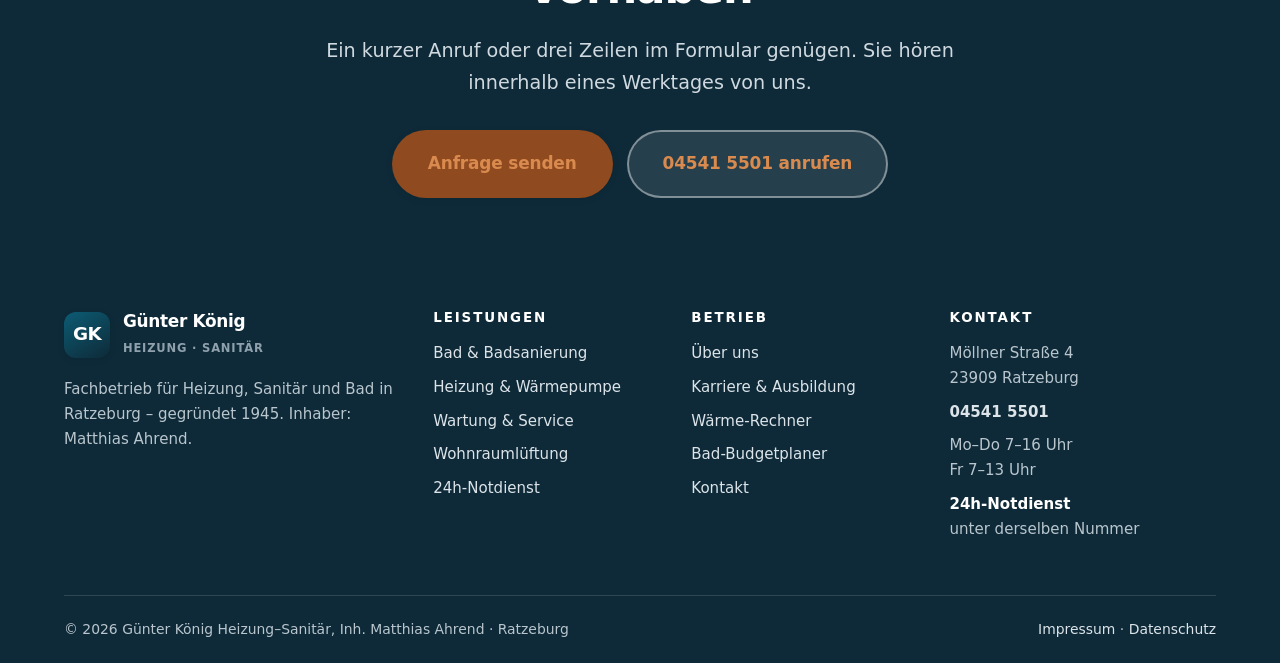
<file: leistungen.html>
<!DOCTYPE html>
<html lang="de">
<head>
<meta charset="utf-8">
<meta name="viewport" content="width=device-width, initial-scale=1">
<title>Leistungen: Bad, Heizung, Wärmepumpe &amp; Notdienst | Günter König Ratzeburg</title>
<meta name="description" content="Bad und Sanitär, Heizung und Wärmepumpe, Wohnraumlüftung, Wartung und 24h-Notdienst in Ratzeburg und im Kreis Herzogtum Lauenburg – alles aus einem Fachbetrieb.">
<meta name="theme-color" content="#0E2A38">
<!-- ENTWURFS-VORSCHAU: haelt die Seite aus Suchmaschinen heraus.
     Diese Zeile beim Live-Gang unter eigener Domain ENTFERNEN. -->
<meta name="robots" content="noindex, nofollow">
<link rel="stylesheet" href="assets/css/style.css">
<link rel="icon" href="data:image/svg+xml,%3Csvg xmlns='http://www.w3.org/2000/svg' viewBox='0 0 64 64'%3E%3Crect width='64' height='64' rx='14' fill='%230E2A38'/%3E%3Ctext x='32' y='44' font-family='Arial,sans-serif' font-size='30' font-weight='bold' fill='%23fff' text-anchor='middle'%3EK%3C/text%3E%3C/svg%3E">
</head>
<body>

<div class="draftbar"><div class="wrap draftbar__in">
  <span><b>Website-Entwurf</b> für Günter König Heizung–Sanitär · erstellt von Avalanche&nbsp;Commerce. Die <b>gelb markierten</b> Stellen ergänzen wir gemeinsam – darunter Adresse, E-Mail und das Gründungsjahr, die wir bislang nur aus öffentlichen Verzeichnissen kennen.</span>
  <button type="button">Hinweis ausblenden</button>
</div></div>

<div class="topbar"><div class="wrap topbar__in">
  <ul>
    <li><svg viewBox="0 0 24 24" fill="none" stroke="currentColor" stroke-width="2.2" stroke-linecap="round" stroke-linejoin="round"><path d="M22 16.9v3a2 2 0 0 1-2.2 2 19.8 19.8 0 0 1-8.6-3.1 19.5 19.5 0 0 1-6-6A19.8 19.8 0 0 1 2.1 4.2 2 2 0 0 1 4.1 2h3a2 2 0 0 1 2 1.7c.1.9.4 1.8.7 2.6a2 2 0 0 1-.5 2.1L8.1 9.9a16 16 0 0 0 6 6l1.5-1.2a2 2 0 0 1 2.1-.5c.8.3 1.7.6 2.6.7a2 2 0 0 1 1.7 2Z"/></svg><a href="tel:+4945415501">04541 5501</a></li>
    <li><svg viewBox="0 0 24 24" fill="none" stroke="currentColor" stroke-width="2.2" stroke-linecap="round" stroke-linejoin="round"><path d="M21 10c0 7-9 12-9 12s-9-5-9-12a9 9 0 0 1 18 0Z"/><circle cx="12" cy="10" r="3"/></svg>Möllner Straße 4, 23909 Ratzeburg</li>
    <li><svg viewBox="0 0 24 24" fill="none" stroke="currentColor" stroke-width="2.2" stroke-linecap="round" stroke-linejoin="round"><circle cx="12" cy="12" r="9"/><path d="M12 7v5l3.5 2"/></svg>Mo–Do 7–16 Uhr · Fr 7–13 Uhr</li>
  </ul>
  <span class="pill-emergency"><span class="dot"></span>24h-Notdienst: <a href="tel:+4945415501">04541 5501</a></span>
</div></div>

<header class="header"><div class="wrap header__in">
  <a class="brand" href="index.html">
    <span class="brand__mark">GK</span>
    <span><span class="brand__name">Günter König</span><br><span class="brand__sub">Heizung · Sanitär · Ratzeburg</span></span>
  </a>
  <nav class="nav" aria-label="Hauptnavigation">
    <a href="index.html">Start</a>
    <a href="leistungen.html" aria-current="page">Leistungen</a>
    <a href="baeder.html">Bäder</a>
    <a href="waerme-rechner.html">Wärme-Rechner</a>
    <a href="ueber-uns.html">Über uns</a>
    <a href="karriere.html">Karriere</a>
    <a href="kontakt.html">Kontakt</a>
  </nav>
  <a class="btn btn--primary" href="kontakt.html">Termin anfragen</a>
  <button class="burger" aria-label="Menü öffnen" aria-expanded="false" aria-controls="mnav"><span></span></button>
</div></header>

<div class="mobilenav" id="mnav">
  <a href="index.html">Start</a>
  <a href="leistungen.html">Leistungen</a>
  <a href="baeder.html">Bäder &amp; Badsanierung</a>
  <a href="waerme-rechner.html">Wärme-Rechner</a>
  <a href="ueber-uns.html">Über uns</a>
  <a href="karriere.html">Karriere</a>
  <a href="kontakt.html">Kontakt</a>
  <a class="btn btn--primary btn--block" href="tel:+4945415501">Jetzt anrufen: 04541 5501</a>
</div>

<section class="section section--tight section--navy">
  <div class="wrap center mw-head">
    <p class="eyebrow">Leistungen</p>
    <h1 style="color:#fff">Wasser, Wärme und alles dazwischen</h1>
    <p class="lead">Bad, Heizung, Lüftung und Service aus einem Betrieb. Das heißt für Sie: ein Angebot, ein Terminplan, ein Ansprechpartner – und niemand, der sich hinter einer anderen Firma versteckt.</p>
  </div>
</section>

<section class="section" id="bad">
  <div class="wrap">
    <div class="split">
      <div>
        <p class="eyebrow">Bad &amp; Sanitär</p>
        <h2>Bäder, in die man morgens gern geht</h2>
        <p>Wir bauen Bäder komplett – von der Skizze am Küchentisch bis zur letzten Fuge. Fliesenleger, Elektriker
        und Maler koordinieren wir mit, damit Sie nicht fünf Firmen hinterhertelefonieren müssen.</p>
        <ul class="checks">
          <li><svg viewBox="0 0 24 24" fill="none" stroke="currentColor" stroke-width="2.6" stroke-linecap="round" stroke-linejoin="round"><polyline points="20 6 9 17 4 12"/></svg><span><b>Komplettbad</b> – Planung, Abbruch, Rohinstallation, Fliesen, Montage, Abnahme</span></li>
          <li><svg viewBox="0 0 24 24" fill="none" stroke="currentColor" stroke-width="2.6" stroke-linecap="round" stroke-linejoin="round"><polyline points="20 6 9 17 4 12"/></svg><span><b>Bodengleiche Duschen</b>, auch nachträglich im Altbau</span></li>
          <li><svg viewBox="0 0 24 24" fill="none" stroke="currentColor" stroke-width="2.6" stroke-linecap="round" stroke-linejoin="round"><polyline points="20 6 9 17 4 12"/></svg><span><b>Barrierefreier Umbau</b> – Haltegriffe, unterfahrbare Waschtische, breite Türen</span></li>
          <li><svg viewBox="0 0 24 24" fill="none" stroke="currentColor" stroke-width="2.6" stroke-linecap="round" stroke-linejoin="round"><polyline points="20 6 9 17 4 12"/></svg><span><b>Gäste-WC und Teilsanierung</b>, wenn es nicht das ganze Bad sein muss</span></li>
          <li><svg viewBox="0 0 24 24" fill="none" stroke="currentColor" stroke-width="2.6" stroke-linecap="round" stroke-linejoin="round"><polyline points="20 6 9 17 4 12"/></svg><span><b>Armaturen, Waschtische, WC-Anlagen</b> und Dusch-WCs</span></li>
        </ul>
        <div class="btn-row" style="margin-top:30px">
          <a class="btn btn--primary" href="baeder.html">Bäder &amp; Budgetplaner</a>
        </div>
      </div>
      <div class="split__media split__media--stack">
        <img src="img/badsanierung-modernes-badezimmer-ratzeburg.webp" alt="Neu saniertes Badezimmer mit bodengleicher Dusche, Holzwaschtisch und freistehender Wanne">
      </div>
    </div>
  </div>
</section>

<section class="section section--sand" id="heizung">
  <div class="wrap">
    <div class="split split--rev">
      <div class="split__media split__media--stack">
        <img src="img/waermepumpe-einfamilienhaus-norddeutschland.webp" alt="Luft-Wasser-Wärmepumpe an einem Einfamilienhaus mit Klinkerfassade">
      </div>
      <div>
        <p class="eyebrow">Heizung &amp; Wärmepumpe</p>
        <h2>Die Heizung, die zu Ihrem Haus passt</h2>
        <p>Wir verkaufen keine Technik, die gerade Trend ist, sondern die, die bei Ihnen rechnet. Grundlage ist
        immer eine Heizlastberechnung – nicht ein Blick auf den alten Kessel.</p>
        <ul class="checks">
          <li><svg viewBox="0 0 24 24" fill="none" stroke="currentColor" stroke-width="2.6" stroke-linecap="round" stroke-linejoin="round"><polyline points="20 6 9 17 4 12"/></svg><span><b>Luft-Wasser-Wärmepumpen</b> – Auslegung, Aufstellung, Schallschutz, Hydraulik</span></li>
          <li><svg viewBox="0 0 24 24" fill="none" stroke="currentColor" stroke-width="2.6" stroke-linecap="round" stroke-linejoin="round"><polyline points="20 6 9 17 4 12"/></svg><span><b>Gas- und Öl-Brennwerttechnik</b>, wenn das die sinnvollere Lösung ist</span></li>
          <li><svg viewBox="0 0 24 24" fill="none" stroke="currentColor" stroke-width="2.6" stroke-linecap="round" stroke-linejoin="round"><polyline points="20 6 9 17 4 12"/></svg><span><b>Hybridanlagen</b> – Wärmepumpe plus Brennwert für kalte Spitzen</span></li>
          <li><svg viewBox="0 0 24 24" fill="none" stroke="currentColor" stroke-width="2.6" stroke-linecap="round" stroke-linejoin="round"><polyline points="20 6 9 17 4 12"/></svg><span><b>Solarthermie</b> für Warmwasser und Heizungsunterstützung</span></li>
          <li><svg viewBox="0 0 24 24" fill="none" stroke="currentColor" stroke-width="2.6" stroke-linecap="round" stroke-linejoin="round"><polyline points="20 6 9 17 4 12"/></svg><span><b>Heizkörper, Flächenheizung, hydraulischer Abgleich</b></span></li>
          <li><svg viewBox="0 0 24 24" fill="none" stroke="currentColor" stroke-width="2.6" stroke-linecap="round" stroke-linejoin="round"><polyline points="20 6 9 17 4 12"/></svg><span><b>Förderantrag</b> – wir stellen die Nachweise zusammen und begleiten den Antrag</span></li>
        </ul>
        <div class="btn-row" style="margin-top:30px">
          <a class="btn btn--primary" href="waerme-rechner.html">Heizlast jetzt berechnen</a>
        </div>
      </div>
    </div>
  </div>
</section>

<section class="section" id="service">
  <div class="wrap">
    <div class="center mw-head">
      <p class="eyebrow">Wartung &amp; Service</p>
      <h2>Damit es gar nicht erst zum Notfall kommt</h2>
      <p class="lead">Die meisten Heizungsausfälle kündigen sich an. Eine Wartung im Sommer kostet einen Bruchteil
      eines Notdiensteinsatzes im Januar – und Wartungskunden bekommen bei uns den ersten freien Termin.</p>
    </div>
    <div class="grid grid--3" style="margin-top:36px">
      <div class="card card--hover">
        <h3>Heizungswartung</h3>
        <p>Jährliche Inspektion von Kessel oder Wärmepumpe, Reinigung, Abgas- und Druckprüfung, Einstellung der
        Regelung. Auf Wunsch mit Erinnerung, damit Sie nicht daran denken müssen.</p>
      </div>
      <div class="card card--hover">
        <h3>Trinkwasserhygiene</h3>
        <p>Legionellenprüfung, Spülungen, Filter- und Enthärtungsanlagen. Besonders wichtig in Gebäuden mit
        wenig genutzten Leitungen oder nach längerem Leerstand.</p>
      </div>
      <div class="card card--hover">
        <h3>Reparaturen</h3>
        <p>Tropfende Armaturen, laufende Spülkästen, defekte Thermostate, verstopfte Abflüsse. Kleine Dinge,
        die den Alltag ärgern – meist in einem Termin erledigt.</p>
      </div>
    </div>
  </div>
</section>

<section class="section section--sand" id="lueftung">
  <div class="wrap">
    <div class="split">
      <div>
        <p class="eyebrow">Wohnraumlüftung &amp; Klempnerarbeiten</p>
        <h2>Gute Luft – und ein dichtes Haus</h2>
        <p>Je besser ein Haus gedämmt ist, desto weniger lüftet es von allein. Eine kontrollierte Wohnraumlüftung
        führt Feuchtigkeit ab, bevor Schimmel entsteht, und holt über die Wärmerückgewinnung einen großen Teil
        der Heizenergie zurück.</p>
        <ul class="checks">
          <li><svg viewBox="0 0 24 24" fill="none" stroke="currentColor" stroke-width="2.6" stroke-linecap="round" stroke-linejoin="round"><polyline points="20 6 9 17 4 12"/></svg><span><b>Zentrale und dezentrale Lüftungsanlagen</b> mit Wärmerückgewinnung</span></li>
          <li><svg viewBox="0 0 24 24" fill="none" stroke="currentColor" stroke-width="2.6" stroke-linecap="round" stroke-linejoin="round"><polyline points="20 6 9 17 4 12"/></svg><span><b>Nachrüstung</b> in einzelnen Räumen, etwa im Bad oder Schlafzimmer</span></li>
          <li><svg viewBox="0 0 24 24" fill="none" stroke="currentColor" stroke-width="2.6" stroke-linecap="round" stroke-linejoin="round"><polyline points="20 6 9 17 4 12"/></svg><span><b>Filterwechsel und Hygieneinspektion</b> im Wartungsvertrag</span></li>
          <li><svg viewBox="0 0 24 24" fill="none" stroke="currentColor" stroke-width="2.6" stroke-linecap="round" stroke-linejoin="round"><polyline points="20 6 9 17 4 12"/></svg><span><b>Klempnerarbeiten am Haus</b> – Dachrinnen, Fallrohre, Verwahrungen, Metallanschlüsse</span></li>
        </ul>
      </div>
      <div class="split__media split__media--stack">
        <img src="img/sanitaerinstallation-kupferrohre-handwerk.webp" alt="Sauber verlegte Kupferrohre und Pressfittinge – Handwerksqualität im Detail">
      </div>
    </div>
  </div>
</section>

<section class="section" id="notdienst">
  <div class="wrap" style="max-width:900px">
    <p class="eyebrow">Notdienst</p>
    <h2>Wenn es schnell gehen muss</h2>
    <p class="lead">Unser Notdienst ist rund um die Uhr unter <b>04541 5501</b> erreichbar. Diese drei Dinge helfen
    uns – und Ihnen – am meisten:</p>
    <div class="grid grid--3" style="margin-top:36px">
      <div class="card"><h3 style="font-size:1.05rem">1. Wasser abstellen</h3><p>Hauptabsperrhahn zudrehen. Er sitzt
      meist im Keller oder in der Hauswirtschaftsraum-Nähe des Wasserzählers.</p></div>
      <div class="card"><h3 style="font-size:1.05rem">2. Strom sichern</h3><p>Bei Wasser in der Nähe von Steckdosen
      oder Elektrogeräten den betroffenen Sicherungskreis ausschalten.</p></div>
      <div class="card"><h3 style="font-size:1.05rem">3. Anrufen</h3><p>Sagen Sie kurz, wo es herkommt und was Sie
      schon gemacht haben. Dann bringen wir gleich das richtige Werkzeug mit.</p></div>
    </div>
    <div class="note" style="margin-top:32px"><b>Ehrlich gesagt:</b> Wir sind ein Betrieb mit fünf Handwerkern,
    keine landesweite Notdienstzentrale. In unserem Kerngebiet um Ratzeburg sind wir schnell da. Bei mehreren
    parallelen Notfällen sagen wir Ihnen offen, wann wir es realistisch schaffen – statt Sie stundenlang
    warten zu lassen.</div>
  </div>
</section>

<section class="emergency">
  <div class="wrap emergency__in">
    <div>
      <p class="eyebrow" style="color:#FFDDC4">Für den Fall der Fälle</p>
      <h2>Wasser läuft, Heizung kalt?</h2>
      <p>Rund um die Uhr erreichbar – im Winter auch nachts und am Wochenende.</p>
      <a class="tel-big" href="tel:+4945415501">04541 5501</a>
    </div>
    <div><a class="btn btn--lg" href="tel:+4945415501">Jetzt anrufen</a></div>
  </div>
</section><section class="section section--navy">
  <div class="wrap center mw-head">
    <p class="eyebrow">Nächster Schritt</p>
    <h2>Erzählen Sie uns von Ihrem Vorhaben</h2>
    <p class="lead">Ein kurzer Anruf oder drei Zeilen im Formular genügen. Sie hören innerhalb eines Werktages von uns.</p>
    <div class="btn-row" style="margin-top:32px">
      <a class="btn btn--primary btn--lg" href="kontakt.html">Anfrage senden</a>
      <a class="btn btn--onNavy btn--lg" href="tel:+4945415501">04541 5501 anrufen</a>
    </div>
  </div>
</section>

<footer class="footer">
  <div class="wrap">
    <div class="footer__grid">
      <div>
        <a class="brand" href="index.html" style="margin-bottom:18px">
          <span class="brand__mark">GK</span>
          <span><span class="brand__name">Günter König</span><br><span class="brand__sub">Heizung · Sanitär</span></span>
        </a>
        <p>Fachbetrieb für Heizung, Sanitär und Bad in Ratzeburg – gegründet 1945. Inhaber: Matthias Ahrend.</p>
      </div>
      <div>
        <h4>Leistungen</h4>
        <ul>
          <li><a href="baeder.html">Bad &amp; Badsanierung</a></li>
          <li><a href="leistungen.html#heizung">Heizung &amp; Wärmepumpe</a></li>
          <li><a href="leistungen.html#service">Wartung &amp; Service</a></li>
          <li><a href="leistungen.html#lueftung">Wohnraumlüftung</a></li>
          <li><a href="leistungen.html#notdienst">24h-Notdienst</a></li>
        </ul>
      </div>
      <div>
        <h4>Betrieb</h4>
        <ul>
          <li><a href="ueber-uns.html">Über uns</a></li>
          <li><a href="karriere.html">Karriere &amp; Ausbildung</a></li>
          <li><a href="waerme-rechner.html">Wärme-Rechner</a></li>
          <li><a href="baeder.html#badplaner">Bad-Budgetplaner</a></li>
          <li><a href="kontakt.html">Kontakt</a></li>
        </ul>
      </div>
      <div>
        <h4>Kontakt</h4>
        <ul>
          <li>Möllner Straße 4<br>23909 Ratzeburg</li>
          <li><a href="tel:+4945415501"><b>04541 5501</b></a></li>
          <li>Mo–Do 7–16 Uhr<br>Fr 7–13 Uhr</li>
          <li><b style="color:#fff">24h-Notdienst</b><br>unter derselben Nummer</li>
        </ul>
      </div>
    </div>
    <div class="footer__bottom">
      <span>© 2026 Günter König Heizung–Sanitär, Inh. Matthias Ahrend · Ratzeburg</span>
      <span><a href="kontakt.html#impressum">Impressum</a> · <a href="kontakt.html#datenschutz">Datenschutz</a></span>
    </div>
  </div>
</footer>

<script src="assets/js/main.js"></script>
</body>
</html>
</file>
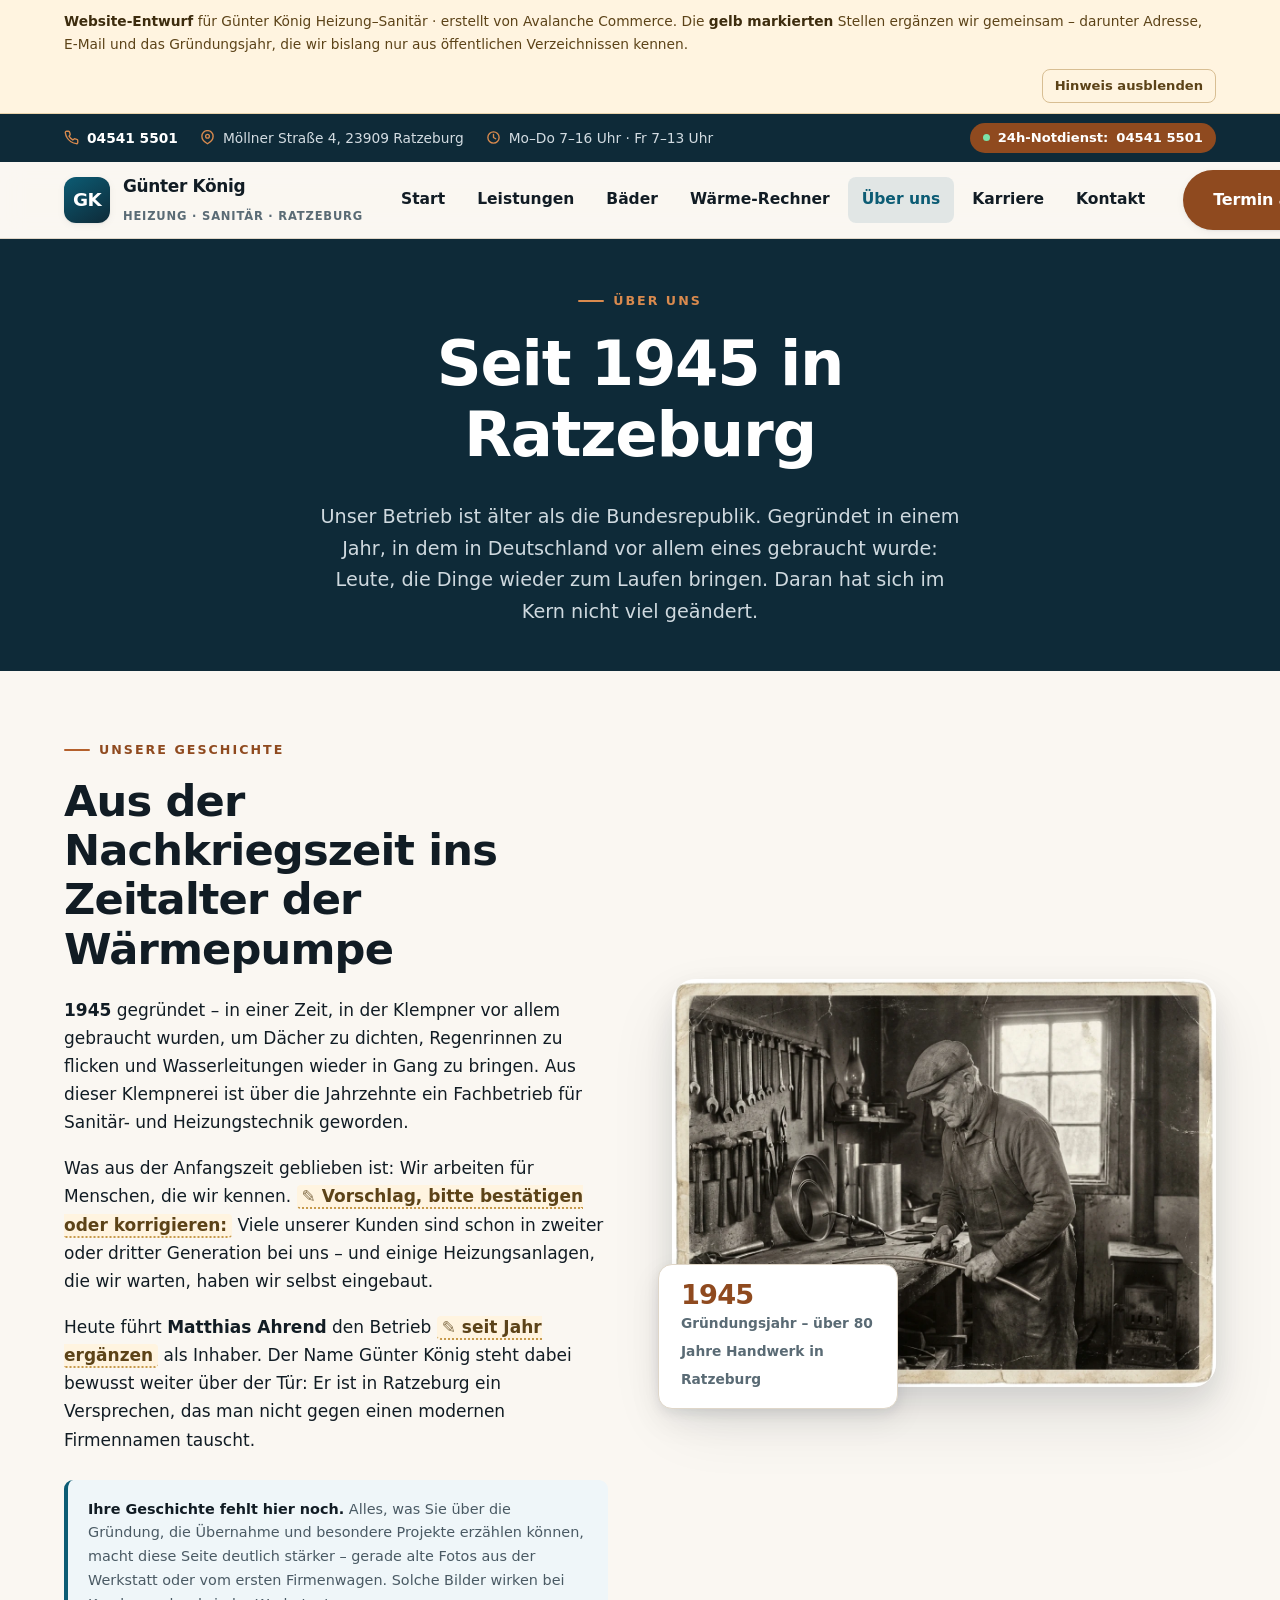
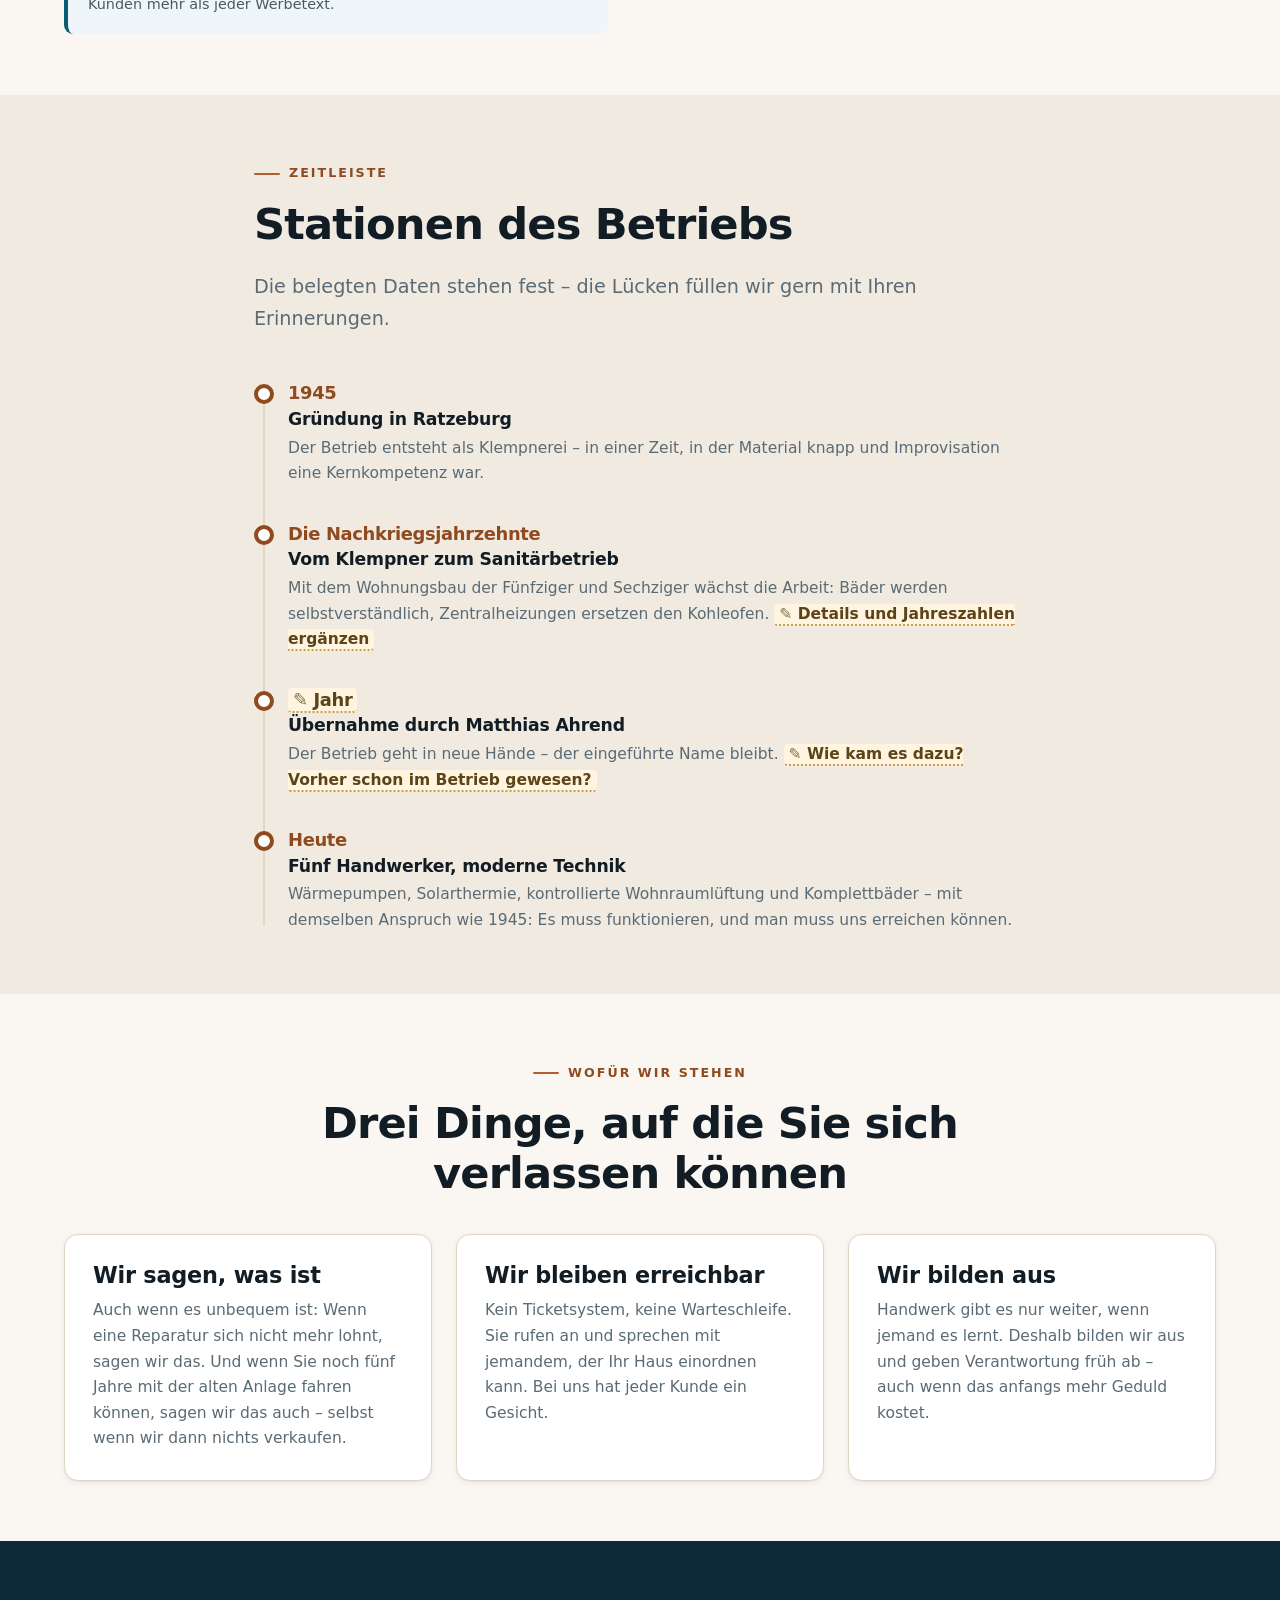
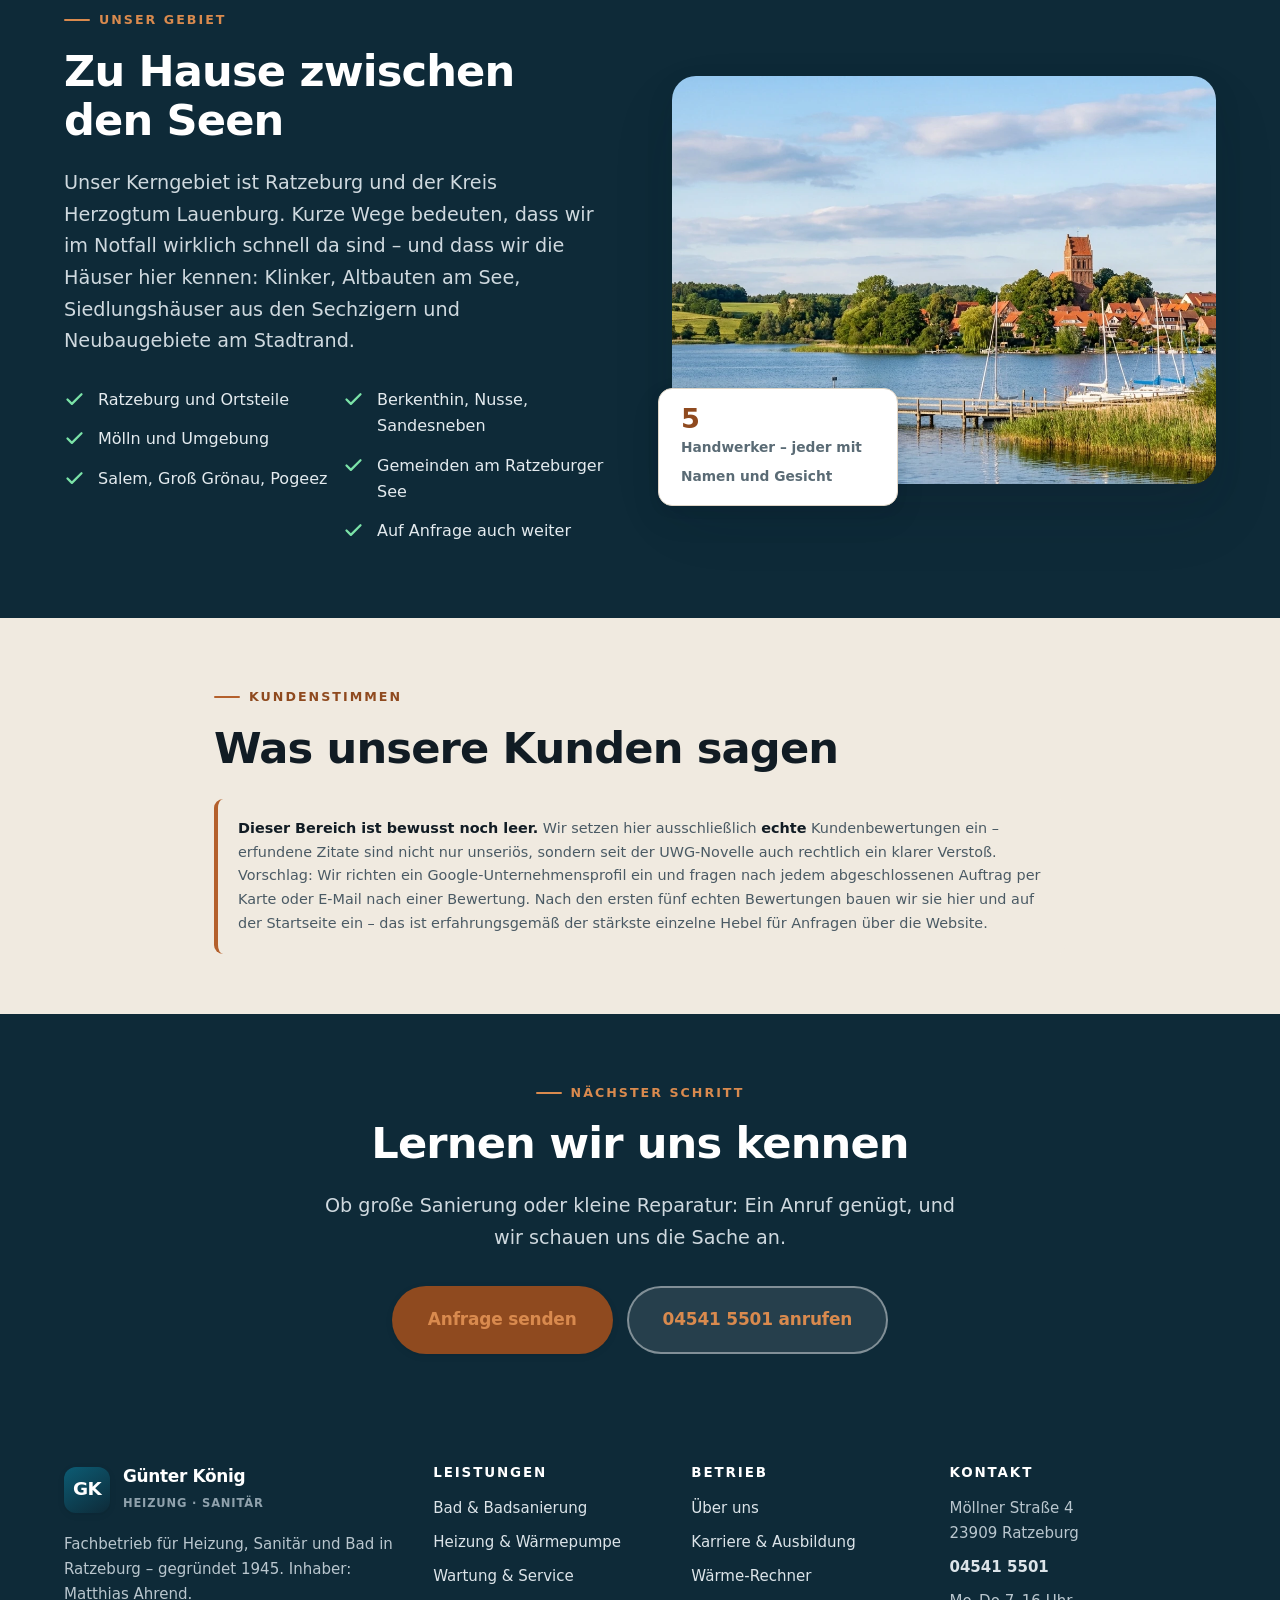
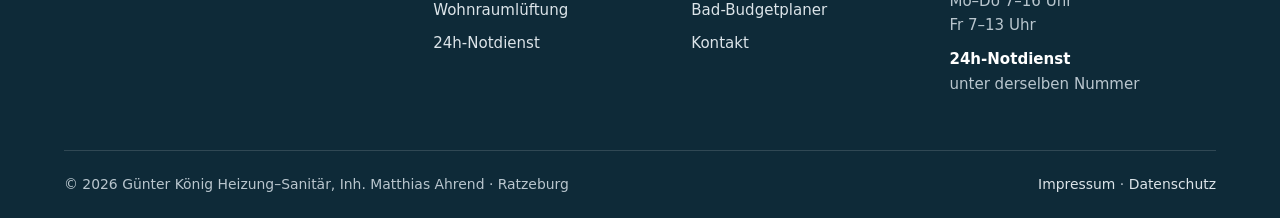
<file: ueber-uns.html>
<!DOCTYPE html>
<html lang="de">
<head>
<meta charset="utf-8">
<meta name="viewport" content="width=device-width, initial-scale=1">
<title>Über uns – Handwerk in Ratzeburg seit 1945 | Günter König Heizung–Sanitär</title>
<meta name="description" content="Gegründet 1945: Aus einer Ratzeburger Klempnerei wurde ein Fachbetrieb für Heizung und Sanitär. Heute geführt von Matthias Ahrend, mit fünf Handwerkern im Kreis Herzogtum Lauenburg.">
<meta name="theme-color" content="#0E2A38">
<!-- ENTWURFS-VORSCHAU: haelt die Seite aus Suchmaschinen heraus.
     Diese Zeile beim Live-Gang unter eigener Domain ENTFERNEN. -->
<meta name="robots" content="noindex, nofollow">
<link rel="stylesheet" href="assets/css/style.css">
<link rel="icon" href="data:image/svg+xml,%3Csvg xmlns='http://www.w3.org/2000/svg' viewBox='0 0 64 64'%3E%3Crect width='64' height='64' rx='14' fill='%230E2A38'/%3E%3Ctext x='32' y='44' font-family='Arial,sans-serif' font-size='30' font-weight='bold' fill='%23fff' text-anchor='middle'%3EK%3C/text%3E%3C/svg%3E">
</head>
<body>

<div class="draftbar"><div class="wrap draftbar__in">
  <span><b>Website-Entwurf</b> für Günter König Heizung–Sanitär · erstellt von Avalanche&nbsp;Commerce. Die <b>gelb markierten</b> Stellen ergänzen wir gemeinsam – darunter Adresse, E-Mail und das Gründungsjahr, die wir bislang nur aus öffentlichen Verzeichnissen kennen.</span>
  <button type="button">Hinweis ausblenden</button>
</div></div>

<div class="topbar"><div class="wrap topbar__in">
  <ul>
    <li><svg viewBox="0 0 24 24" fill="none" stroke="currentColor" stroke-width="2.2" stroke-linecap="round" stroke-linejoin="round"><path d="M22 16.9v3a2 2 0 0 1-2.2 2 19.8 19.8 0 0 1-8.6-3.1 19.5 19.5 0 0 1-6-6A19.8 19.8 0 0 1 2.1 4.2 2 2 0 0 1 4.1 2h3a2 2 0 0 1 2 1.7c.1.9.4 1.8.7 2.6a2 2 0 0 1-.5 2.1L8.1 9.9a16 16 0 0 0 6 6l1.5-1.2a2 2 0 0 1 2.1-.5c.8.3 1.7.6 2.6.7a2 2 0 0 1 1.7 2Z"/></svg><a href="tel:+4945415501">04541 5501</a></li>
    <li><svg viewBox="0 0 24 24" fill="none" stroke="currentColor" stroke-width="2.2" stroke-linecap="round" stroke-linejoin="round"><path d="M21 10c0 7-9 12-9 12s-9-5-9-12a9 9 0 0 1 18 0Z"/><circle cx="12" cy="10" r="3"/></svg>Möllner Straße 4, 23909 Ratzeburg</li>
    <li><svg viewBox="0 0 24 24" fill="none" stroke="currentColor" stroke-width="2.2" stroke-linecap="round" stroke-linejoin="round"><circle cx="12" cy="12" r="9"/><path d="M12 7v5l3.5 2"/></svg>Mo–Do 7–16 Uhr · Fr 7–13 Uhr</li>
  </ul>
  <span class="pill-emergency"><span class="dot"></span>24h-Notdienst: <a href="tel:+4945415501">04541 5501</a></span>
</div></div>

<header class="header"><div class="wrap header__in">
  <a class="brand" href="index.html">
    <span class="brand__mark">GK</span>
    <span><span class="brand__name">Günter König</span><br><span class="brand__sub">Heizung · Sanitär · Ratzeburg</span></span>
  </a>
  <nav class="nav" aria-label="Hauptnavigation">
    <a href="index.html">Start</a>
    <a href="leistungen.html">Leistungen</a>
    <a href="baeder.html">Bäder</a>
    <a href="waerme-rechner.html">Wärme-Rechner</a>
    <a href="ueber-uns.html" aria-current="page">Über uns</a>
    <a href="karriere.html">Karriere</a>
    <a href="kontakt.html">Kontakt</a>
  </nav>
  <a class="btn btn--primary" href="kontakt.html">Termin anfragen</a>
  <button class="burger" aria-label="Menü öffnen" aria-expanded="false" aria-controls="mnav"><span></span></button>
</div></header>

<div class="mobilenav" id="mnav">
  <a href="index.html">Start</a>
  <a href="leistungen.html">Leistungen</a>
  <a href="baeder.html">Bäder &amp; Badsanierung</a>
  <a href="waerme-rechner.html">Wärme-Rechner</a>
  <a href="ueber-uns.html">Über uns</a>
  <a href="karriere.html">Karriere</a>
  <a href="kontakt.html">Kontakt</a>
  <a class="btn btn--primary btn--block" href="tel:+4945415501">Jetzt anrufen: 04541 5501</a>
</div>

<section class="section section--tight section--navy">
  <div class="wrap center mw-head">
    <p class="eyebrow">Über uns</p>
    <h1 style="color:#fff">Seit 1945 in Ratzeburg</h1>
    <p class="lead">Unser Betrieb ist älter als die Bundesrepublik. Gegründet in einem Jahr, in dem in Deutschland vor allem eines gebraucht wurde: Leute, die Dinge wieder zum Laufen bringen. Daran hat sich im Kern nicht viel geändert.</p>
  </div>
</section>

<section class="section">
  <div class="wrap">
    <div class="split">
      <div>
        <p class="eyebrow">Unsere Geschichte</p>
        <h2>Aus der Nachkriegszeit ins Zeitalter der Wärmepumpe</h2>
        <p><b>1945</b> gegründet – in einer Zeit, in der Klempner vor allem gebraucht wurden, um Dächer zu dichten,
        Regenrinnen zu flicken und Wasserleitungen wieder in Gang zu bringen. Aus dieser Klempnerei ist über die
        Jahrzehnte ein Fachbetrieb für Sanitär- und Heizungstechnik geworden.</p>
        <p>Was aus der Anfangszeit geblieben ist: Wir arbeiten für Menschen, die wir kennen.
        <span class="todo">Vorschlag, bitte bestätigen oder korrigieren:</span> Viele unserer Kunden sind schon in
        zweiter oder dritter Generation bei uns – und einige Heizungsanlagen, die wir warten, haben wir selbst
        eingebaut.</p>
        <p>Heute führt <b>Matthias Ahrend</b> den Betrieb <span class="todo">seit Jahr ergänzen</span> als Inhaber.
        Der Name Günter König steht dabei bewusst weiter über der Tür: Er ist in Ratzeburg ein Versprechen, das man
        nicht gegen einen modernen Firmennamen tauscht.</p>
        <div class="note note--info" style="margin-top:26px"><b>Ihre Geschichte fehlt hier noch.</b> Alles, was Sie
        über die Gründung, die Übernahme und besondere Projekte erzählen können, macht diese Seite deutlich stärker –
        gerade alte Fotos aus der Werkstatt oder vom ersten Firmenwagen. Solche Bilder wirken bei Kunden mehr als
        jeder Werbetext.</div>
      </div>
      <div class="split__media split__media--stack">
        <img src="img/historie-klempnerwerkstatt-1945.webp" alt="Historische Klempnerwerkstatt – so sah das Handwerk zur Gründungszeit 1945 aus">
        <div class="badge-float"><b>1945</b><span>Gründungsjahr – über 80 Jahre Handwerk in Ratzeburg</span></div>
      </div>
    </div>
  </div>
</section>

<section class="section section--sand">
  <div class="wrap" style="max-width:820px">
    <p class="eyebrow">Zeitleiste</p>
    <h2>Stationen des Betriebs</h2>
    <p class="lead" style="margin-bottom:44px">Die belegten Daten stehen fest – die Lücken füllen wir gern mit
    Ihren Erinnerungen.</p>
    <ul class="timeline">
      <li><span class="ty">1945</span><h3>Gründung in Ratzeburg</h3>
        <p>Der Betrieb entsteht als Klempnerei – in einer Zeit, in der Material knapp und Improvisation eine
        Kernkompetenz war.</p></li>
      <li><span class="ty">Die Nachkriegsjahrzehnte</span><h3>Vom Klempner zum Sanitärbetrieb</h3>
        <p>Mit dem Wohnungsbau der Fünfziger und Sechziger wächst die Arbeit: Bäder werden selbstverständlich,
        Zentralheizungen ersetzen den Kohleofen. <span class="todo">Details und Jahreszahlen ergänzen</span></p></li>
      <li><span class="ty"><span class="todo">Jahr</span></span><h3>Übernahme durch Matthias Ahrend</h3>
        <p>Der Betrieb geht in neue Hände – der eingeführte Name bleibt.
        <span class="todo">Wie kam es dazu? Vorher schon im Betrieb gewesen?</span></p></li>
      <li><span class="ty">Heute</span><h3>Fünf Handwerker, moderne Technik</h3>
        <p>Wärmepumpen, Solarthermie, kontrollierte Wohnraumlüftung und Komplettbäder – mit demselben Anspruch
        wie 1945: Es muss funktionieren, und man muss uns erreichen können.</p></li>
    </ul>
  </div>
</section>

<section class="section">
  <div class="wrap">
    <div class="center mw-head">
      <p class="eyebrow">Wofür wir stehen</p>
      <h2>Drei Dinge, auf die Sie sich verlassen können</h2>
    </div>
    <div class="grid grid--3" style="margin-top:36px">
      <div class="card"><h3>Wir sagen, was ist</h3><p>Auch wenn es unbequem ist: Wenn eine Reparatur sich nicht mehr
      lohnt, sagen wir das. Und wenn Sie noch fünf Jahre mit der alten Anlage fahren können, sagen wir das auch –
      selbst wenn wir dann nichts verkaufen.</p></div>
      <div class="card"><h3>Wir bleiben erreichbar</h3><p>Kein Ticketsystem, keine Warteschleife. Sie rufen an und
      sprechen mit jemandem, der Ihr Haus einordnen kann. Bei uns hat jeder Kunde ein Gesicht.</p></div>
      <div class="card"><h3>Wir bilden aus</h3><p>Handwerk gibt es nur weiter, wenn jemand es lernt. Deshalb bilden
      wir aus und geben Verantwortung früh ab – auch wenn das anfangs mehr Geduld kostet.</p></div>
    </div>
  </div>
</section>

<section class="section section--navy">
  <div class="wrap">
    <div class="split">
      <div>
        <p class="eyebrow">Unser Gebiet</p>
        <h2>Zu Hause zwischen den Seen</h2>
        <p class="lead">Unser Kerngebiet ist Ratzeburg und der Kreis Herzogtum Lauenburg. Kurze Wege bedeuten,
        dass wir im Notfall wirklich schnell da sind – und dass wir die Häuser hier kennen: Klinker, Altbauten
        am See, Siedlungshäuser aus den Sechzigern und Neubaugebiete am Stadtrand.</p>
        <div class="grid grid--2" style="margin-top:30px;gap:14px">
          <div><ul class="checks" style="margin:0">
            <li><svg viewBox="0 0 24 24" fill="none" stroke="currentColor" stroke-width="2.6" stroke-linecap="round" stroke-linejoin="round"><polyline points="20 6 9 17 4 12"/></svg><span>Ratzeburg und Ortsteile</span></li>
            <li><svg viewBox="0 0 24 24" fill="none" stroke="currentColor" stroke-width="2.6" stroke-linecap="round" stroke-linejoin="round"><polyline points="20 6 9 17 4 12"/></svg><span>Mölln und Umgebung</span></li>
            <li><svg viewBox="0 0 24 24" fill="none" stroke="currentColor" stroke-width="2.6" stroke-linecap="round" stroke-linejoin="round"><polyline points="20 6 9 17 4 12"/></svg><span>Salem, Groß Grönau, Pogeez</span></li>
          </ul></div>
          <div><ul class="checks" style="margin:0">
            <li><svg viewBox="0 0 24 24" fill="none" stroke="currentColor" stroke-width="2.6" stroke-linecap="round" stroke-linejoin="round"><polyline points="20 6 9 17 4 12"/></svg><span>Berkenthin, Nusse, Sandesneben</span></li>
            <li><svg viewBox="0 0 24 24" fill="none" stroke="currentColor" stroke-width="2.6" stroke-linecap="round" stroke-linejoin="round"><polyline points="20 6 9 17 4 12"/></svg><span>Gemeinden am Ratzeburger See</span></li>
            <li><svg viewBox="0 0 24 24" fill="none" stroke="currentColor" stroke-width="2.6" stroke-linecap="round" stroke-linejoin="round"><polyline points="20 6 9 17 4 12"/></svg><span>Auf Anfrage auch weiter</span></li>
          </ul></div>
        </div>
      </div>
      <div class="split__media split__media--stack">
        <img src="img/ratzeburg-see-einsatzgebiet.webp" alt="Ratzeburg am See – das Einsatzgebiet des Betriebs im Kreis Herzogtum Lauenburg">
        <div class="badge-float"><b>5</b><span>Handwerker – jeder mit Namen und Gesicht</span></div>
      </div>
    </div>
  </div>
</section>

<section class="section section--sand">
  <div class="wrap" style="max-width:900px">
    <p class="eyebrow">Kundenstimmen</p>
    <h2>Was unsere Kunden sagen</h2>
    <div class="note" style="margin-top:26px"><b>Dieser Bereich ist bewusst noch leer.</b> Wir setzen hier
    ausschließlich <b>echte</b> Kundenbewertungen ein – erfundene Zitate sind nicht nur unseriös, sondern seit der
    UWG-Novelle auch rechtlich ein klarer Verstoß. Vorschlag: Wir richten ein Google-Unternehmensprofil ein und
    fragen nach jedem abgeschlossenen Auftrag per Karte oder E-Mail nach einer Bewertung. Nach den ersten fünf
    echten Bewertungen bauen wir sie hier und auf der Startseite ein – das ist erfahrungsgemäß der stärkste
    einzelne Hebel für Anfragen über die Website.</div>
  </div>
</section>

<section class="section section--navy">
  <div class="wrap center mw-head">
    <p class="eyebrow">Nächster Schritt</p>
    <h2>Lernen wir uns kennen</h2>
    <p class="lead">Ob große Sanierung oder kleine Reparatur: Ein Anruf genügt, und wir schauen uns die Sache an.</p>
    <div class="btn-row" style="margin-top:32px">
      <a class="btn btn--primary btn--lg" href="kontakt.html">Anfrage senden</a>
      <a class="btn btn--onNavy btn--lg" href="tel:+4945415501">04541 5501 anrufen</a>
    </div>
  </div>
</section>

<footer class="footer">
  <div class="wrap">
    <div class="footer__grid">
      <div>
        <a class="brand" href="index.html" style="margin-bottom:18px">
          <span class="brand__mark">GK</span>
          <span><span class="brand__name">Günter König</span><br><span class="brand__sub">Heizung · Sanitär</span></span>
        </a>
        <p>Fachbetrieb für Heizung, Sanitär und Bad in Ratzeburg – gegründet 1945. Inhaber: Matthias Ahrend.</p>
      </div>
      <div>
        <h4>Leistungen</h4>
        <ul>
          <li><a href="baeder.html">Bad &amp; Badsanierung</a></li>
          <li><a href="leistungen.html#heizung">Heizung &amp; Wärmepumpe</a></li>
          <li><a href="leistungen.html#service">Wartung &amp; Service</a></li>
          <li><a href="leistungen.html#lueftung">Wohnraumlüftung</a></li>
          <li><a href="leistungen.html#notdienst">24h-Notdienst</a></li>
        </ul>
      </div>
      <div>
        <h4>Betrieb</h4>
        <ul>
          <li><a href="ueber-uns.html">Über uns</a></li>
          <li><a href="karriere.html">Karriere &amp; Ausbildung</a></li>
          <li><a href="waerme-rechner.html">Wärme-Rechner</a></li>
          <li><a href="baeder.html#badplaner">Bad-Budgetplaner</a></li>
          <li><a href="kontakt.html">Kontakt</a></li>
        </ul>
      </div>
      <div>
        <h4>Kontakt</h4>
        <ul>
          <li>Möllner Straße 4<br>23909 Ratzeburg</li>
          <li><a href="tel:+4945415501"><b>04541 5501</b></a></li>
          <li>Mo–Do 7–16 Uhr<br>Fr 7–13 Uhr</li>
          <li><b style="color:#fff">24h-Notdienst</b><br>unter derselben Nummer</li>
        </ul>
      </div>
    </div>
    <div class="footer__bottom">
      <span>© 2026 Günter König Heizung–Sanitär, Inh. Matthias Ahrend · Ratzeburg</span>
      <span><a href="kontakt.html#impressum">Impressum</a> · <a href="kontakt.html#datenschutz">Datenschutz</a></span>
    </div>
  </div>
</footer>

<script src="assets/js/main.js"></script>
</body>
</html>
</file>
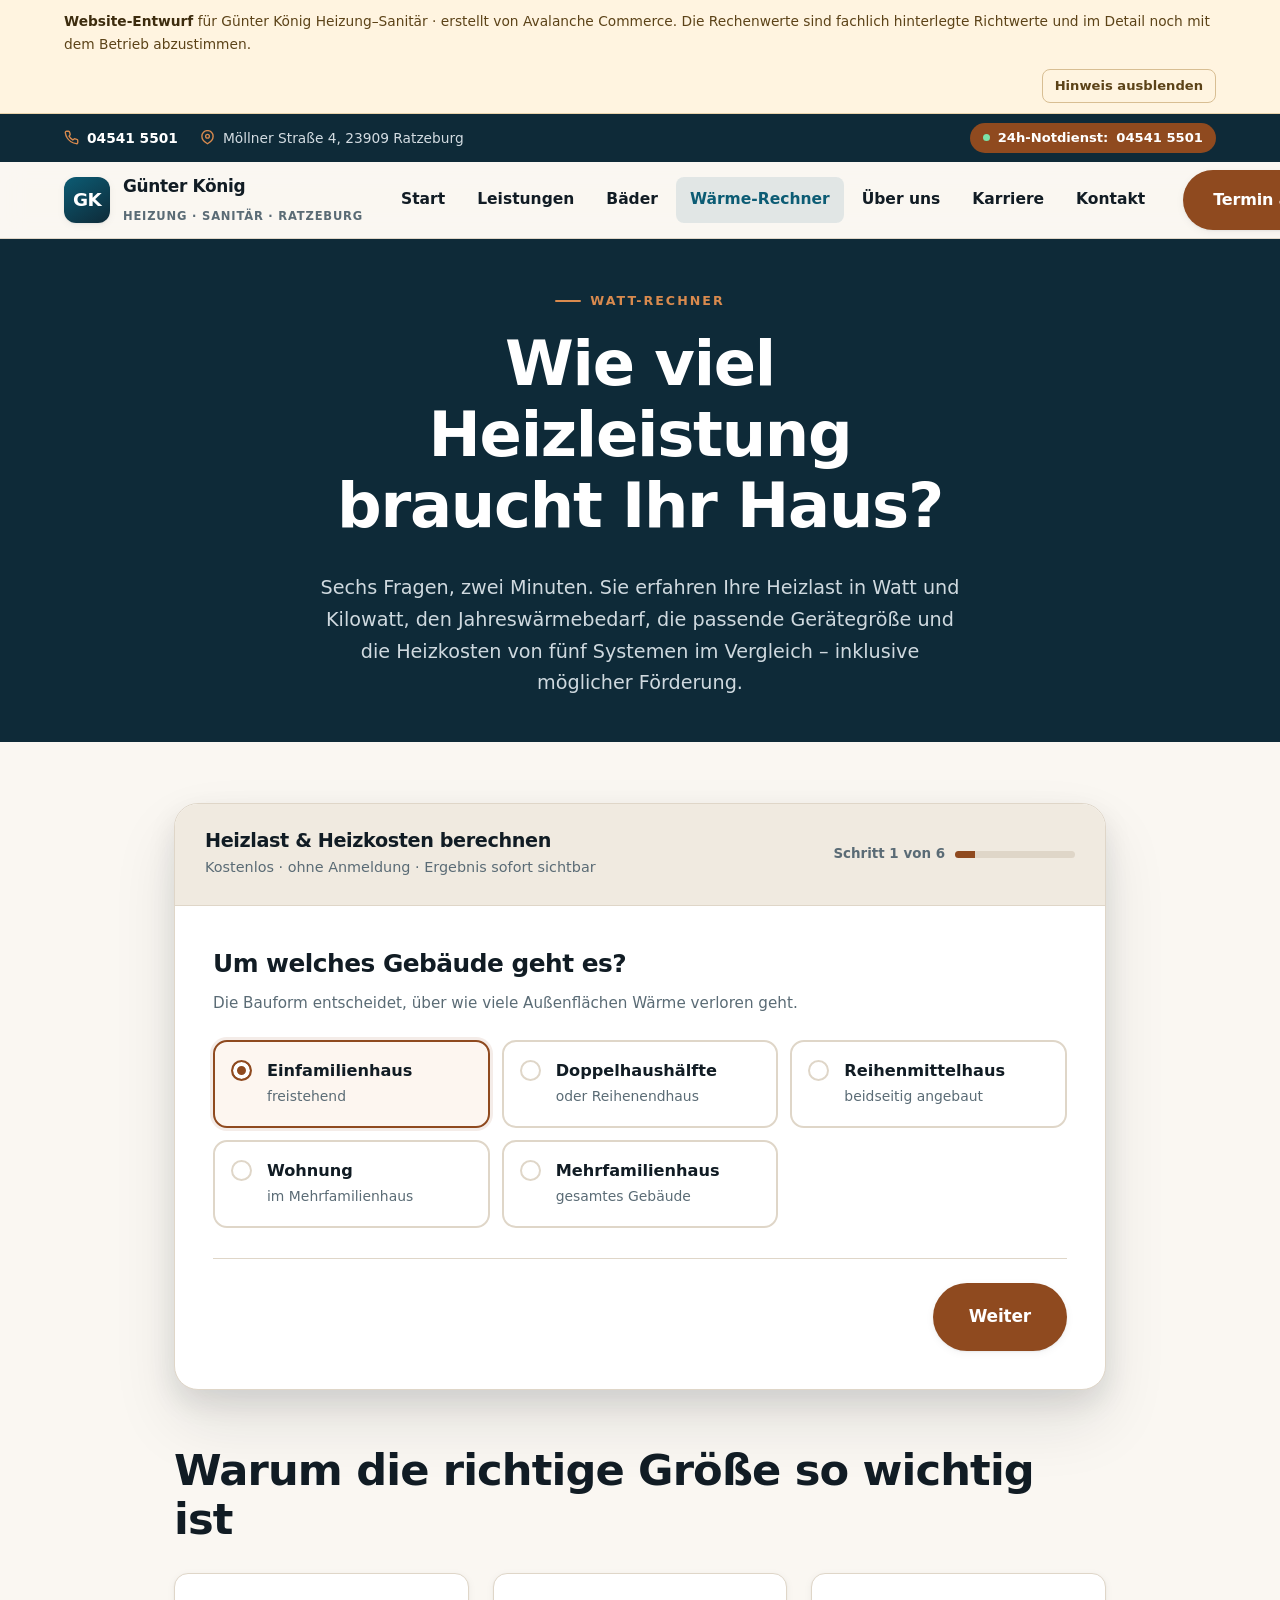
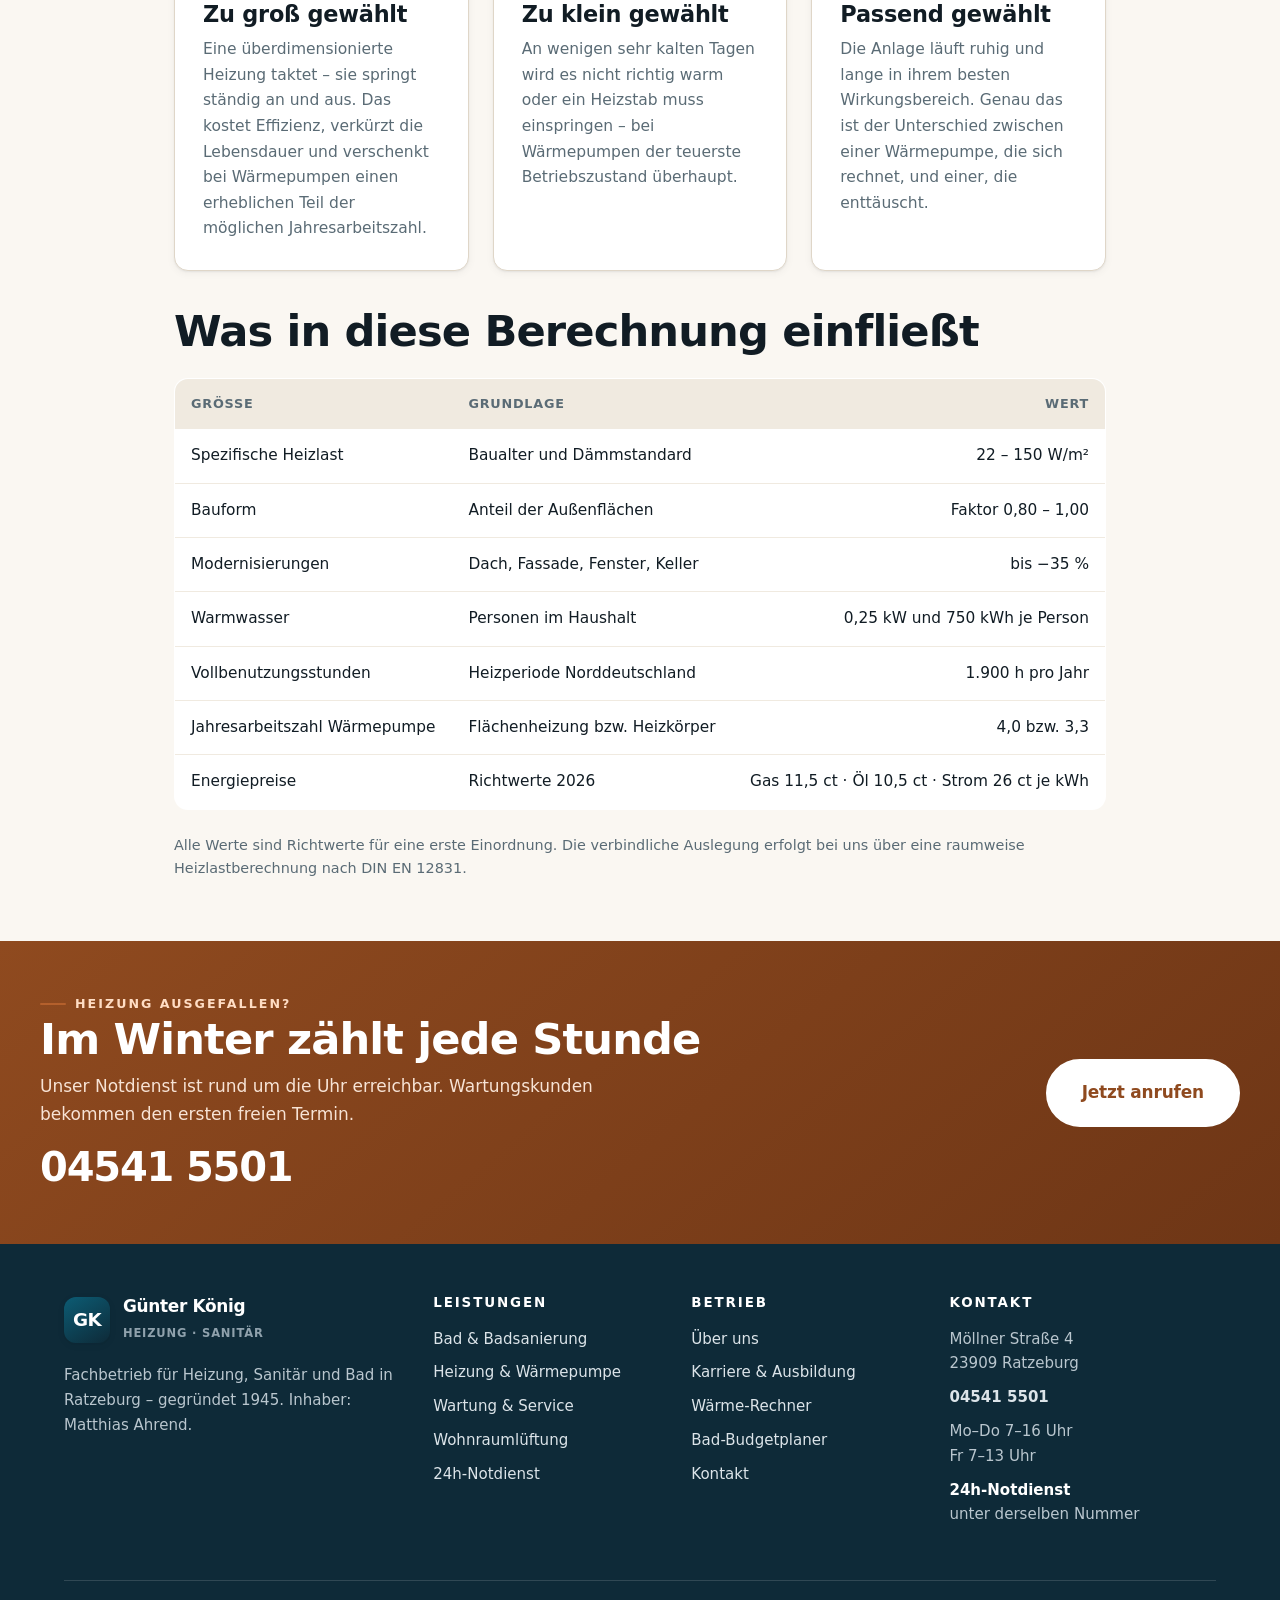
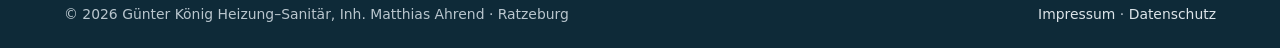
<file: waerme-rechner.html>
<!DOCTYPE html>
<html lang="de">
<head>
<meta charset="utf-8">
<meta name="viewport" content="width=device-width, initial-scale=1">
<title>Watt-Rechner: Heizlast &amp; Heizkosten berechnen | Günter König Ratzeburg</title>
<meta name="description" content="Berechnen Sie kostenlos die Heizlast Ihres Hauses in Watt, den Jahreswärmebedarf und die Heizkosten von Wärmepumpe, Brennwert, Pellet und Fernwärme im Vergleich – inklusive Förderung. Ohne Anmeldung.">
<meta name="theme-color" content="#0E2A38">
<!-- ENTWURFS-VORSCHAU: haelt die Seite aus Suchmaschinen heraus.
     Diese Zeile beim Live-Gang unter eigener Domain ENTFERNEN. -->
<meta name="robots" content="noindex, nofollow">
<link rel="stylesheet" href="assets/css/style.css">
<link rel="icon" href="data:image/svg+xml,%3Csvg xmlns='http://www.w3.org/2000/svg' viewBox='0 0 64 64'%3E%3Crect width='64' height='64' rx='14' fill='%230E2A38'/%3E%3Ctext x='32' y='44' font-family='Arial,sans-serif' font-size='30' font-weight='bold' fill='%23fff' text-anchor='middle'%3EK%3C/text%3E%3C/svg%3E">
</head>
<body>

<div class="draftbar"><div class="wrap draftbar__in">
  <span><b>Website-Entwurf</b> für Günter König Heizung–Sanitär · erstellt von Avalanche&nbsp;Commerce. Die Rechenwerte sind fachlich hinterlegte Richtwerte und im Detail noch mit dem Betrieb abzustimmen.</span>
  <button type="button">Hinweis ausblenden</button>
</div></div>

<div class="topbar"><div class="wrap topbar__in">
  <ul>
    <li><svg viewBox="0 0 24 24" fill="none" stroke="currentColor" stroke-width="2.2" stroke-linecap="round" stroke-linejoin="round"><path d="M22 16.9v3a2 2 0 0 1-2.2 2 19.8 19.8 0 0 1-8.6-3.1 19.5 19.5 0 0 1-6-6A19.8 19.8 0 0 1 2.1 4.2 2 2 0 0 1 4.1 2h3a2 2 0 0 1 2 1.7c.1.9.4 1.8.7 2.6a2 2 0 0 1-.5 2.1L8.1 9.9a16 16 0 0 0 6 6l1.5-1.2a2 2 0 0 1 2.1-.5c.8.3 1.7.6 2.6.7a2 2 0 0 1 1.7 2Z"/></svg><a href="tel:+4945415501">04541 5501</a></li>
    <li><svg viewBox="0 0 24 24" fill="none" stroke="currentColor" stroke-width="2.2" stroke-linecap="round" stroke-linejoin="round"><path d="M21 10c0 7-9 12-9 12s-9-5-9-12a9 9 0 0 1 18 0Z"/><circle cx="12" cy="10" r="3"/></svg>Möllner Straße 4, 23909 Ratzeburg</li>
  </ul>
  <span class="pill-emergency"><span class="dot"></span>24h-Notdienst: <a href="tel:+4945415501">04541 5501</a></span>
</div></div>

<header class="header"><div class="wrap header__in">
  <a class="brand" href="index.html">
    <span class="brand__mark">GK</span>
    <span><span class="brand__name">Günter König</span><br><span class="brand__sub">Heizung · Sanitär · Ratzeburg</span></span>
  </a>
  <nav class="nav" aria-label="Hauptnavigation">
    <a href="index.html">Start</a>
    <a href="leistungen.html">Leistungen</a>
    <a href="baeder.html">Bäder</a>
    <a href="waerme-rechner.html" aria-current="page">Wärme-Rechner</a>
    <a href="ueber-uns.html">Über uns</a>
    <a href="karriere.html">Karriere</a>
    <a href="kontakt.html">Kontakt</a>
  </nav>
  <a class="btn btn--primary" href="kontakt.html">Termin anfragen</a>
  <button class="burger" aria-label="Menü öffnen" aria-expanded="false" aria-controls="mnav"><span></span></button>
</div></header>

<div class="mobilenav" id="mnav">
  <a href="index.html">Start</a>
  <a href="leistungen.html">Leistungen</a>
  <a href="baeder.html">Bäder &amp; Badsanierung</a>
  <a href="waerme-rechner.html">Wärme-Rechner</a>
  <a href="ueber-uns.html">Über uns</a>
  <a href="karriere.html">Karriere</a>
  <a href="kontakt.html">Kontakt</a>
  <a class="btn btn--primary btn--block" href="tel:+4945415501">Jetzt anrufen: 04541 5501</a>
</div>

<section class="section section--tight section--navy">
  <div class="wrap center mw-head">
    <p class="eyebrow">Watt-Rechner</p>
    <h1 style="color:#fff">Wie viel Heizleistung braucht Ihr Haus?</h1>
    <p class="lead">Sechs Fragen, zwei Minuten. Sie erfahren Ihre Heizlast in Watt und Kilowatt, den Jahres­wärmebedarf, die passende Gerätegröße und die Heizkosten von fünf Systemen im Vergleich – inklusive möglicher Förderung.</p>
  </div>
</section>

<section class="section">
  <div class="wrap" style="max-width:980px">

    <div class="calc" id="wattrechner">
      <div class="calc__head">
        <div>
          <h2>Heizlast &amp; Heizkosten berechnen</h2>
          <p>Kostenlos · ohne Anmeldung · Ergebnis sofort sichtbar</p>
        </div>
        <div class="calc__progress">
          <span class="calc__count">Schritt 1 von 6</span>
          <span class="calc__bar"><i></i></span>
        </div>
      </div>

      <div class="calc__body">

        <!-- 1 -->
        <div class="qstep is-active" data-require="wr-typ">
          <p class="qstep__q">Um welches Gebäude geht es?</p>
          <p class="qstep__hint">Die Bauform entscheidet, über wie viele Außenflächen Wärme verloren geht.</p>
          <div class="opts">
            <label class="opt"><input type="radio" name="wr-typ" value="efh" checked><span class="opt__box"><span class="opt__t">Einfamilienhaus</span><span class="opt__d">freistehend</span></span></label>
            <label class="opt"><input type="radio" name="wr-typ" value="doppel"><span class="opt__box"><span class="opt__t">Doppelhaushälfte</span><span class="opt__d">oder Reihenendhaus</span></span></label>
            <label class="opt"><input type="radio" name="wr-typ" value="reihe"><span class="opt__box"><span class="opt__t">Reihenmittelhaus</span><span class="opt__d">beidseitig angebaut</span></span></label>
            <label class="opt"><input type="radio" name="wr-typ" value="wohnung"><span class="opt__box"><span class="opt__t">Wohnung</span><span class="opt__d">im Mehrfamilienhaus</span></span></label>
            <label class="opt"><input type="radio" name="wr-typ" value="mfh"><span class="opt__box"><span class="opt__t">Mehrfamilienhaus</span><span class="opt__d">gesamtes Gebäude</span></span></label>
          </div>
          <p class="errtext qstep-err">Bitte wählen Sie eine Gebäudeart aus.</p>
        </div>

        <!-- 2 -->
        <div class="qstep">
          <p class="qstep__q">Wie groß ist die beheizte Fläche?</p>
          <p class="qstep__hint">Gemeint ist die Wohnfläche, die tatsächlich geheizt wird – ein unbeheizter Keller oder Dachboden zählt nicht mit.</p>
          <div class="slider-wrap" style="margin-bottom:22px">
            <label for="wr-area" style="display:block;font-weight:700;margin-bottom:10px">Beheizte Wohnfläche</label>
            <div class="slider-val"><b id="wr-area-val">140</b><span>m²</span></div>
            <input type="range" id="wr-area" min="30" max="450" step="5" value="140">
            <div class="slider-scale"><span>30 m²</span><span>240 m²</span><span>450 m²</span></div>
          </div>
          <div class="slider-wrap">
            <label for="wr-pers" style="display:block;font-weight:700;margin-bottom:10px">Personen im Haushalt <span style="font-weight:500;color:var(--muted)">– bestimmt den Warmwasserbedarf</span></label>
            <div class="slider-val"><b id="wr-pers-val">3</b><span>Personen</span></div>
            <input type="range" id="wr-pers" min="1" max="12" step="1" value="3">
            <div class="slider-scale"><span>1</span><span>6</span><span>12</span></div>
          </div>
        </div>

        <!-- 3 -->
        <div class="qstep" data-require="wr-bau">
          <p class="qstep__q">Aus welcher Zeit stammt das Gebäude?</p>
          <p class="qstep__hint">Wenn Sie unsicher sind: Das Baujahr steht meist im Energieausweis oder in den Kaufunterlagen. Spätere Dämmung erfassen wir im nächsten Schritt.</p>
          <div class="opts">
            <label class="opt"><input type="radio" name="wr-bau" value="vor1978"><span class="opt__box"><span class="opt__t">Vor 1978</span><span class="opt__d">unsanierter Altbau · etwa 150 W/m²</span></span></label>
            <label class="opt"><input type="radio" name="wr-bau" value="b1978_94"><span class="opt__box"><span class="opt__t">1978 – 1994</span><span class="opt__d">erste Wärmeschutz­verordnung · ca. 110 W/m²</span></span></label>
            <label class="opt"><input type="radio" name="wr-bau" value="b1995_01" checked><span class="opt__box"><span class="opt__t">1995 – 2001</span><span class="opt__d">WSVO 95 · ca. 85 W/m²</span></span></label>
            <label class="opt"><input type="radio" name="wr-bau" value="b2002_15"><span class="opt__box"><span class="opt__t">2002 – 2015</span><span class="opt__d">EnEV-Neubau · ca. 62 W/m²</span></span></label>
            <label class="opt"><input type="radio" name="wr-bau" value="ab2016"><span class="opt__box"><span class="opt__t">Ab 2016</span><span class="opt__d">KfW-Effizienzhaus · ca. 42 W/m²</span></span></label>
            <label class="opt"><input type="radio" name="wr-bau" value="passiv"><span class="opt__box"><span class="opt__t">Passivhaus</span><span class="opt__d">Höchster Standard · ca. 22 W/m²</span></span></label>
          </div>
          <p class="errtext qstep-err">Bitte wählen Sie den Baualtersbereich aus.</p>
        </div>

        <!-- 4 -->
        <div class="qstep">
          <p class="qstep__q">Was wurde seither modernisiert?</p>
          <p class="qstep__hint">Mehrfachauswahl möglich. Jede Maßnahme senkt die benötigte Heizleistung – wählen Sie nur an, was tatsächlich gemacht wurde.</p>
          <div class="opts">
            <label class="opt"><input type="checkbox" name="wr-mod" value="dach"><span class="opt__box"><span class="opt__t">Dach gedämmt</span><span class="opt__d">oder oberste Geschossdecke</span></span></label>
            <label class="opt"><input type="checkbox" name="wr-mod" value="fassade"><span class="opt__box"><span class="opt__t">Fassade gedämmt</span><span class="opt__d">Außenwanddämmung</span></span></label>
            <label class="opt"><input type="checkbox" name="wr-mod" value="fenster"><span class="opt__box"><span class="opt__t">Fenster erneuert</span><span class="opt__d">Zwei- oder Dreifach­verglasung</span></span></label>
            <label class="opt"><input type="checkbox" name="wr-mod" value="keller"><span class="opt__box"><span class="opt__t">Kellerdecke gedämmt</span><span class="opt__d">von unten</span></span></label>
            <label class="opt"><input type="checkbox" name="wr-mod" value="flaechenheizung"><span class="opt__box"><span class="opt__t">Fußboden- oder Wandheizung</span><span class="opt__d">vorhanden – gut für Wärmepumpen</span></span></label>
            <label class="opt"><input type="checkbox" name="wr-mod" value="deckenhoehe"><span class="opt__box"><span class="opt__t">Raumhöhe über 3 m</span><span class="opt__d">typisch für Altbau – erhöht den Bedarf</span></span></label>
          </div>
          <div class="note note--info" style="margin-top:22px">Nichts davon zutreffend? Dann einfach weiter, ohne etwas auszuwählen.</div>
        </div>

        <!-- 5 -->
        <div class="qstep" data-require="wr-alt">
          <p class="qstep__q">Womit heizen Sie heute?</p>
          <p class="qstep__hint">Daraus ermitteln wir Ihr Einsparpotenzial – und ob ein Klimageschwindigkeits-Bonus bei der Förderung möglich ist.</p>
          <div class="opts">
            <label class="opt"><input type="radio" name="wr-alt" value="gas_alt" checked><span class="opt__box"><span class="opt__t">Gasheizung</span><span class="opt__d">älter als etwa 20 Jahre</span></span></label>
            <label class="opt"><input type="radio" name="wr-alt" value="oel_alt"><span class="opt__box"><span class="opt__t">Ölheizung</span><span class="opt__d">älter als etwa 20 Jahre</span></span></label>
            <label class="opt"><input type="radio" name="wr-alt" value="nachtstrom"><span class="opt__box"><span class="opt__t">Nachtspeicher / Strom</span><span class="opt__d">Direktheizung</span></span></label>
            <label class="opt"><input type="radio" name="wr-alt" value="fernwaerme"><span class="opt__box"><span class="opt__t">Fernwärme</span><span class="opt__d">Wärmelieferung</span></span></label>
            <label class="opt"><input type="radio" name="wr-alt" value="pellet"><span class="opt__box"><span class="opt__t">Holz oder Pellets</span><span class="opt__d">Kessel oder Ofen</span></span></label>
            <label class="opt"><input type="radio" name="wr-alt" value="keine"><span class="opt__box"><span class="opt__t">Noch keine Heizung</span><span class="opt__d">Neubau</span></span></label>
          </div>
          <p class="errtext qstep-err">Bitte wählen Sie Ihre aktuelle Heizung aus.</p>
        </div>

        <!-- 6 -->
        <div class="qstep" data-require="wr-wunsch">
          <p class="qstep__q">Woran denken Sie für die Zukunft?</p>
          <p class="qstep__hint">Sie legen sich damit nicht fest – wir richten nur den Investitions- und Förderrahmen darauf aus.</p>
          <div class="opts">
            <label class="opt"><input type="radio" name="wr-wunsch" value="waermepumpe" checked><span class="opt__box"><span class="opt__t">Wärmepumpe</span><span class="opt__d">Luft-Wasser, förderfähig</span></span></label>
            <label class="opt"><input type="radio" name="wr-wunsch" value="gas"><span class="opt__box"><span class="opt__t">Gas-Brennwert</span><span class="opt__d">bewährt, günstig in der Anschaffung</span></span></label>
            <label class="opt"><input type="radio" name="wr-wunsch" value="hybrid"><span class="opt__box"><span class="opt__t">Hybridlösung</span><span class="opt__d">Wärmepumpe plus Brennwert</span></span></label>
            <label class="opt"><input type="radio" name="wr-wunsch" value="offen"><span class="opt__box"><span class="opt__t">Noch offen</span><span class="opt__d">Bitte beraten Sie mich</span></span></label>
          </div>
          <p class="errtext qstep-err">Bitte wählen Sie eine Richtung aus.</p>
        </div>

        <div class="calc__nav">
          <button type="button" class="btn btn--ghost" data-prev>Zurück</button>
          <span class="spacer"></span>
          <button type="button" class="btn btn--primary btn--lg" data-next>Weiter</button>
        </div>

        <!-- ============ ERGEBNIS ============ -->
        <div class="result">
          <div class="result__hero">
            <p class="eyebrow">Ihr Ergebnis</p>
            <div class="rbig"><b id="wr-kw">–</b><span>kW Heizlast</span></div>
            <p class="rsub">So viel Wärmeleistung muss Ihre Heizung am kältesten Tag des Jahres bereitstellen.</p>
            <span class="rwatt" id="wr-watt">–</span>
          </div>

          <div class="rgrid">
            <div class="rtile">
              <div class="rtile__k">Passende Gerätegröße</div>
              <div class="rtile__v" id="wr-size">–</div>
              <div class="rtile__n" id="wr-size-n">–</div>
            </div>
            <div class="rtile">
              <div class="rtile__k">Wärmebedarf im Jahr</div>
              <div class="rtile__v" id="wr-q">–</div>
              <div class="rtile__n">Heizung und Warmwasser zusammen</div>
            </div>
            <div class="rtile rtile--accent">
              <div class="rtile__k">Investitionsrahmen</div>
              <div class="rtile__v" id="wr-inv">–</div>
              <div class="rtile__n">inklusive Montage, vor Förderung</div>
            </div>
            <div class="rtile rtile--ok" id="wr-foerder-box">
              <div class="rtile__k">Mögliche Förderung</div>
              <div class="rtile__v" id="wr-foerder">–</div>
              <div class="rtile__n" id="wr-foerder-n">–</div>
            </div>
            <div class="rtile rtile--ok" id="wr-spar-box">
              <div class="rtile__k">Einsparpotenzial</div>
              <div class="rtile__v" id="wr-spar">–</div>
              <div class="rtile__n" id="wr-spar-n">–</div>
            </div>
          </div>

          <!-- Aufschlüsselung der Förderquote: steht bewusst UNTER dem Raster,
               weil ein langer Fußtext sonst alle Kacheln der Reihe streckt. -->
          <p id="wr-foerder-det" style="color:var(--muted);font-size:.9rem;margin:-8px 0 26px"></p>

          <h3 style="margin-top:36px">Was kostet welches System im Jahr?</h3>
          <p style="color:var(--muted);font-size:.96rem;margin-bottom:18px">Reine Energiekosten für Ihren berechneten Wärmebedarf. Die hervorgehobene Zeile entspricht Ihrer gewählten Richtung.</p>
          <div class="tab-scroll" id="wr-table"></div>

          <div class="note">
            <b>Wie belastbar ist das?</b> Diese Berechnung ist eine sorgfältige Orientierung auf Basis anerkannter Richtwerte – aber <b>keine Heizlastberechnung nach DIN EN 12831</b>. Sie ersetzt keine Vor-Ort-Aufnahme: Fenstergrößen, Verschattung, Luftdichtheit, tatsächliche Vorlauftemperatur und Ihr Heizverhalten fließen hier nicht ein und können das Ergebnis nach oben oder unten verschieben. Auch Energiepreise und Förderkonditionen ändern sich. Für ein verbindliches Angebot schauen wir uns Ihr Haus an – kostenlos.
          </div>

          <div style="background:var(--sand);border:1px solid var(--line);border-radius:var(--r-l);padding:clamp(24px,3.2vw,36px);margin-top:32px">
            <h3>Ergebnis vom Fachmann prüfen lassen</h3>
            <p style="color:var(--muted)">Wir schauen uns Ihre Werte an, sagen Ihnen ehrlich, ob sie plausibel sind, und machen Ihnen ein festes Angebot. Ihre Berechnung wird automatisch mitgeschickt.</p>

            <form data-demo class="form" style="box-shadow:none;margin-top:22px">
              <div class="form-grid">
                <div class="field">
                  <label for="wrf-name">Name <span class="req">*</span></label>
                  <input type="text" id="wrf-name" name="name" required autocomplete="name" placeholder="Vor- und Nachname">
                  <p class="errtext">Bitte geben Sie Ihren Namen an.</p>
                </div>
                <div class="field">
                  <label for="wrf-tel">Telefon <span class="req">*</span></label>
                  <input type="tel" id="wrf-tel" name="telefon" required autocomplete="tel" placeholder="z. B. 04541 123456">
                  <p class="errtext">Bitte geben Sie eine erreichbare Telefonnummer an.</p>
                </div>
                <div class="field">
                  <label for="wrf-mail">E-Mail <span class="req">*</span></label>
                  <input type="email" id="wrf-mail" name="email" required autocomplete="email" placeholder="name@beispiel.de">
                  <p class="errtext">Bitte prüfen Sie Ihre E-Mail-Adresse.</p>
                </div>
                <div class="field">
                  <label for="wrf-ort">Ort des Objekts</label>
                  <input type="text" id="wrf-ort" name="ort" placeholder="z. B. Ratzeburg">
                </div>
                <div class="field span2">
                  <label for="wr-summary">Ihre Berechnung <span style="font-weight:500;color:var(--muted)">– wird mitgesendet, Sie können ergänzen</span></label>
                  <textarea id="wr-summary" name="berechnung" rows="9" readonly style="background:#fff;font-family:ui-monospace,SFMono-Regular,Menlo,monospace;font-size:.88rem"></textarea>
                </div>
                <div class="field span2">
                  <label for="wrf-msg">Ihre Anmerkung</label>
                  <textarea id="wrf-msg" name="nachricht" placeholder="Zum Beispiel: Wann würden Sie umsetzen wollen? Gibt es Besonderheiten am Haus?"></textarea>
                </div>
              </div>
              <label class="consent">
                <input type="checkbox" required>
                <span>Ich bin damit einverstanden, dass meine Angaben zur Bearbeitung meiner Anfrage gespeichert und verwendet werden. <span class="req">*</span>
                <span class="errtext">Bitte bestätigen Sie diesen Hinweis.</span></span>
              </label>
              <button class="btn btn--primary btn--lg btn--block" type="submit">Kostenloses Angebot anfordern</button>
              <p style="font-size:.86rem;color:var(--muted);margin:14px 0 0;text-align:center">Antwort innerhalb eines Werktages · unverbindlich · keine Weitergabe Ihrer Daten</p>
            </form>

            <div class="formmsg">
              <b>Vielen Dank – Ihre Anfrage ist angekommen.</b>
              Wir melden uns innerhalb eines Werktages bei Ihnen. Wenn es schneller gehen soll, erreichen Sie uns direkt unter <a href="tel:+4945415501">04541 5501</a>.
              <br><br><small><b>Hinweis zum Entwurf:</b> In dieser Vorschau wird noch keine E-Mail verschickt. Im Live-Betrieb geht die Anfrage direkt in das Postfach des Betriebs.</small>
            </div>
          </div>

          <div class="btn-row" style="margin-top:28px">
            <button type="button" class="btn btn--ghost" data-again>Neu berechnen</button>
            <a class="btn btn--petrol" href="tel:+4945415501">Lieber telefonisch: 04541 5501</a>
          </div>
        </div>

      </div>
    </div>

    <!-- Erläuterung -->
    <div style="margin-top:56px">
      <h2>Warum die richtige Größe so wichtig ist</h2>
      <div class="grid grid--3" style="margin-top:28px">
        <div class="card">
          <h3>Zu groß gewählt</h3>
          <p>Eine überdimensionierte Heizung taktet – sie springt ständig an und aus. Das kostet Effizienz, verkürzt die Lebensdauer und verschenkt bei Wärmepumpen einen erheblichen Teil der möglichen Jahresarbeitszahl.</p>
        </div>
        <div class="card">
          <h3>Zu klein gewählt</h3>
          <p>An wenigen sehr kalten Tagen wird es nicht richtig warm oder ein Heizstab muss einspringen – bei Wärmepumpen der teuerste Betriebszustand überhaupt.</p>
        </div>
        <div class="card">
          <h3>Passend gewählt</h3>
          <p>Die Anlage läuft ruhig und lange in ihrem besten Wirkungsbereich. Genau das ist der Unterschied zwischen einer Wärmepumpe, die sich rechnet, und einer, die enttäuscht.</p>
        </div>
      </div>
    </div>

    <div style="margin-top:36px">
      <h2>Was in diese Berechnung einfließt</h2>
      <div class="tab-scroll" style="margin-top:22px">
        <table class="rtab">
          <thead><tr><th>Größe</th><th>Grundlage</th><th>Wert</th></tr></thead>
          <tbody>
            <tr><td>Spezifische Heizlast</td><td>Baualter und Dämmstandard</td><td>22 – 150 W/m²</td></tr>
            <tr><td>Bauform</td><td>Anteil der Außenflächen</td><td>Faktor 0,80 – 1,00</td></tr>
            <tr><td>Modernisierungen</td><td>Dach, Fassade, Fenster, Keller</td><td>bis −35 %</td></tr>
            <tr><td>Warmwasser</td><td>Personen im Haushalt</td><td>0,25 kW und 750 kWh je Person</td></tr>
            <tr><td>Vollbenutzungsstunden</td><td>Heizperiode Norddeutschland</td><td>1.900 h pro Jahr</td></tr>
            <tr><td>Jahresarbeitszahl Wärmepumpe</td><td>Flächenheizung bzw. Heizkörper</td><td>4,0 bzw. 3,3</td></tr>
            <tr><td>Energiepreise</td><td>Richtwerte 2026</td><td>Gas 11,5 ct · Öl 10,5 ct · Strom 26 ct je kWh</td></tr>
          </tbody>
        </table>
      </div>
      <p style="font-size:.9rem;color:var(--muted);margin-top:16px">Alle Werte sind Richtwerte für eine erste Einordnung. Die verbindliche Auslegung erfolgt bei uns über eine raumweise Heizlastberechnung nach DIN EN 12831.</p>
    </div>

  </div>
</section>

<section class="emergency">
  <div class="wrap emergency__in">
    <div>
      <p class="eyebrow" style="color:#FFDDC4">Heizung ausgefallen?</p>
      <h2>Im Winter zählt jede Stunde</h2>
      <p>Unser Notdienst ist rund um die Uhr erreichbar. Wartungskunden bekommen den ersten freien Termin.</p>
      <a class="tel-big" href="tel:+4945415501">04541 5501</a>
    </div>
    <div><a class="btn btn--lg" href="tel:+4945415501">Jetzt anrufen</a></div>
  </div>
</section>

<footer class="footer">
  <div class="wrap">
    <div class="footer__grid">
      <div>
        <a class="brand" href="index.html" style="margin-bottom:18px">
          <span class="brand__mark">GK</span>
          <span><span class="brand__name">Günter König</span><br><span class="brand__sub">Heizung · Sanitär</span></span>
        </a>
        <p>Fachbetrieb für Heizung, Sanitär und Bad in Ratzeburg – gegründet 1945. Inhaber: Matthias Ahrend.</p>
      </div>
      <div>
        <h4>Leistungen</h4>
        <ul>
          <li><a href="baeder.html">Bad &amp; Badsanierung</a></li>
          <li><a href="leistungen.html#heizung">Heizung &amp; Wärmepumpe</a></li>
          <li><a href="leistungen.html#service">Wartung &amp; Service</a></li>
          <li><a href="leistungen.html#lueftung">Wohnraumlüftung</a></li>
          <li><a href="leistungen.html#notdienst">24h-Notdienst</a></li>
        </ul>
      </div>
      <div>
        <h4>Betrieb</h4>
        <ul>
          <li><a href="ueber-uns.html">Über uns</a></li>
          <li><a href="karriere.html">Karriere &amp; Ausbildung</a></li>
          <li><a href="waerme-rechner.html">Wärme-Rechner</a></li>
          <li><a href="baeder.html#badplaner">Bad-Budgetplaner</a></li>
          <li><a href="kontakt.html">Kontakt</a></li>
        </ul>
      </div>
      <div>
        <h4>Kontakt</h4>
        <ul>
          <li>Möllner Straße 4<br>23909 Ratzeburg</li>
          <li><a href="tel:+4945415501"><b>04541 5501</b></a></li>
          <li>Mo–Do 7–16 Uhr<br>Fr 7–13 Uhr</li>
          <li><b style="color:#fff">24h-Notdienst</b><br>unter derselben Nummer</li>
        </ul>
      </div>
    </div>
    <div class="footer__bottom">
      <span>© 2026 Günter König Heizung–Sanitär, Inh. Matthias Ahrend · Ratzeburg</span>
      <span><a href="kontakt.html#impressum">Impressum</a> · <a href="kontakt.html#datenschutz">Datenschutz</a></span>
    </div>
  </div>
</footer>

<script src="assets/js/main.js"></script>
</body>
</html>
</file>
<file: assets/css/style.css>
/* ===========================================================
   Günter König Heizung–Sanitär · Ratzeburg
   Website-Entwurf – Avalanche Commerce
   Farbpalette rechnerisch auf WCAG-AA geprüft (siehe Projekt-Notiz)
   =========================================================== */

:root{
  --ink:#111C24;          /* Haupttext            auf cream 16,17:1 */
  --navy:#0E2A38;         /* dunkle Flächen       white 14,93:1     */
  --petrol:#0C5C74;       /* Akzentfläche         white  7,50:1     */
  --petrol-hi:#0A4C60;
  --copper:#B4602C;       /* Zierakzent (Linien, Icons)             */
  --copper-dark:#8F4A1F;  /* CTA + Kupfertext     white  6,63:1     */
  --copper-darker:#7A3E19;
  --copper-light:#D98A4E; /* auf navy             5,47:1            */
  --cream:#FAF7F2;
  --sand:#F0EAE0;
  --line:#DFD6C8;
  --muted:#5A6B75;        /* Sekundärtext         cream  5,18:1     */
  --white:#fff;
  --ok:#1B6B4A;
  --shadow-s:0 1px 2px rgba(17,28,36,.06), 0 2px 8px rgba(17,28,36,.05);
  --shadow-m:0 4px 12px rgba(17,28,36,.07), 0 12px 32px rgba(17,28,36,.07);
  --shadow-l:0 12px 28px rgba(17,28,36,.10), 0 32px 64px rgba(17,28,36,.10);
  --r:14px; --r-s:9px; --r-l:24px;
  --wrap:1200px;
  --ff:"Inter","Segoe UI",system-ui,-apple-system,"Helvetica Neue",Arial,sans-serif;
}

*,*::before,*::after{box-sizing:border-box}
html{-webkit-text-size-adjust:100%; scroll-behavior:smooth; scroll-padding-top:96px}
body{
  margin:0; font-family:var(--ff); color:var(--ink); background:var(--cream);
  font-size:17px; line-height:1.65; -webkit-font-smoothing:antialiased;
  overflow-x:hidden;
}
img{max-width:100%; height:auto; display:block}
a{color:var(--petrol); text-decoration:none}
a:hover{text-decoration:underline}
:focus-visible{outline:3px solid var(--copper); outline-offset:3px; border-radius:4px}

h1,h2,h3,h4{margin:0 0 .5em; line-height:1.14; letter-spacing:-.02em; font-weight:800}
h1{font-size:clamp(2.1rem,5.2vw,3.9rem)}
h2{font-size:clamp(1.65rem,3.6vw,2.7rem)}
h3{font-size:clamp(1.15rem,1.8vw,1.4rem); letter-spacing:-.01em}
p{margin:0 0 1.1em}
p:last-child{margin-bottom:0}

.wrap{width:100%; max-width:var(--wrap); margin-inline:auto; padding-inline:24px}
/* Achtung: Zwei benachbarte Sektionen addieren ihre Polster. 110px ergaben
   real 220px Lücke – gemessen, nicht geschätzt. 68px ergeben 136px. */
.section{padding:clamp(44px,4.7vw,68px) 0}
.section--tight{padding:clamp(32px,3.4vw,48px) 0}

/* Zwei GLEICHFARBIGE Sektionen hintereinander brauchen in der Mitte keine
   doppelte Luft – dort fehlt der Farbwechsel, der die Lücke rechtfertigt.
   Beide Seiten müssen dieselbe Fläche haben: `.section + .section:not(--)`
   traf auch den Wechsel Navy→Creme und nahm dort fälschlich Luft weg. */
.section:not([class*="--"]) + .section:not([class*="--"]),
.section--sand + .section--sand,
.section--navy + .section--navy{padding-top:clamp(24px,2.4vw,34px)}
.section--sand{background:var(--sand)}
.section--navy{background:var(--navy); color:var(--cream)}
.section--navy h2,.section--navy h3{color:var(--white)}
.section--navy a{color:var(--copper-light)}

.eyebrow{
  display:inline-flex; align-items:center; gap:9px; margin:0 0 16px;
  font-size:.79rem; font-weight:800; letter-spacing:.16em; text-transform:uppercase;
  color:var(--copper-dark);
}
.eyebrow::before{content:""; width:26px; height:2px; background:var(--copper); border-radius:2px}
/* Auf dunklem Grund braucht der Eyebrow den hellen Kupferton.
   Der Hero MUSS hier mitgelistet sein – mit --copper-dark lag er
   gemessen bei 2,25:1 statt der nötigen 4,5:1. */
.section--navy .eyebrow,.hero .eyebrow{color:var(--copper-light)}
.section--navy .eyebrow::before,.hero .eyebrow::before{background:var(--copper-light)}

.lead{font-size:clamp(1.06rem,1.5vw,1.24rem); color:var(--muted); max-width:62ch}
.section--navy .lead{color:#CFD9DF}
.center{text-align:center}
.center .lead{margin-inline:auto}
.mw-head{max-width:64ch}
.center.mw-head{margin-inline:auto}

/* ---------- Buttons ---------- */
.btn{
  display:inline-flex; align-items:center; justify-content:center; gap:10px;
  padding:15px 28px; border-radius:999px; border:2px solid transparent;
  font:inherit; font-size:1rem; font-weight:700; letter-spacing:-.01em;
  cursor:pointer; text-decoration:none; text-align:center;
  transition:transform .16s ease, background .16s ease, box-shadow .16s ease, color .16s ease;
}
.btn:hover{text-decoration:none; transform:translateY(-2px)}
.btn:active{transform:translateY(0)}
.btn--primary{background:var(--copper-dark); color:var(--white); box-shadow:var(--shadow-s)}
.btn--primary:hover{background:var(--copper-darker); box-shadow:var(--shadow-m)}
.btn--petrol{background:var(--petrol); color:var(--white)}
.btn--petrol:hover{background:var(--petrol-hi)}
.btn--ghost{background:transparent; color:var(--ink); border-color:var(--line)}
.btn--ghost:hover{border-color:var(--ink); background:rgba(17,28,36,.03)}
.btn--onNavy{background:rgba(255,255,255,.10); color:var(--white); border-color:rgba(255,255,255,.42)}
.btn--onNavy:hover{background:rgba(255,255,255,.18)}
.btn--lg{padding:18px 34px; font-size:1.06rem}
.btn--block{width:100%}
.btn-row{display:flex; flex-wrap:wrap; gap:14px; align-items:center}
.center .btn-row{justify-content:center}

/* ---------- Topbar ---------- */
.topbar{
  background:var(--navy); color:#D3DCE2; font-size:.86rem;
  padding:9px 0; position:relative; z-index:60;
}
.topbar__in{display:flex; flex-wrap:wrap; gap:8px 26px; align-items:center; justify-content:space-between}
.topbar ul{list-style:none; display:flex; flex-wrap:wrap; gap:8px 22px; margin:0; padding:0}
.topbar li{display:flex; align-items:center; gap:8px}
.topbar a{color:var(--white); font-weight:700}
.topbar svg{width:15px; height:15px; flex:none; color:var(--copper-light)}
.pill-emergency{
  display:inline-flex; align-items:center; gap:8px; background:var(--copper-dark); color:#fff;
  padding:4px 13px; border-radius:999px; font-weight:800; font-size:.82rem;
}
.pill-emergency a{color:#fff}
.dot{width:7px; height:7px; border-radius:50%; background:#7BE3A8; flex:none;
  box-shadow:0 0 0 0 rgba(123,227,168,.8); animation:pulse 2.4s infinite}
@keyframes pulse{70%{box-shadow:0 0 0 9px rgba(123,227,168,0)}100%{box-shadow:0 0 0 0 rgba(123,227,168,0)}}

/* ---------- Header / Nav ---------- */
.header{position:sticky; top:0; z-index:50; background:rgba(250,247,242,.94);
  backdrop-filter:saturate(150%) blur(12px); border-bottom:1px solid var(--line)}
.header__in{display:flex; align-items:center; gap:24px; min-height:76px}
.brand{display:flex; align-items:center; gap:13px; text-decoration:none; color:var(--ink); flex:none}
.brand:hover{text-decoration:none}
.brand__mark{
  width:46px; height:46px; border-radius:12px; flex:none;
  background:linear-gradient(148deg,var(--petrol),var(--navy));
  display:grid; place-items:center; color:#fff; font-weight:800; font-size:1.15rem;
  letter-spacing:-.04em; box-shadow:var(--shadow-s);
}
.brand__name{font-weight:800; font-size:1.06rem; letter-spacing:-.02em; line-height:1.15}
.brand__sub{font-size:.72rem; color:var(--muted); font-weight:600; letter-spacing:.07em; text-transform:uppercase}

.nav{margin-left:auto; display:flex; align-items:center; gap:4px}
.nav a{
  padding:10px 14px; border-radius:8px; color:var(--ink); font-weight:600; font-size:.97rem;
  text-decoration:none; white-space:nowrap;
}
.nav a:hover{background:rgba(12,92,116,.09); text-decoration:none}
.nav a[aria-current="page"]{color:var(--petrol); background:rgba(12,92,116,.10); font-weight:700}
.header .btn{flex:none}
.burger{display:none; margin-left:auto; width:46px; height:46px; border:1px solid var(--line);
  background:var(--white); border-radius:11px; cursor:pointer; align-items:center; justify-content:center}
.burger span{display:block; width:20px; height:2px; background:var(--ink); position:relative; border-radius:2px}
.burger span::before,.burger span::after{content:""; position:absolute; left:0; width:20px; height:2px;
  background:var(--ink); border-radius:2px}
.burger span::before{top:-6px} .burger span::after{top:6px}

/* Mobilmenü: geschlossen ausgeblendet UND unklickbar
   (nicht nur verschoben – ein Vorfahre mit backdrop-filter erzeugt sonst
   einen Containing-Block und das Panel bleibt sichtbar) */
.mobilenav{
  position:fixed; inset:76px 0 auto 0; background:var(--white); border-bottom:1px solid var(--line);
  padding:14px 24px 24px; box-shadow:var(--shadow-l); z-index:49;
  transform:translateY(-120%); transition:transform .26s ease, visibility .26s;
  visibility:hidden; pointer-events:none; max-height:calc(100vh - 76px); overflow-y:auto;
}
.mobilenav.is-open{transform:translateY(0); visibility:visible; pointer-events:auto}
.mobilenav a{display:block; padding:14px 4px; border-bottom:1px solid var(--sand);
  color:var(--ink); font-weight:700; font-size:1.06rem}
.mobilenav .btn{margin-top:18px}

/* ---------- Hero ---------- */
.hero{position:relative; background:var(--navy); color:#fff; overflow:hidden}
.hero__media{position:absolute; inset:0}
.hero__media img{width:100%; height:100%; object-fit:cover; object-position:60% 45%}
.hero__scrim{position:absolute; inset:0;
  background:linear-gradient(94deg, rgba(9,24,33,.95) 0%, rgba(9,24,33,.88) 34%, rgba(9,24,33,.55) 62%, rgba(9,24,33,.28) 100%)}
.hero__in{position:relative; padding:clamp(64px,9vw,132px) 0 clamp(56px,7vw,104px)}
.hero__grid{display:grid; grid-template-columns:minmax(0,1fr); gap:40px}
.hero__col{width:100%; max-width:660px}   /* width:100% – sonst schrumpft das Grid-Item und wird zentriert */
.hero h1{color:#fff; margin-bottom:20px; text-shadow:0 2px 18px rgba(0,0,0,.32)}
.hero h1 em{font-style:normal; color:var(--copper-light)}
.hero__lead{font-size:clamp(1.06rem,1.6vw,1.26rem); color:#E6EDF1; max-width:54ch; margin-bottom:30px}
.hero__badges{display:flex; flex-wrap:wrap; gap:10px; margin-bottom:30px}
.hbadge{display:inline-flex; align-items:center; gap:8px; background:rgba(255,255,255,.13);
  border:1px solid rgba(255,255,255,.26); padding:8px 15px; border-radius:999px;
  font-size:.87rem; font-weight:700; color:#fff}
.hbadge svg{width:15px; height:15px; color:var(--copper-light); flex:none}
.hero__note{margin-top:24px; font-size:.9rem; color:#BCC9D1}

/* Kennzahlen-Leiste */
.stats{border-top:1px solid rgba(255,255,255,.16); background:rgba(0,0,0,.24); position:relative}
.stats__in{display:grid; grid-template-columns:repeat(4,1fr); gap:2px}
.stat{padding:26px 20px; text-align:center; color:#fff}
.stat+.stat{box-shadow:-1px 0 0 rgba(255,255,255,.14)}
.stat b{display:block; font-size:clamp(1.6rem,3vw,2.3rem); font-weight:800; letter-spacing:-.03em; color:var(--copper-light)}
/* NUR das direkte Label-<span> verkleinern. Ohne den >-Kombinator traf diese
   Regel auch das Zähler-<span> INNERHALB von <b> – die animierten Werte
   erschienen dann winzig und grau neben den statischen. */
.stat > span{font-size:.84rem; color:#D3DCE2; font-weight:600}
.stat b span{font-size:inherit; color:inherit; font-weight:inherit}

/* ---------- Karten / Grids ---------- */
.grid{display:grid; gap:24px}
.grid--2{grid-template-columns:repeat(2,minmax(0,1fr))}
.grid--3{grid-template-columns:repeat(3,minmax(0,1fr))}
.grid--4{grid-template-columns:repeat(4,minmax(0,1fr))}

.card{background:var(--white); border:1px solid var(--line); border-radius:var(--r);
  padding:28px; box-shadow:var(--shadow-s); transition:transform .18s ease, box-shadow .18s ease}
.card--hover:hover{transform:translateY(-4px); box-shadow:var(--shadow-m)}
.card h3{margin-bottom:10px}
.card p{color:var(--muted); font-size:.97rem; margin-bottom:0}
.card__icon{width:50px; height:50px; border-radius:13px; display:grid; place-items:center;
  background:var(--sand); color:var(--copper-dark); margin-bottom:18px; border:1px solid var(--line)}
.card__icon svg{width:25px; height:25px}
.card ul{margin:14px 0 0; padding-left:20px; color:var(--muted); font-size:.95rem}
.card ul li{margin-bottom:5px}
.card__link{display:inline-flex; align-items:center; gap:7px; margin-top:16px;
  font-weight:700; color:var(--petrol); font-size:.95rem}
.card__link svg{width:15px; height:15px; transition:transform .16s ease}
.card--hover:hover .card__link svg{transform:translateX(4px)}

.mediacard{background:var(--white); border:1px solid var(--line); border-radius:var(--r);
  overflow:hidden; box-shadow:var(--shadow-s); display:flex; flex-direction:column}
.mediacard__img{aspect-ratio:4/3; overflow:hidden; background:var(--sand)}
.mediacard__img img{width:100%; height:100%; object-fit:cover}
.mediacard__body{padding:26px; flex:1; display:flex; flex-direction:column}
.mediacard__body p{color:var(--muted); font-size:.97rem}

/* Split (Text + Bild) */
.split{display:grid; grid-template-columns:repeat(2,minmax(0,1fr)); gap:clamp(32px,5vw,64px); align-items:center}
.split--rev .split__media{order:2}
.split__media{position:relative}
.split__media img{border-radius:var(--r-l); box-shadow:var(--shadow-l); width:100%}
.split__media--stack img{aspect-ratio:4/3; object-fit:cover}
.badge-float{
  position:absolute; bottom:-22px; left:-14px; background:var(--white); border:1px solid var(--line);
  border-radius:var(--r); padding:16px 22px; box-shadow:var(--shadow-m); max-width:240px;
}
.badge-float b{display:block; font-size:1.7rem; font-weight:800; color:var(--copper-dark); letter-spacing:-.03em; line-height:1}
.badge-float span{font-size:.86rem; color:var(--muted); font-weight:600}

/* Checkliste */
.checks{list-style:none; margin:22px 0 0; padding:0}
.checks li{display:flex; gap:13px; align-items:flex-start; margin-bottom:13px; font-size:1rem}
.checks svg{width:21px; height:21px; flex:none; color:var(--ok); margin-top:2px}
.section--navy .checks svg{color:#7BE3A8}
.section--navy .checks li{color:#E4EBEF}

/* Ablauf / Schritte */
.steps{display:grid; grid-template-columns:repeat(4,minmax(0,1fr)); gap:24px; counter-reset:s}
.step{position:relative; padding-top:56px}
.step::before{
  counter-increment:s; content:counter(s); position:absolute; top:0; left:0;
  width:42px; height:42px; border-radius:50%; background:var(--petrol); color:#fff;
  display:grid; place-items:center; font-weight:800; font-size:1.05rem;
}
.step h3{font-size:1.1rem; margin-bottom:8px}
.step p{color:var(--muted); font-size:.95rem}
.section--navy .step p{color:#C6D2D9}
.section--navy .step::before{background:var(--copper-dark)}

/* ---------- Rechner ---------- */
.calc{background:var(--white); border:1px solid var(--line); border-radius:var(--r-l);
  box-shadow:var(--shadow-l); overflow:hidden}
.calc__head{padding:26px 30px; border-bottom:1px solid var(--line); background:var(--sand);
  display:flex; flex-wrap:wrap; gap:16px; align-items:center; justify-content:space-between}
.calc__head h2,.calc__head h3{margin:0; font-size:1.2rem}
.calc__head p{margin:4px 0 0; font-size:.9rem; color:var(--muted)}
.calc__progress{display:flex; align-items:center; gap:10px; font-size:.84rem; font-weight:700; color:var(--muted)}
.calc__bar{width:120px; height:7px; border-radius:99px; background:var(--line); overflow:hidden}
.calc__bar i{display:block; height:100%; background:var(--copper-dark); width:14%; transition:width .3s ease}
.calc__body{padding:clamp(24px,3.2vw,38px)}

.qstep{display:none}
.qstep.is-active{display:block; animation:fade .28s ease}
@keyframes fade{from{opacity:0; transform:translateY(8px)}to{opacity:1; transform:none}}
.qstep__q{font-size:clamp(1.2rem,2.1vw,1.55rem); font-weight:800; letter-spacing:-.02em; margin:0 0 6px}
.qstep__hint{color:var(--muted); font-size:.95rem; margin:0 0 24px}

.opts{display:grid; gap:12px; grid-template-columns:repeat(auto-fit,minmax(210px,1fr))}
.opt{position:relative; display:block; cursor:pointer}
.opt input{position:absolute; opacity:0; width:1px; height:1px}
.opt__box{
  /* display:block ist PFLICHT – als inline-<span> zerfiel der Kasten in
     Rahmen-Fragmente, Polster und height:100% blieben wirkungslos und der
     Text lief heraus. */
  display:block; box-sizing:border-box; height:100%;
  border:2px solid var(--line); border-radius:var(--r); padding:18px 18px 18px 52px; background:var(--white);
  transition:border-color .15s ease, background .15s ease, box-shadow .15s ease;
}
.opt__box::before{
  content:""; position:absolute; left:18px; top:20px; width:21px; height:21px; border-radius:50%;
  border:2px solid var(--line); background:#fff; transition:all .15s ease;
}
.opt input[type=checkbox]+.opt__box::before{border-radius:6px}
.opt:hover .opt__box{border-color:#BFB4A2}
.opt input:checked+.opt__box{border-color:var(--copper-dark); background:#FDF6F0; box-shadow:0 0 0 3px rgba(143,74,31,.10)}
.opt input:checked+.opt__box::before{border-color:var(--copper-dark); background:var(--copper-dark);
  box-shadow:inset 0 0 0 4px #fff}
.opt input[type=checkbox]:checked+.opt__box::before{
  box-shadow:none;
  background:var(--copper-dark) url("data:image/svg+xml,%3Csvg xmlns='http://www.w3.org/2000/svg' viewBox='0 0 24 24' fill='none' stroke='%23fff' stroke-width='3.4' stroke-linecap='round' stroke-linejoin='round'%3E%3Cpolyline points='20 6 9 17 4 12'/%3E%3C/svg%3E") center/13px no-repeat;
}
.opt input:focus-visible+.opt__box{outline:3px solid var(--copper); outline-offset:2px}
.opt__t{display:block; font-weight:700; font-size:1.01rem; line-height:1.3}
.opt__d{display:block; font-size:.87rem; color:var(--muted); margin-top:4px}

.field{margin-bottom:22px}
.field>label{display:block; font-weight:700; margin-bottom:8px; font-size:.97rem}
.field__hint{font-size:.87rem; color:var(--muted); margin:6px 0 0}
input[type=text],input[type=tel],input[type=email],input[type=number],select,textarea{
  width:100%; padding:14px 16px; border:2px solid var(--line); border-radius:var(--r-s);
  font:inherit; font-size:1rem; color:var(--ink); background:var(--white);
  transition:border-color .15s ease, box-shadow .15s ease;
}
input:focus,select:focus,textarea:focus{outline:none; border-color:var(--petrol);
  box-shadow:0 0 0 3px rgba(12,92,116,.13)}
textarea{min-height:130px; resize:vertical}
select{appearance:none; cursor:pointer;
  background-image:url("data:image/svg+xml,%3Csvg xmlns='http://www.w3.org/2000/svg' viewBox='0 0 24 24' fill='none' stroke='%235A6B75' stroke-width='2.4' stroke-linecap='round'%3E%3Cpolyline points='6 9 12 15 18 9'/%3E%3C/svg%3E");
  background-repeat:no-repeat; background-position:right 15px center; background-size:17px; padding-right:44px}

/* Slider */
.slider-wrap{background:var(--sand); border:1px solid var(--line); border-radius:var(--r); padding:24px}
.slider-val{display:flex; align-items:baseline; gap:9px; margin-bottom:6px}
.slider-val b{font-size:clamp(2rem,4vw,2.9rem); font-weight:800; letter-spacing:-.03em; color:var(--petrol); line-height:1}
.slider-val span{font-size:1.05rem; font-weight:700; color:var(--muted)}
input[type=range]{-webkit-appearance:none; appearance:none; width:100%; height:34px; background:transparent; cursor:pointer; margin:0}
input[type=range]::-webkit-slider-runnable-track{height:8px; border-radius:99px; background:var(--line)}
input[type=range]::-webkit-slider-thumb{-webkit-appearance:none; width:28px; height:28px; border-radius:50%;
  background:var(--copper-dark); border:4px solid #fff; box-shadow:var(--shadow-m); margin-top:-10px}
input[type=range]::-moz-range-track{height:8px; border-radius:99px; background:var(--line)}
input[type=range]::-moz-range-thumb{width:22px; height:22px; border-radius:50%; background:var(--copper-dark);
  border:4px solid #fff; box-shadow:var(--shadow-m)}
.slider-scale{display:flex; justify-content:space-between; font-size:.82rem; color:var(--muted); font-weight:600}

.calc__nav{display:flex; gap:12px; align-items:center; margin-top:30px; padding-top:24px; border-top:1px solid var(--line)}
.calc__nav .spacer{margin-left:auto}

/* Ergebnis */
.result{display:none}
.result.is-active{display:block; animation:fade .3s ease}
.result__hero{background:linear-gradient(150deg,var(--navy),#123A4C); color:#fff; border-radius:var(--r);
  padding:clamp(26px,3.4vw,40px); margin-bottom:24px}
.result__hero .eyebrow{color:var(--copper-light)}
.result__hero .eyebrow::before{background:var(--copper-light)}
.rbig{display:flex; flex-wrap:wrap; align-items:baseline; gap:12px; margin-bottom:6px}
.rbig b{font-size:clamp(2.7rem,7vw,4.4rem); font-weight:800; letter-spacing:-.045em; line-height:.95; color:var(--copper-light)}
.rbig span{font-size:clamp(1.1rem,2vw,1.5rem); font-weight:700; color:#E6EDF1}
.rsub{color:#C6D2D9; font-size:.98rem; margin:0}
.rwatt{display:inline-block; margin-top:14px; background:rgba(255,255,255,.12);
  border:1px solid rgba(255,255,255,.24); border-radius:999px; padding:7px 16px; font-weight:700; font-size:.94rem}

.rgrid{display:grid; gap:14px; grid-template-columns:repeat(auto-fit,minmax(185px,1fr)); margin-bottom:24px}
.rtile{background:var(--white); border:1px solid var(--line); border-radius:var(--r); padding:20px}
.rtile__k{font-size:.82rem; font-weight:700; letter-spacing:.05em; text-transform:uppercase; color:var(--muted); margin-bottom:8px}
.rtile__v{font-size:clamp(1.35rem,2.6vw,1.85rem); font-weight:800; letter-spacing:-.03em; color:var(--ink); line-height:1.1}
.rtile__n{font-size:.85rem; color:var(--muted); margin-top:6px}
.rtile--accent{background:#FDF6F0; border-color:#E8CFB9}
.rtile--accent .rtile__v{color:var(--copper-dark)}
.rtile--ok{background:#F1F8F4; border-color:#C6E2D2}
.rtile--ok .rtile__v{color:var(--ok)}

table.rtab{width:100%; border-collapse:collapse; font-size:.96rem; background:var(--white);
  border:1px solid var(--line); border-radius:var(--r); overflow:hidden}
table.rtab th,table.rtab td{padding:14px 16px; text-align:left; border-bottom:1px solid var(--sand)}
table.rtab th{background:var(--sand); font-size:.8rem; letter-spacing:.06em; text-transform:uppercase; color:var(--muted)}
table.rtab tr:last-child td{border-bottom:none}
table.rtab td:last-child,table.rtab th:last-child{text-align:right; font-variant-numeric:tabular-nums}
table.rtab tr.is-pick td{background:#FDF6F0; font-weight:700}
.tab-scroll{overflow-x:auto; -webkit-overflow-scrolling:touch; margin-bottom:24px}

.note{background:var(--sand); border-left:4px solid var(--copper); border-radius:var(--r-s);
  padding:18px 20px; font-size:.9rem; color:#4A5A64}
.note b{color:var(--ink)}
.note--info{background:#EFF6F9; border-left-color:var(--petrol)}

/* ---------- Formular ---------- */
.form{background:var(--white); border:1px solid var(--line); border-radius:var(--r-l);
  padding:clamp(26px,3.4vw,42px); box-shadow:var(--shadow-m)}
.form-grid{display:grid; grid-template-columns:repeat(2,minmax(0,1fr)); gap:0 20px}
.form-grid .span2{grid-column:1/-1}
.consent{display:flex; gap:12px; align-items:flex-start; font-size:.9rem; color:var(--muted); margin:6px 0 22px}
.consent input{width:20px; height:20px; flex:none; margin-top:2px; accent-color:var(--copper-dark)}
.req{color:var(--copper-dark)}
.formmsg{display:none; margin-top:20px; border-radius:var(--r); padding:20px 22px;
  background:#F1F8F4; border:1px solid #C6E2D2; color:#14503A}
.formmsg.is-on{display:block; animation:fade .3s ease}
.formmsg b{display:block; margin-bottom:4px; font-size:1.05rem}
.err{border-color:#C0392B !important}
.errtext{display:none; color:#A3271B; font-size:.86rem; font-weight:600; margin-top:6px}
.errtext.is-on{display:block}

/* Kontakt-Infoblock */
.infolist{list-style:none; margin:0; padding:0}
.infolist li{display:flex; gap:15px; padding:17px 0; border-bottom:1px solid var(--line)}
.infolist li:last-child{border-bottom:none}
.infolist svg{width:22px; height:22px; flex:none; color:var(--copper-dark); margin-top:3px}
.infolist b{display:block; font-size:.83rem; letter-spacing:.05em; text-transform:uppercase; color:var(--muted); margin-bottom:3px}
.infolist span{font-size:1.02rem}
.hours{list-style:none; margin:0; padding:0; font-size:.98rem}
.hours li{display:flex; justify-content:space-between; gap:20px; padding:9px 0; border-bottom:1px dashed var(--line)}
.hours li:last-child{border-bottom:none}
.hours b{font-weight:700}

/* Notdienst-Band */
.emergency{background:linear-gradient(140deg,var(--copper-dark),#6E3616); color:#fff}
.emergency__in{display:grid; grid-template-columns:1fr auto; gap:32px; align-items:center;
  padding:clamp(30px,3.6vw,44px) 0}
.emergency h2{color:#fff; margin-bottom:8px}
.emergency p{color:#F7E3D5; margin:0; max-width:60ch}
.emergency .btn{background:#fff; color:var(--copper-dark); border-color:#fff; white-space:nowrap}
.emergency .btn:hover{background:#FFF3E9}
.tel-big{display:block; font-size:clamp(1.7rem,4vw,2.5rem); font-weight:800; letter-spacing:-.03em;
  color:#fff; text-decoration:none; margin-top:6px}
.tel-big:hover{text-decoration:underline}

/* FAQ */
.faq{border:1px solid var(--line); border-radius:var(--r); background:var(--white); overflow:hidden}
.faq details{border-bottom:1px solid var(--line)}
.faq details:last-child{border-bottom:none}
.faq summary{padding:20px 54px 20px 24px; font-weight:700; cursor:pointer; position:relative;
  list-style:none; font-size:1.03rem}
.faq summary::-webkit-details-marker{display:none}
.faq summary::after{content:""; position:absolute; right:24px; top:50%; width:13px; height:13px;
  margin-top:-7px; border-right:2.5px solid var(--copper-dark); border-bottom:2.5px solid var(--copper-dark);
  transform:rotate(45deg); transition:transform .2s ease}
.faq details[open] summary::after{transform:rotate(-135deg)}
.faq summary:hover{background:var(--cream)}
.faq__a{padding:0 24px 22px; color:var(--muted); font-size:.98rem}

/* Timeline (Historie) */
.timeline{position:relative; margin:0; padding:0 0 0 34px; list-style:none}
.timeline::before{content:""; position:absolute; left:9px; top:8px; bottom:8px; width:2px; background:var(--line)}
.timeline li{position:relative; padding-bottom:32px}
.timeline li:last-child{padding-bottom:0}
.timeline li::before{content:""; position:absolute; left:-34px; top:6px; width:20px; height:20px;
  border-radius:50%; background:var(--white); border:4px solid var(--copper-dark)}
.timeline .ty{display:block; font-weight:800; color:var(--copper-dark); font-size:1.12rem; letter-spacing:-.02em}
.timeline h3{font-size:1.08rem; margin:2px 0 6px}
.timeline p{color:var(--muted); font-size:.97rem; margin:0}

/* Job-Karten */
.job{background:var(--white); border:1px solid var(--line); border-left:5px solid var(--copper-dark);
  border-radius:var(--r); padding:26px 28px}
.job__top{display:flex; flex-wrap:wrap; gap:12px; align-items:center; justify-content:space-between; margin-bottom:14px}
.job h3{margin:0}
.tags{display:flex; flex-wrap:wrap; gap:8px}
.tag{background:var(--sand); border:1px solid var(--line); border-radius:999px; padding:5px 13px;
  font-size:.8rem; font-weight:700; color:#46545E}
.tag--ok{background:#F1F8F4; border-color:#C6E2D2; color:#14503A}

/* Footer */
.footer{background:var(--navy); color:#B9C6CE; padding:clamp(38px,4vw,56px) 0 0; font-size:.94rem}
.footer h4{color:#fff; font-size:.84rem; letter-spacing:.14em; text-transform:uppercase; margin-bottom:16px}
.footer a{color:#DCE4E9}
.footer__grid{display:grid; grid-template-columns:1.5fr 1fr 1fr 1.2fr; gap:36px}
.footer ul{list-style:none; margin:0; padding:0}
.footer li{margin-bottom:9px}
.footer__bottom{margin-top:44px; border-top:1px solid rgba(255,255,255,.14); padding:22px 0;
  display:flex; flex-wrap:wrap; gap:12px 26px; justify-content:space-between; font-size:.87rem}
.footer .brand__name{color:#fff}
.footer .brand__sub{color:#8FA1AC}

/* Entwurfs-Hinweis (vor Live-Gang die eine Zeile im HTML löschen) */
.draftbar{background:#FFF4E0; border-bottom:1px solid #E9D3AC; color:#5C4318; font-size:.86rem;
  padding:10px 0; position:relative; z-index:70}
.draftbar__in{display:flex; gap:14px; align-items:center; flex-wrap:wrap}
.draftbar b{color:#3D2C0E}
.draftbar button{margin-left:auto; background:none; border:1px solid #D8BE93; color:#5C4318;
  border-radius:8px; padding:5px 12px; font:inherit; font-weight:700; cursor:pointer; font-size:.82rem}
.draftbar button:hover{background:#FBEACD}

.anchor-offset{scroll-margin-top:100px}

/* ---------- Responsive ---------- */
@media (max-width:1040px){
  .nav{display:none}
  .burger{display:flex}
  .header .btn--primary{display:none}
  .footer__grid{grid-template-columns:1fr 1fr}
  .steps{grid-template-columns:repeat(2,minmax(0,1fr))}
  .grid--4{grid-template-columns:repeat(2,minmax(0,1fr))}
}
@media (max-width:860px){
  body{font-size:16px}
  .grid--3{grid-template-columns:1fr}
  .split{grid-template-columns:1fr}
  .split--rev .split__media{order:0}
  .stats__in{grid-template-columns:repeat(2,1fr)}
  .stat+.stat{box-shadow:none}
  .stat{border-top:1px solid rgba(255,255,255,.14)}
  .emergency__in{grid-template-columns:1fr}
  /* Mobil ist der Hero sehr hoch und schmal – der Handwerker wird dabei
     zwangsläufig angeschnitten und liegt hinter dem Fließtext. Deshalb hier
     bewusst der ruhige Waschtisch-Bereich statt einer halben Person. */
  .hero__media img{object-position:48% 35%}
  .badge-float{position:static; margin-top:16px; max-width:none}
}
@media (max-width:620px){
  .wrap{padding-inline:18px}
  .grid--2,.grid--4{grid-template-columns:1fr}
  .form-grid{grid-template-columns:1fr}
  .opts{grid-template-columns:1fr}
  .footer__grid{grid-template-columns:1fr}
  .btn{width:100%}
  .btn-row{flex-direction:column; align-items:stretch}
  .calc__nav{flex-direction:column-reverse; align-items:stretch}
  .calc__nav .spacer{display:none}
  .topbar__in{justify-content:center; text-align:center}
  /* Mobil etwas transparenter, damit das Foto sichtbar bleibt – die Werte sind
     im Hero-Textrechteck nachgemessen, nicht geschätzt. */
  .hero__scrim{background:linear-gradient(180deg,rgba(9,24,33,.80) 0%,rgba(9,24,33,.70) 42%,rgba(9,24,33,.88) 100%)}
}

@media (prefers-reduced-motion:reduce){
  *{animation-duration:.01ms !important; transition-duration:.01ms !important}
  html{scroll-behavior:auto}
}
@media print{
  .topbar,.header,.mobilenav,.draftbar,.calc__nav,.burger{display:none !important}
  body{background:#fff}
  .section{padding:24px 0}
}

/* Vom Betrieb noch zu ergänzen – im Entwurf sichtbar markiert.
   Zum Live-Gang: Inhalt einsetzen und die Klasse entfernen. */
.todo{background:#FFF4E0; border-bottom:2px dotted #C79A4C; padding:1px 5px; border-radius:4px;
  color:#5C4318; font-style:normal; font-weight:600}
.todo::before{content:"✎ "; opacity:.75}
</file>
